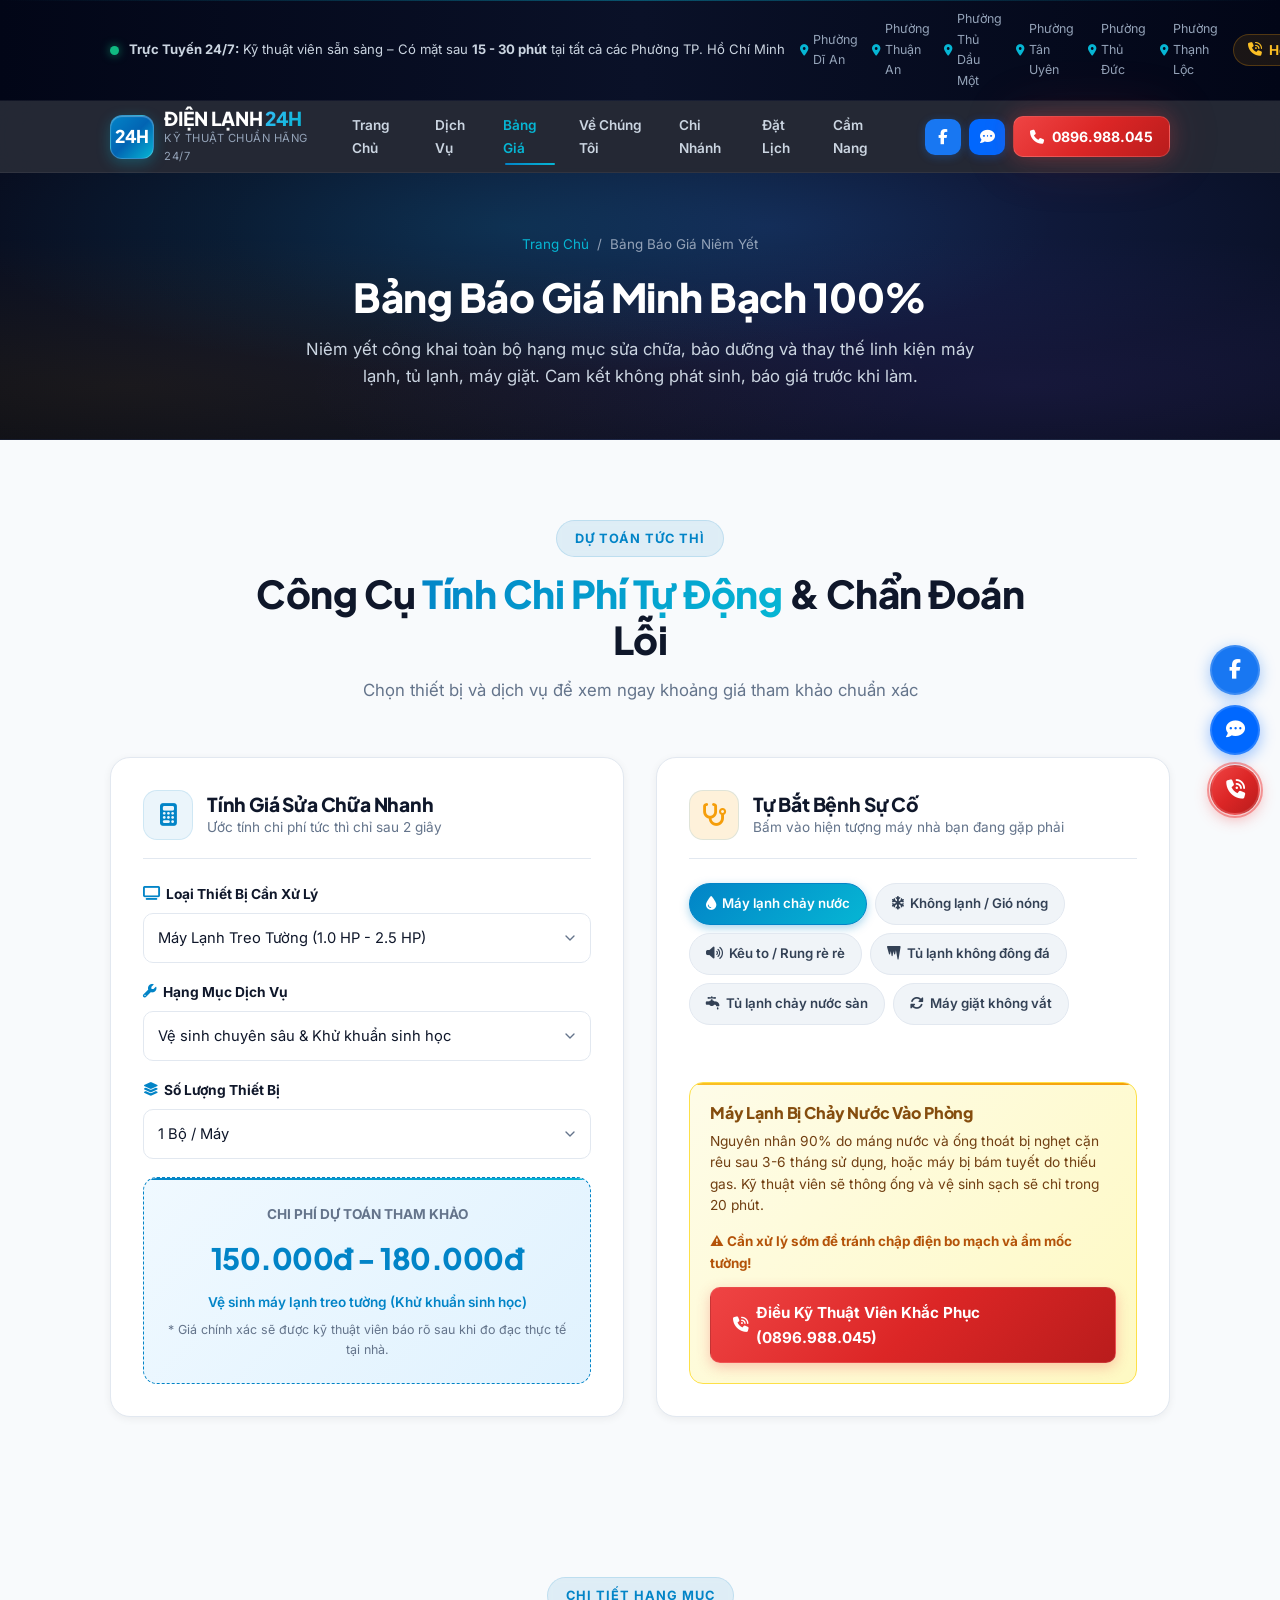
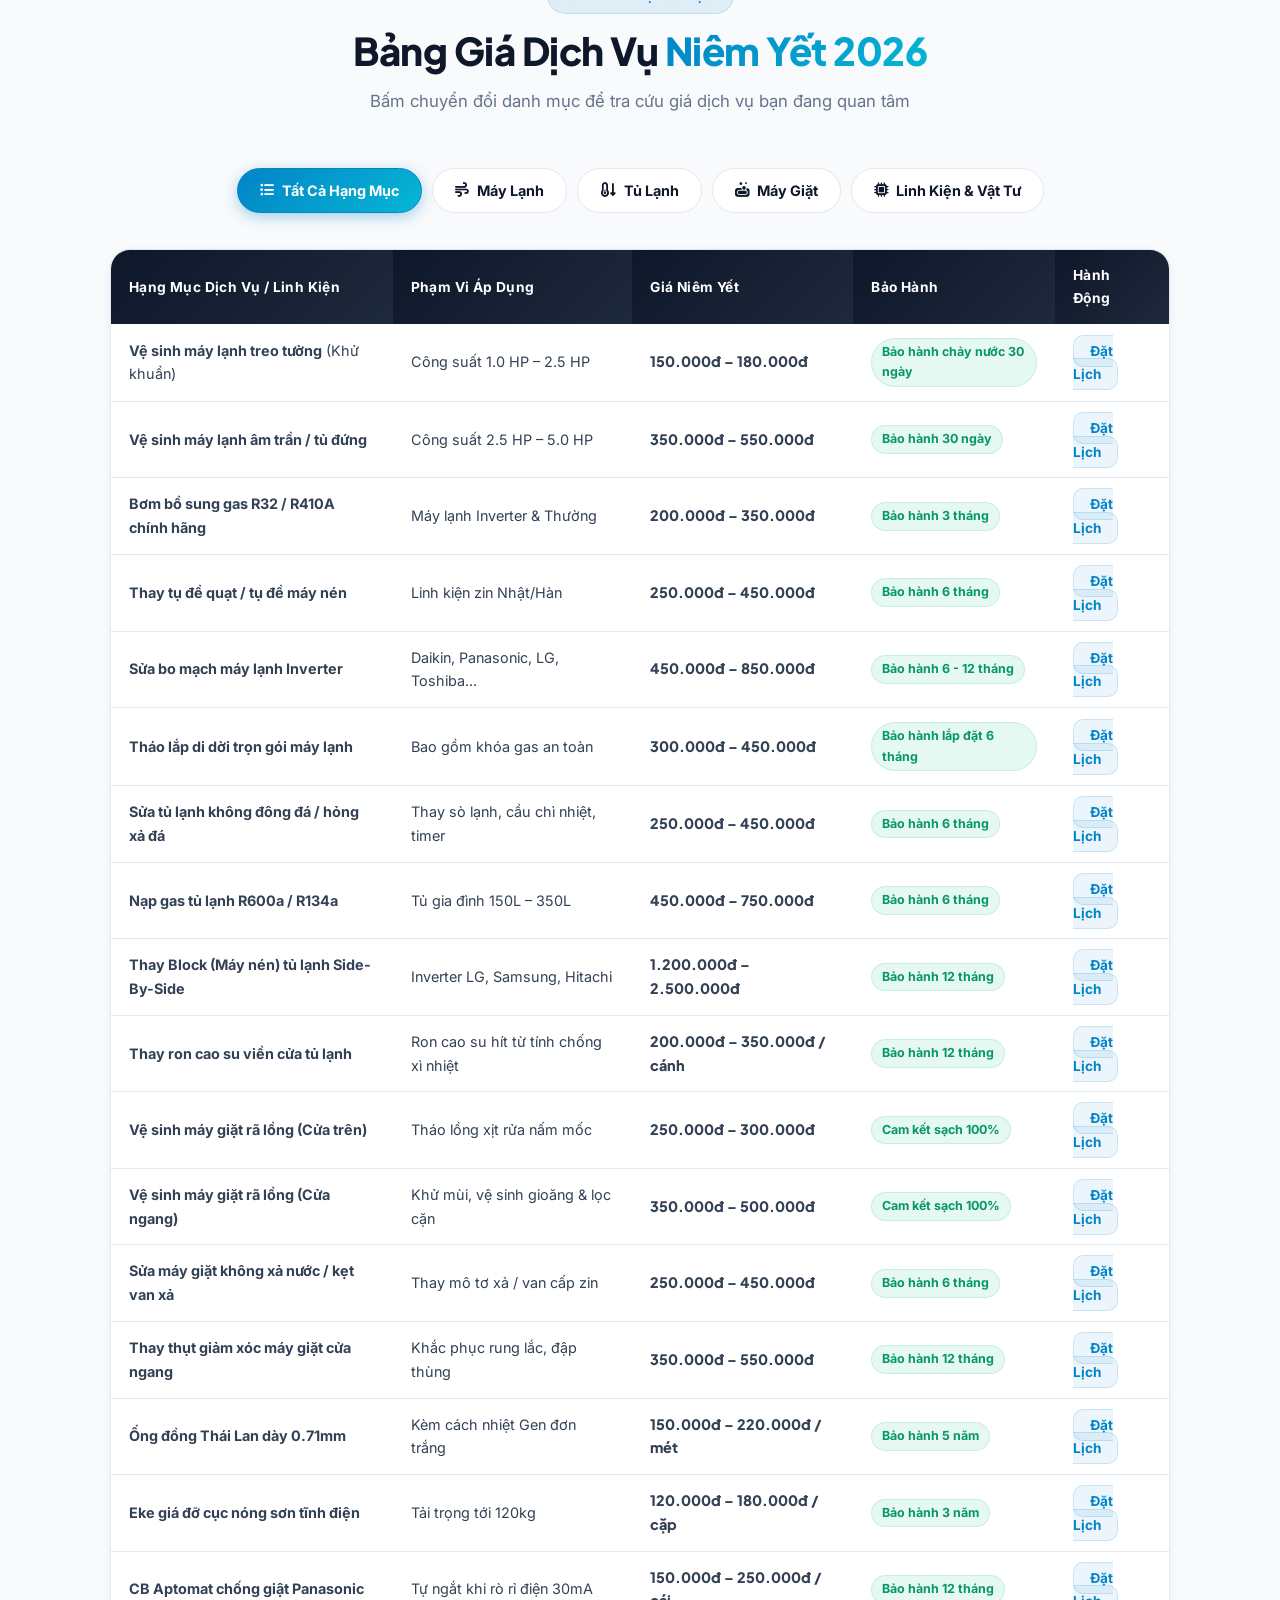
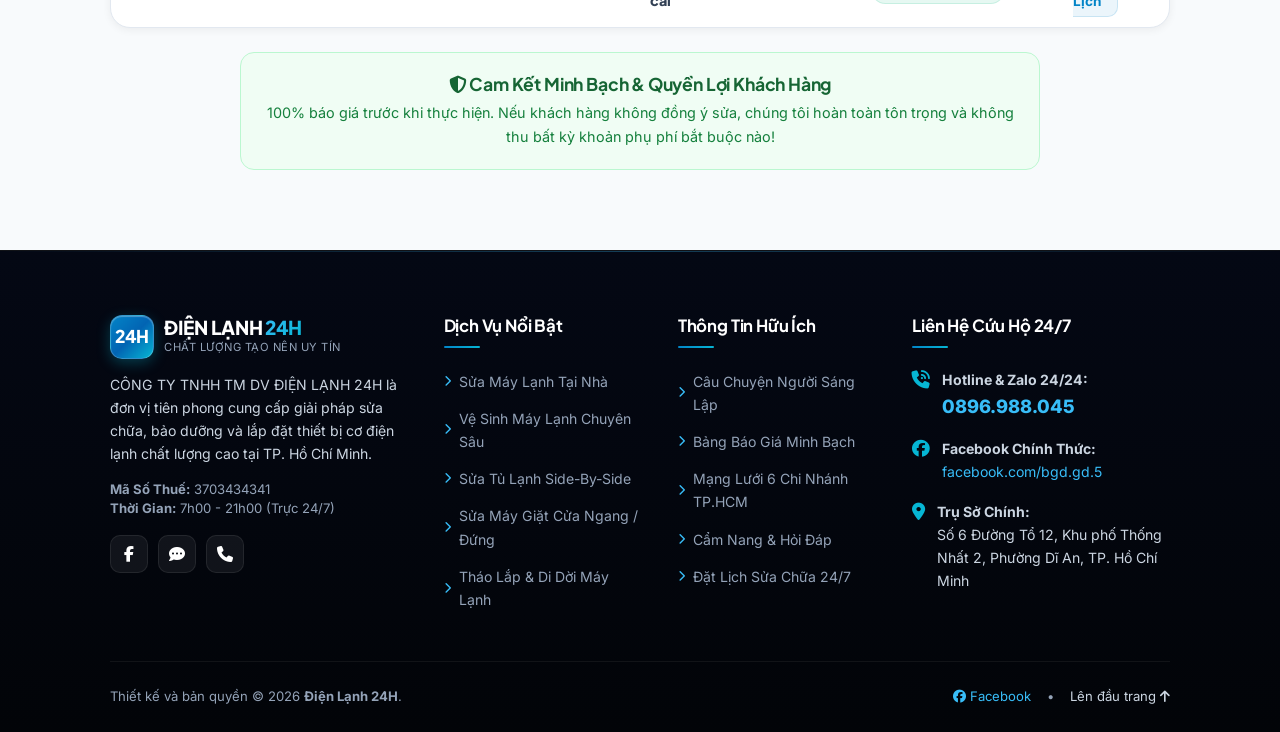
<file: bang-gia.html>
﻿<!DOCTYPE html>
<html lang="vi">
<head>
  <meta charset="UTF-8">
  <meta name="viewport" content="width=device-width, initial-scale=1.0">

  <!-- SEO Meta Tags -->
  <title>Bảng Báo Giá Dịch Vụ Điện Lạnh 2026 - Điện Lạnh 24H TP. Hồ Chí Minh</title>
  <meta name="description" content="Bảng báo giá sửa chữa máy lạnh, vệ sinh máy lạnh, sửa tủ lạnh, sửa máy giặt minh bạch 100% tại TP. Hồ Chí Minh. Tính giá tự động, bảo hành 6 - 12 tháng. Hotline: 0896.988.045">
  <meta name="keywords" content="bảng giá sửa máy lạnh, giá vệ sinh máy lạnh tphcm, giá sửa tủ lạnh, giá sửa máy giặt điện lạnh 24h">
  <meta name="author" content="Điện Lạnh 24H - KS. Nguyễn Việt Hà">
  <link rel="canonical" href="https://dienlanh24h.vn/bang-gia.html">

  <!-- Fonts & Icons -->
  <link rel="preconnect" href="https://fonts.googleapis.com">
  <link rel="preconnect" href="https://fonts.gstatic.com" crossorigin>
  <link href="https://fonts.googleapis.com/css2?family=Inter:wght@300;400;500;600;700&family=Plus+Jakarta+Sans:wght@500;600;700;800&display=swap" rel="stylesheet">
  <link rel="stylesheet" href="https://cdnjs.cloudflare.com/ajax/libs/font-awesome/6.7.2/css/all.min.css">
  <link rel="stylesheet" href="styles.css">
</head>
<body>

  <!-- Top Notification Bar -->
  <div class="top-notification-bar">
    <div class="container top-bar-flex">
      <div class="top-live-status">
        <span class="live-dot"></span>
        <span><strong>Trực Tuyến 24/7:</strong> Kỹ thuật viên sẵn sàng – Có mặt sau <strong>15 - 30 phút</strong> tại tất cả các Phường TP. Hồ Chí Minh</span>
      </div>
      <div class="top-branches-list">
        <span><i class="fa-solid fa-location-dot"></i> Phường Dĩ An</span>
        <span><i class="fa-solid fa-location-dot"></i> Phường Thuận An</span>
        <span><i class="fa-solid fa-location-dot"></i> Phường Thủ Dầu Một</span>
        <span><i class="fa-solid fa-location-dot"></i> Phường Tân Uyên</span>
        <span><i class="fa-solid fa-location-dot"></i> Phường Thủ Đức</span>
        <span><i class="fa-solid fa-location-dot"></i> Phường Thạnh Lộc</span>
      </div>
      <a href="tel:0896988045" class="top-hotline-badge">
        <i class="fa-solid fa-phone-volume"></i> Hotline: 0896.988.045
      </a>
    </div>
  </div>

  <!-- Header -->
  <header class="site-header">
    <div class="container header-inner">
      <a href="index.html" class="brand-logo">
        <div class="brand-badge-icon">24H</div>
        <div class="brand-text">
          <div class="logo-title">ĐIỆN LẠNH <span>24H</span></div>
          <p>Kỹ Thuật Chuẩn Hãng 24/7</p>
        </div>
      </a>

      <nav class="main-nav">
        <a href="index.html" class="nav-link">Trang Chủ</a>
        <a href="dich-vu.html" class="nav-link">Dịch Vụ</a>
        <a href="bang-gia.html" class="nav-link active">Bảng Giá</a>
        <a href="ve-chung-toi.html" class="nav-link">Về Chúng Tôi</a>
        <a href="chi-nhanh.html" class="nav-link">Chi Nhánh</a>
        <a href="dat-lich.html" class="nav-link">Đặt Lịch</a>
        <a href="cam-nang.html" class="nav-link">Cẩm Nang</a>
      </nav>

      <div class="header-actions">
        <a href="https://www.facebook.com/bgd.gd.5" target="_blank" rel="noopener" class="btn-header-social btn-social-fb" title="Facebook Điện Lạnh 24H"><i class="fa-brands fa-facebook-f"></i></a>
        <a href="https://zalo.me/0896988045" target="_blank" rel="noopener" class="btn-header-social btn-social-zalo" title="Chat Zalo Tư Vấn"><i class="fa-solid fa-comment-dots"></i></a>
        <a href="tel:0896988045" class="btn-header-call"><i class="fa-solid fa-phone"></i><span>0896.988.045</span></a>
        <button class="mobile-menu-toggle" id="mobileMenuBtn" aria-label="Mở Menu"><i class="fa-solid fa-bars"></i></button>
      </div>
    </div>
  </header>

    <!-- Mobile Navigation Overlay -->
  <div class="mobile-nav-overlay" id="mobileOverlay"></div>

  <!-- Mobile Drawer Menu -->
  <div class="mobile-nav-drawer" id="mobileDrawer">
    <div class="mobile-drawer-header">
      <div class="brand-logo">
        <div class="brand-badge-icon">24H</div>
        <div class="brand-text"><div class="logo-title">ĐIỆN LẠNH <span>24H</span></div></div>
      </div>
      <button id="closeDrawerBtn" class="drawer-close-btn" aria-label="Dong Menu"><i class="fa-solid fa-xmark"></i></button>
    </div>
    <div class="drawer-links">
      <a href="index.html" class="drawer-link"><i class="fa-solid fa-house"></i> Trang Chủ</a>
      <a href="dich-vu.html" class="drawer-link"><i class="fa-solid fa-screwdriver-wrench"></i> Dịch Vụ Điện Lạnh</a>
      <a href="bang-gia.html" class="drawer-link active"><i class="fa-solid fa-file-invoice-dollar"></i> Bảng Báo Giá</a>
      <a href="ve-chung-toi.html" class="drawer-link"><i class="fa-solid fa-award"></i> Về Chúng Tôi</a>
      <a href="chi-nhanh.html" class="drawer-link"><i class="fa-solid fa-map-location-dot"></i> Hệ Thống Chi Nhánh</a>
      <a href="dat-lich.html" class="drawer-link"><i class="fa-solid fa-calendar-check"></i> Đặt Lịch Sửa Chữa</a>
      <a href="cam-nang.html" class="drawer-link"><i class="fa-solid fa-book-open"></i> Cẩm Nang & Hỏi Đáp</a>
      
      <div style="display:flex; gap:10px; margin-top:15px;">
        <a href="https://www.facebook.com/bgd.gd.5" target="_blank" rel="noopener" class="btn-primary-glow" style="flex:1; padding:10px; font-size:0.9rem; background:#1877f2;"><i class="fa-brands fa-facebook"></i> Facebook</a>
        <a href="https://zalo.me/0896988045" target="_blank" rel="noopener" class="btn-primary-glow" style="flex:1; padding:10px; font-size:0.9rem; background:#0068ff;"><i class="fa-solid fa-comment-dots"></i> Zalo</a>
      </div>

      <a href="tel:0896988045" class="btn-header-call" style="margin-top:10px; text-align:center; justify-content:center;">
        <i class="fa-solid fa-phone"></i> Gọi Ngay 0896.988.045
      </a>
    </div>
  </div>

  <main>
    <!-- Subpage Hero Banner -->
    <section class="page-hero-banner">
      <div class="container">
        <div class="breadcrumb-nav">
          <a href="index.html">Trang Chủ</a>
          <span>/</span>
          <span>Bảng Báo Giá Niêm Yết</span>
        </div>
        <h1 class="page-hero-title">Bảng Báo Giá <span>Minh Bạch 100%</span></h1>
        <p class="page-hero-desc">Niêm yết công khai toàn bộ hạng mục sửa chữa, bảo dưỡng và thay thế linh kiện máy lạnh, tủ lạnh, máy giặt. Cam kết không phát sinh, báo giá trước khi làm.</p>
      </div>
    </section>

    <!-- Smart Cost Estimator & Diagnostic Section -->
    <section class="tools-section">
      <div class="container">
        <div class="section-header">
          <span class="section-tag">Dự Toán Tức Thì</span>
          <h2 class="section-title">Công Cụ <span>Tính Chi Phí Tự Động</span> & Chẩn Đoán Lỗi</h2>
          <p class="section-subtitle">Chọn thiết bị và dịch vụ để xem ngay khoảng giá tham khảo chuẩn xác</p>
        </div>

        <div class="tools-grid">
          <!-- Cost Calculator Card -->
          <div class="tool-card">
            <div class="tool-header">
              <div class="tool-icon"><i class="fa-solid fa-calculator"></i></div>
              <div>
                <h3 class="tool-title">Tính Giá Sửa Chữa Nhanh</h3>
                <p class="tool-desc">Ước tính chi phí tức thì chỉ sau 2 giây</p>
              </div>
            </div>

            <div class="form-group-custom">
              <label class="form-label" for="estimateDevice"><i class="fa-solid fa-tv"></i> Loại Thiết Bị Cần Xử Lý</label>
              <select id="estimateDevice" class="form-select-custom">
                <option value="ac_wall">Máy Lạnh Treo Tường (1.0 HP - 2.5 HP)</option>
                <option value="ac_cassette">Máy Lạnh Âm Trần / Tủ Đứng / Multi</option>
                <option value="fridge_home">Tủ Lạnh Gia Đình (1 - 2 Cánh)</option>
                <option value="fridge_sidebyside">Tủ Lạnh Side-By-Side Inverter (3 - 4 Cánh)</option>
                <option value="wm_top">Máy Giặt Lồng Đứng (Cửa Trên)</option>
                <option value="wm_front">Máy Giặt Lồng Ngang (Cửa Trước)</option>
              </select>
            </div>

            <div class="form-group-custom">
              <label class="form-label" for="estimateService"><i class="fa-solid fa-wrench"></i> Hạng Mục Dịch Vụ</label>
              <select id="estimateService" class="form-select-custom">
                <option value="vesinh">Vệ sinh chuyên sâu & Khử khuẩn sinh học</option>
                <option value="napgas">Kiểm tra & Nạp bổ sung gas chính hãng</option>
                <option value="suachua">Sửa chữa sự cố kỹ thuật / Thay linh kiện</option>
                <option value="thaolap">Tháo dỡ, di dời & Lắp đặt vị trí mới</option>
              </select>
            </div>

            <div class="form-group-custom">
              <label class="form-label" for="estimateQty"><i class="fa-solid fa-layer-group"></i> Số Lượng Thiết Bị</label>
              <select id="estimateQty" class="form-select-custom">
                <option value="1">1 Bộ / Máy</option>
                <option value="2">2 Bộ / Máy (Ưu đãi 10%)</option>
                <option value="3">3 Bộ / Máy (Ưu đãi 15%)</option>
                <option value="5">Từ 5 Bộ trở lên (Giá sỉ xí nghiệp)</option>
              </select>
            </div>

            <div class="estimate-result-box">
              <span class="estimate-result-title" style="font-size:0.85rem; color:#64748b; font-weight:700;">CHI PHÍ DỰ TOÁN THAM KHẢO</span>
              <div class="estimate-price-value" id="estimatePriceDisplay">150.000đ - 180.000đ</div>
              <p class="estimate-service-name" id="estimateServiceDetail" style="font-size:0.85rem; font-weight:600; color:#0284c7; margin-bottom:6px;">Vệ sinh máy lạnh treo tường</p>
              <p class="estimate-note">* Giá chính xác sẽ được kỹ thuật viên báo rõ sau khi đo đạc thực tế tại nhà.</p>
            </div>
          </div>

          <!-- Diagnostic Card -->
          <div class="tool-card">
            <div class="tool-header">
              <div class="tool-icon" style="background:rgba(245,158,11,0.15); color:var(--amber);"><i class="fa-solid fa-stethoscope"></i></div>
              <div>
                <h3 class="tool-title">Tự Bắt Bệnh Sự Cố</h3>
                <p class="tool-desc">Bấm vào hiện tượng máy nhà bạn đang gặp phải</p>
              </div>
            </div>

            <div class="diagnostic-chips">
              <button class="symptom-chip active" data-symptom="ac-chay-nuoc"><i class="fa-solid fa-droplet"></i> Máy lạnh chảy nước</button>
              <button class="symptom-chip" data-symptom="ac-khong-lanh"><i class="fa-solid fa-snowflake"></i> Không lạnh / Gió nóng</button>
              <button class="symptom-chip" data-symptom="ac-keu-to"><i class="fa-solid fa-volume-high"></i> Kêu to / Rung rè rè</button>
              <button class="symptom-chip" data-symptom="tu-khong-dong"><i class="fa-solid fa-icicles"></i> Tủ lạnh không đông đá</button>
              <button class="symptom-chip" data-symptom="tu-chay-nuoc"><i class="fa-solid fa-faucet-drip"></i> Tủ lạnh chảy nước sàn</button>
              <button class="symptom-chip" data-symptom="mg-khong-vat"><i class="fa-solid fa-rotate"></i> Máy giặt không vắt</button>
            </div>

            <div class="diagnostic-advice-box" id="diagnosticAdviceBox">
              <h4 class="advice-title" id="adviceTitle">Máy Lạnh Bị Chảy Nước Vào Phòng</h4>
              <p class="advice-desc" id="adviceDesc">Nguyên nhân 90% do máng nước và ống thoát bị nghẹt cặn rêu sau 3-6 tháng sử dụng, hoặc máy bị bám tuyết do thiếu gas.</p>
              <div style="font-size:0.84rem; font-weight:700; color:#b45309; margin-bottom:12px;" id="adviceUrgency">⚠️ Cần xử lý sớm để tránh chập điện bo mạch và ẩm mốc tường!</div>
              <div class="advice-actions">
                <a href="tel:0896988045" class="btn-sos-call"><i class="fa-solid fa-phone-volume"></i> Điều Kỹ Thuật Viên Khắc Phục (0896.988.045)</a>
              </div>
            </div>
          </div>
        </div>
      </div>
    </section>

    <!-- Pricing Tables Section -->
    <section class="pricing-section">
      <div class="container">
        <div class="section-header">
          <span class="section-tag">Chi Tiết Hạng Mục</span>
          <h2 class="section-title">Bảng Giá Dịch Vụ <span>Niêm Yết 2026</span></h2>
          <p class="section-subtitle">Bấm chuyển đổi danh mục để tra cứu giá dịch vụ bạn đang quan tâm</p>
        </div>

        <div class="pricing-filter-tabs">
          <button class="pricing-tab-btn active" data-category="all"><i class="fa-solid fa-list-ul"></i> Tất Cả Hạng Mục</button>
          <button class="pricing-tab-btn" data-category="maylanh"><i class="fa-solid fa-wind"></i> Máy Lạnh</button>
          <button class="pricing-tab-btn" data-category="tulanh"><i class="fa-solid fa-temperature-arrow-down"></i> Tủ Lạnh</button>
          <button class="pricing-tab-btn" data-category="maygiat"><i class="fa-solid fa-soap"></i> Máy Giặt</button>
          <button class="pricing-tab-btn" data-category="linhkien"><i class="fa-solid fa-microchip"></i> Linh Kiện & Vật Tư</button>
        </div>

        <div class="pricing-table-container">
          <table class="pricing-table">
            <thead>
              <tr>
                <th>Hạng Mục Dịch Vụ / Linh Kiện</th>
                <th>Phạm Vi Áp Dụng</th>
                <th>Giá Niêm Yết</th>
                <th>Bảo Hành</th>
                <th>Hành Động</th>
              </tr>
            </thead>
            <tbody>
              <!-- Máy Lạnh -->
              <tr data-category="maylanh">
                <td><strong>Vệ sinh máy lạnh treo tường</strong> (Khử khuẩn)</td>
                <td>Công suất 1.0 HP – 2.5 HP</td>
                <td class="price-highlight">150.000đ – 180.000đ</td>
                <td><span class="warranty-badge">Bảo hành chảy nước 30 ngày</span></td>
                <td><a href="dat-lich.html" class="btn-service-book">Đặt Lịch</a></td>
              </tr>
              <tr data-category="maylanh">
                <td><strong>Vệ sinh máy lạnh âm trần / tủ đứng</strong></td>
                <td>Công suất 2.5 HP – 5.0 HP</td>
                <td class="price-highlight">350.000đ – 550.000đ</td>
                <td><span class="warranty-badge">Bảo hành 30 ngày</span></td>
                <td><a href="dat-lich.html" class="btn-service-book">Đặt Lịch</a></td>
              </tr>
              <tr data-category="maylanh">
                <td><strong>Bơm bổ sung gas R32 / R410A chính hãng</strong></td>
                <td>Máy lạnh Inverter & Thường</td>
                <td class="price-highlight">200.000đ – 350.000đ</td>
                <td><span class="warranty-badge">Bảo hành 3 tháng</span></td>
                <td><a href="dat-lich.html" class="btn-service-book">Đặt Lịch</a></td>
              </tr>
              <tr data-category="maylanh">
                <td><strong>Thay tụ đề quạt / tụ đề máy nén</strong></td>
                <td>Linh kiện zin Nhật/Hàn</td>
                <td class="price-highlight">250.000đ – 450.000đ</td>
                <td><span class="warranty-badge">Bảo hành 6 tháng</span></td>
                <td><a href="dat-lich.html" class="btn-service-book">Đặt Lịch</a></td>
              </tr>
              <tr data-category="maylanh">
                <td><strong>Sửa bo mạch máy lạnh Inverter</strong></td>
                <td>Daikin, Panasonic, LG, Toshiba...</td>
                <td class="price-highlight">450.000đ – 850.000đ</td>
                <td><span class="warranty-badge">Bảo hành 6 - 12 tháng</span></td>
                <td><a href="dat-lich.html" class="btn-service-book">Đặt Lịch</a></td>
              </tr>
              <tr data-category="maylanh">
                <td><strong>Tháo lắp di dời trọn gói máy lạnh</strong></td>
                <td>Bao gồm khóa gas an toàn</td>
                <td class="price-highlight">300.000đ – 450.000đ</td>
                <td><span class="warranty-badge">Bảo hành lắp đặt 6 tháng</span></td>
                <td><a href="dat-lich.html" class="btn-service-book">Đặt Lịch</a></td>
              </tr>

              <!-- Tủ Lạnh -->
              <tr data-category="tulanh">
                <td><strong>Sửa tủ lạnh không đông đá / hỏng xả đá</strong></td>
                <td>Thay sò lạnh, cầu chì nhiệt, timer</td>
                <td class="price-highlight">250.000đ – 450.000đ</td>
                <td><span class="warranty-badge">Bảo hành 6 tháng</span></td>
                <td><a href="dat-lich.html" class="btn-service-book">Đặt Lịch</a></td>
              </tr>
              <tr data-category="tulanh">
                <td><strong>Nạp gas tủ lạnh R600a / R134a</strong></td>
                <td>Tủ gia đình 150L – 350L</td>
                <td class="price-highlight">450.000đ – 750.000đ</td>
                <td><span class="warranty-badge">Bảo hành 6 tháng</span></td>
                <td><a href="dat-lich.html" class="btn-service-book">Đặt Lịch</a></td>
              </tr>
              <tr data-category="tulanh">
                <td><strong>Thay Block (Máy nén) tủ lạnh Side-By-Side</strong></td>
                <td>Inverter LG, Samsung, Hitachi</td>
                <td class="price-highlight">1.200.000đ – 2.500.000đ</td>
                <td><span class="warranty-badge">Bảo hành 12 tháng</span></td>
                <td><a href="dat-lich.html" class="btn-service-book">Đặt Lịch</a></td>
              </tr>
              <tr data-category="tulanh">
                <td><strong>Thay ron cao su viền cửa tủ lạnh</strong></td>
                <td>Ron cao su hít từ tính chống xì nhiệt</td>
                <td class="price-highlight">200.000đ – 350.000đ / cánh</td>
                <td><span class="warranty-badge">Bảo hành 12 tháng</span></td>
                <td><a href="dat-lich.html" class="btn-service-book">Đặt Lịch</a></td>
              </tr>

              <!-- Máy Giặt -->
              <tr data-category="maygiat">
                <td><strong>Vệ sinh máy giặt rã lồng (Cửa trên)</strong></td>
                <td>Tháo lồng xịt rửa nấm mốc</td>
                <td class="price-highlight">250.000đ – 300.000đ</td>
                <td><span class="warranty-badge">Cam kết sạch 100%</span></td>
                <td><a href="dat-lich.html" class="btn-service-book">Đặt Lịch</a></td>
              </tr>
              <tr data-category="maygiat">
                <td><strong>Vệ sinh máy giặt rã lồng (Cửa ngang)</strong></td>
                <td>Khử mùi, vệ sinh gioăng & lọc cặn</td>
                <td class="price-highlight">350.000đ – 500.000đ</td>
                <td><span class="warranty-badge">Cam kết sạch 100%</span></td>
                <td><a href="dat-lich.html" class="btn-service-book">Đặt Lịch</a></td>
              </tr>
              <tr data-category="maygiat">
                <td><strong>Sửa máy giặt không xả nước / kẹt van xả</strong></td>
                <td>Thay mô tơ xả / van cấp zin</td>
                <td class="price-highlight">250.000đ – 450.000đ</td>
                <td><span class="warranty-badge">Bảo hành 6 tháng</span></td>
                <td><a href="dat-lich.html" class="btn-service-book">Đặt Lịch</a></td>
              </tr>
              <tr data-category="maygiat">
                <td><strong>Thay thụt giảm xóc máy giặt cửa ngang</strong></td>
                <td>Khắc phục rung lắc, đập thùng</td>
                <td class="price-highlight">350.000đ – 550.000đ</td>
                <td><span class="warranty-badge">Bảo hành 12 tháng</span></td>
                <td><a href="dat-lich.html" class="btn-service-book">Đặt Lịch</a></td>
              </tr>

              <!-- Linh Kiện & Vật Tư -->
              <tr data-category="linhkien">
                <td><strong>Ống đồng Thái Lan dày 0.71mm</strong></td>
                <td>Kèm cách nhiệt Gen đơn trắng</td>
                <td class="price-highlight">150.000đ – 220.000đ / mét</td>
                <td><span class="warranty-badge">Bảo hành 5 năm</span></td>
                <td><a href="dat-lich.html" class="btn-service-book">Đặt Lịch</a></td>
              </tr>
              <tr data-category="linhkien">
                <td><strong>Eke giá đỡ cục nóng sơn tĩnh điện</strong></td>
                <td>Tải trọng tới 120kg</td>
                <td class="price-highlight">120.000đ – 180.000đ / cặp</td>
                <td><span class="warranty-badge">Bảo hành 3 năm</span></td>
                <td><a href="dat-lich.html" class="btn-service-book">Đặt Lịch</a></td>
              </tr>
              <tr data-category="linhkien">
                <td><strong>CB Aptomat chống giật Panasonic</strong></td>
                <td>Tự ngắt khi rò rỉ điện 30mA</td>
                <td class="price-highlight">150.000đ – 250.000đ / cái</td>
                <td><span class="warranty-badge">Bảo hành 12 tháng</span></td>
                <td><a href="dat-lich.html" class="btn-service-book">Đặt Lịch</a></td>
              </tr>
            </tbody>
          </table>
        </div>

        <div style="background:#f0fdf4; border:1px solid #bbf7d0; border-radius:var(--radius-md); padding:20px; text-align:center; max-width:800px; margin:0 auto;">
          <h4 style="color:#166534; font-size:1.1rem; margin-bottom:6px;"><i class="fa-solid fa-shield-halved"></i> Cam Kết Minh Bạch & Quyền Lợi Khách Hàng</h4>
          <p style="color:#15803d; font-size:0.9rem;">100% báo giá trước khi thực hiện. Nếu khách hàng không đồng ý sửa, chúng tôi hoàn toàn tôn trọng và không thu bất kỳ khoản phụ phí bắt buộc nào!</p>
        </div>
      </div>
    </section>
  </main>

  <!-- Footer -->
  <footer class="site-footer">
    <div class="container">
      <div class="footer-grid">
        <div class="footer-col">
          <div class="brand-logo">
            <div class="brand-badge-icon">24H</div>
            <div class="brand-text">
              <div class="logo-title">ĐIỆN LẠNH <span>24H</span></div>
              <p>Chất Lượng Tạo Nên Uy Tín</p>
            </div>
          </div>
          <p class="footer-company-desc">
            CÔNG TY TNHH TM DV ĐIỆN LẠNH 24H là đơn vị tiên phong cung cấp giải pháp sửa chữa, bảo dưỡng và lắp đặt thiết bị cơ điện lạnh chất lượng cao tại TP. Hồ Chí Minh.
          </p>
          <div class="footer-tax-info">
            <strong>Mã Số Thuế:</strong> 3703434341<br>
            <strong>Thời Gian:</strong> 7h00 - 21h00 (Trực 24/7)
          </div>
          <div class="footer-social-links">
            <a href="https://www.facebook.com/bgd.gd.5" target="_blank" rel="noopener" class="footer-social-btn" title="Facebook Điện Lạnh 24H"><i class="fa-brands fa-facebook-f"></i></a>
            <a href="https://zalo.me/0896988045" target="_blank" rel="noopener" class="footer-social-btn" title="Zalo Điện Lạnh 24H"><i class="fa-solid fa-comment-dots"></i></a>
            <a href="tel:0896988045" class="footer-social-btn" title="Gọi Điện Thoại"><i class="fa-solid fa-phone"></i></a>
          </div>
        </div>

        <div class="footer-col">
          <h4>Dịch Vụ Nổi Bật</h4>
          <ul class="footer-links-list">
            <li><a href="dich-vu.html"><i class="fa-solid fa-chevron-right"></i> Sửa Máy Lạnh Tại Nhà</a></li>
            <li><a href="dich-vu.html"><i class="fa-solid fa-chevron-right"></i> Vệ Sinh Máy Lạnh Chuyên Sâu</a></li>
            <li><a href="dich-vu.html"><i class="fa-solid fa-chevron-right"></i> Sửa Tủ Lạnh Side-By-Side</a></li>
            <li><a href="dich-vu.html"><i class="fa-solid fa-chevron-right"></i> Sửa Máy Giặt Cửa Ngang / Đứng</a></li>
            <li><a href="dich-vu.html"><i class="fa-solid fa-chevron-right"></i> Tháo Lắp & Di Dời Máy Lạnh</a></li>
          </ul>
        </div>

        <div class="footer-col">
          <h4>Thông Tin Hữu Ích</h4>
          <ul class="footer-links-list">
            <li><a href="ve-chung-toi.html"><i class="fa-solid fa-chevron-right"></i> Câu Chuyện Người Sáng Lập</a></li>
            <li><a href="bang-gia.html"><i class="fa-solid fa-chevron-right"></i> Bảng Báo Giá Minh Bạch</a></li>
            <li><a href="chi-nhanh.html"><i class="fa-solid fa-chevron-right"></i> Mạng Lưới 6 Chi Nhánh TP.HCM</a></li>
            <li><a href="cam-nang.html"><i class="fa-solid fa-chevron-right"></i> Cẩm Nang & Hỏi Đáp</a></li>
            <li><a href="dat-lich.html"><i class="fa-solid fa-chevron-right"></i> Đặt Lịch Sửa Chữa 24/7</a></li>
          </ul>
        </div>

        <div class="footer-col">
          <h4>Liên Hệ Cứu Hộ 24/7</h4>
          <div class="footer-contact-item">
            <i class="fa-solid fa-phone-volume"></i>
            <div>
              <strong>Hotline & Zalo 24/24:</strong><br>
              <a href="tel:0896988045" style="color:#38bdf8; font-size:1.15rem; font-weight:800;">0896.988.045</a>
            </div>
          </div>
          <div class="footer-contact-item">
            <i class="fa-brands fa-facebook"></i>
            <div>
              <strong>Facebook Chính Thức:</strong><br>
              <a href="https://www.facebook.com/bgd.gd.5" target="_blank" rel="noopener" style="color:#38bdf8;">facebook.com/bgd.gd.5</a>
            </div>
          </div>
          <div class="footer-contact-item">
            <i class="fa-solid fa-location-dot"></i>
            <div>
              <strong>Trụ Sở Chính:</strong><br>
              Số 6 Đường Tổ 12, Khu phố Thống Nhất 2, Phường Dĩ An, TP. Hồ Chí Minh
            </div>
          </div>
        </div>
      </div>

      <div class="footer-bottom-bar">
        <div>Thiết kế và bản quyền © 2026 <strong>Điện Lạnh 24H</strong>.</div>
        <div style="display:flex; gap:16px; align-items:center;">
          <a href="https://www.facebook.com/bgd.gd.5" target="_blank" rel="noopener" style="color:#38bdf8;"><i class="fa-brands fa-facebook"></i> Facebook</a>
          <span>•</span>
          <a href="#home">Lên đầu trang <i class="fa-solid fa-arrow-up"></i></a>
        </div>
      </div>
    </div>
  </footer>

  <!-- Floating Contact Panel -->
  <div class="floating-contact-panel">
    <a href="https://www.facebook.com/bgd.gd.5" target="_blank" rel="noopener" class="float-btn float-fb" title="Facebook Điện Lạnh 24H"><i class="fa-brands fa-facebook-f"></i></a>
    <a href="https://zalo.me/0896988045" target="_blank" rel="noopener" class="float-btn float-zalo" title="Chat Zalo 0896.988.045"><i class="fa-solid fa-comment-dots"></i></a>
    <a href="tel:0896988045" class="float-btn float-phone" title="Gọi Cứu Hộ 0896.988.045"><i class="fa-solid fa-phone-volume"></i></a>
    <button class="float-btn float-top" id="scrollToTopBtn" aria-label="Lên đầu trang"><i class="fa-solid fa-chevron-up"></i></button>
  </div>

  <!-- Mobile Sticky Bottom Bar -->
  <div class="mobile-bottom-bar">
    <a href="index.html" class="bottom-bar-item"><i class="fa-solid fa-house"></i><span>Trang Chủ</span></a>
    <a href="dich-vu.html" class="bottom-bar-item"><i class="fa-solid fa-screwdriver-wrench"></i><span>Dịch Vụ</span></a>
    <a href="bang-gia.html" class="bottom-bar-item active"><i class="fa-solid fa-file-invoice-dollar"></i><span>Bảng Giá</span></a>
    <a href="chi-nhanh.html" class="bottom-bar-item"><i class="fa-solid fa-map-location-dot"></i><span>Chi Nhánh</span></a>
    <a href="tel:0896988045" class="bottom-bar-item item-call-emergency"><i class="fa-solid fa-phone-volume"></i><span>Gọi Ngay</span></a>
  </div>

  <!-- Live Social Proof Toast -->
  <div class="social-proof-toast" id="socialProofToast">
    <div class="toast-avatar">T</div>
    <div class="toast-text">
      <strong>Anh Tuấn</strong> (KDC Thống Nhất, Phường Dĩ An, TP.HCM)<br>
      <span style="color:#38bdf8;">vừa đặt lịch Vệ sinh 2 máy lạnh Inverter</span> • <small style="color:#94a3b8;">2 phút trước</small>
    </div>
  </div>

  <script src="app.js"></script>
</body>
</html>
</file>
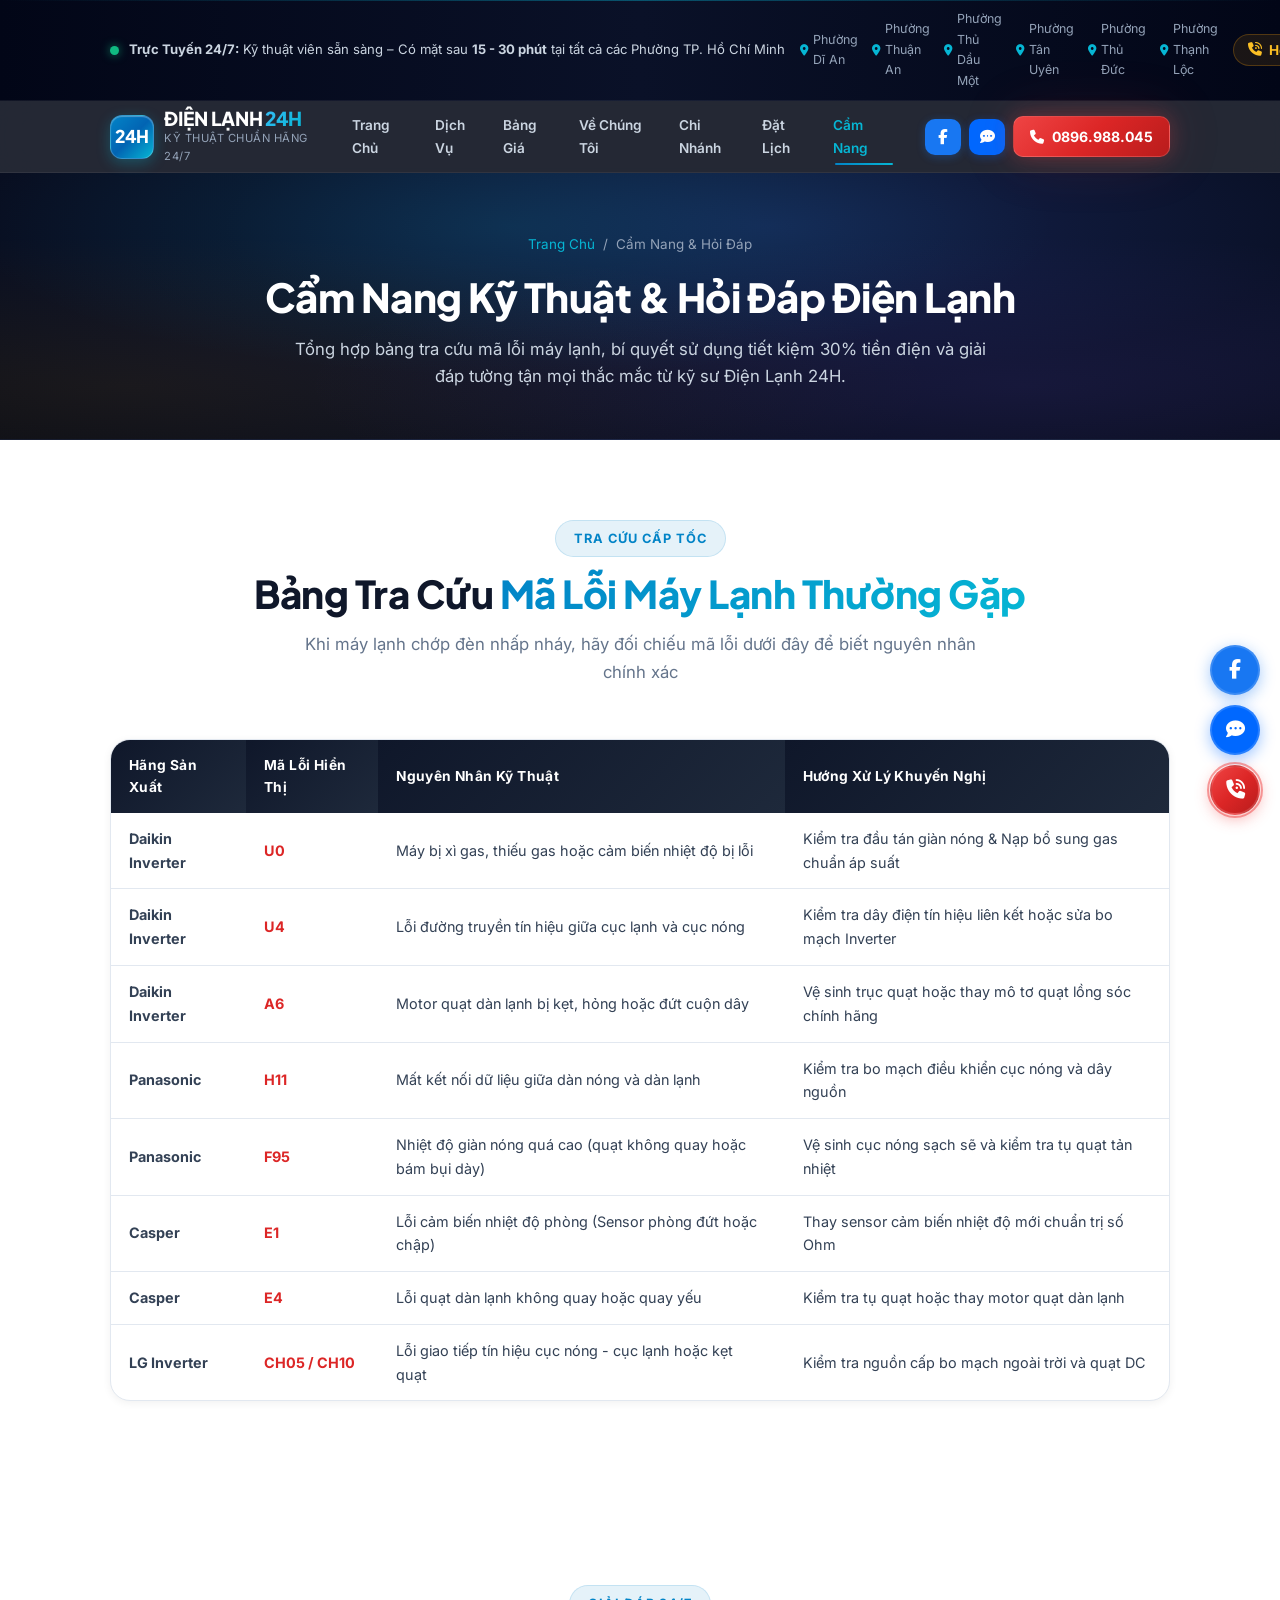
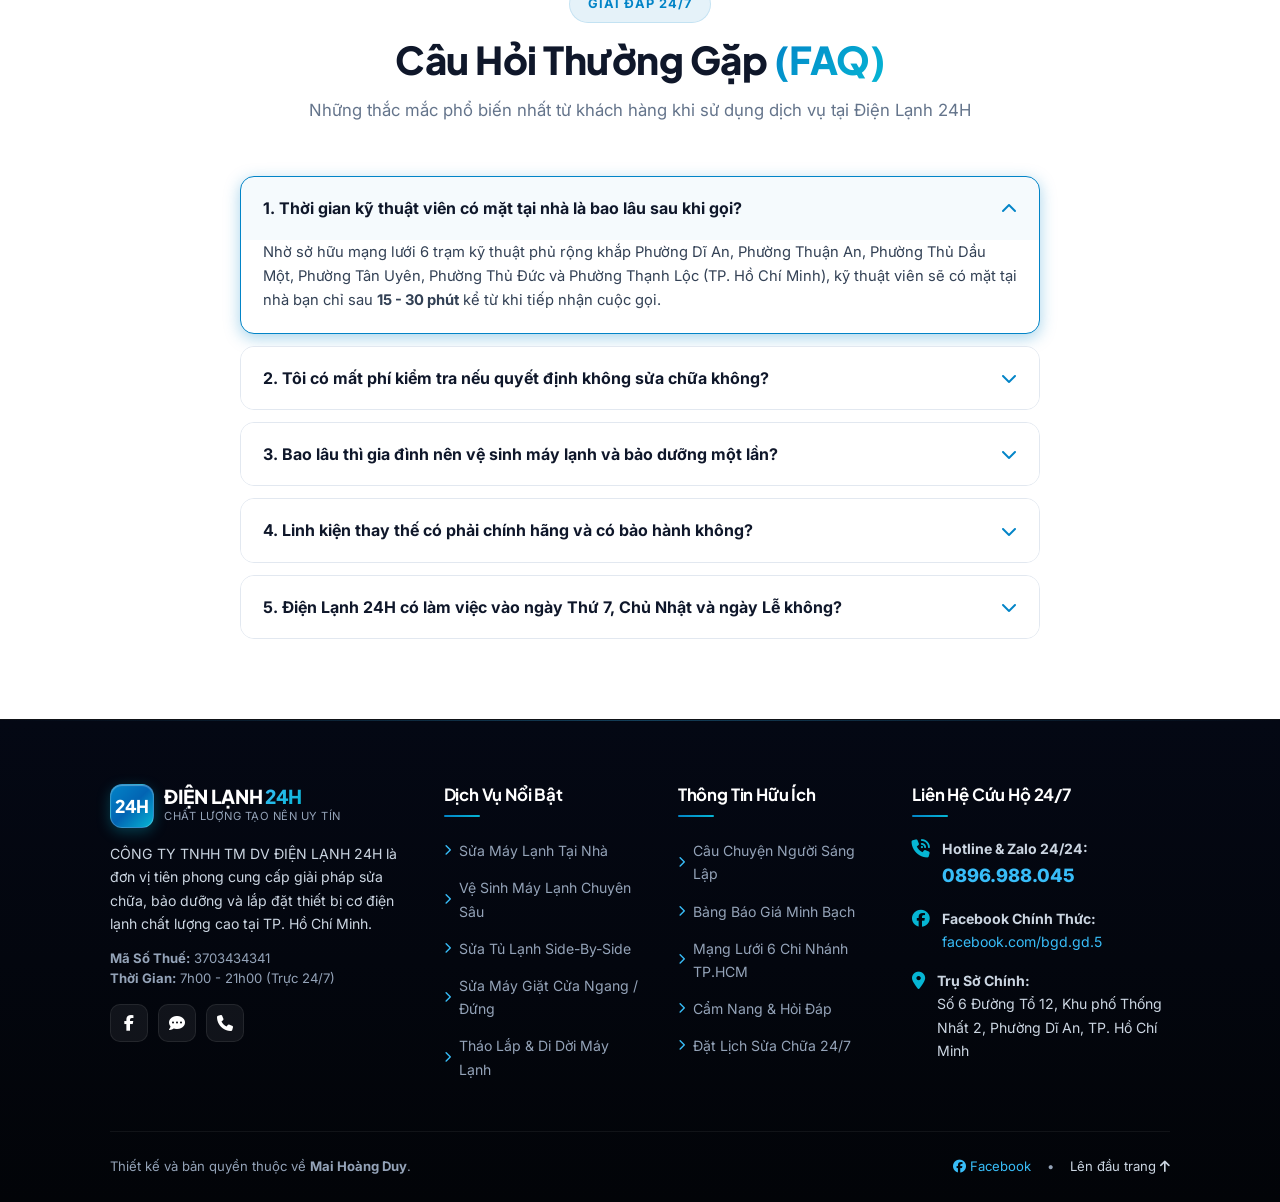
<file: cam-nang.html>
﻿<!DOCTYPE html>
<html lang="vi">
<head>
  <meta charset="UTF-8">
  <meta name="viewport" content="width=device-width, initial-scale=1.0">

  <!-- SEO Meta Tags -->
  <title>Cẩm Nang Điện Lạnh & Hỏi Đáp Thường Gặp - Điện Lạnh 24H TP.HCM</title>
  <meta name="description" content="Tra cứu bảng mã lỗi máy lạnh Daikin, Panasonic, LG, Casper. Cẩm nang sử dụng tiết kiệm điện và giải đáp thắc mắc điện lạnh thường gặp. Hotline: 0896.988.045">
  <meta name="keywords" content="bảng mã lỗi máy lạnh daikin, mã lỗi máy lạnh panasonic, mẹo tiết kiệm điện máy lạnh, hỏi đáp điện lạnh 24h">
  <meta name="author" content="Điện Lạnh 24H - KS. Nguyễn Việt Hà">
  <link rel="canonical" href="https://dienlanh24h.vn/cam-nang.html">

  <!-- Fonts & Icons -->
  <link rel="preconnect" href="https://fonts.googleapis.com">
  <link rel="preconnect" href="https://fonts.gstatic.com" crossorigin>
  <link href="https://fonts.googleapis.com/css2?family=Inter:wght@300;400;500;600;700&family=Plus+Jakarta+Sans:wght@500;600;700;800&display=swap" rel="stylesheet">
  <link rel="stylesheet" href="https://cdnjs.cloudflare.com/ajax/libs/font-awesome/6.7.2/css/all.min.css">
  <link rel="stylesheet" href="styles.css">
</head>
<body>

  <!-- Top Notification Bar -->
  <div class="top-notification-bar">
    <div class="container top-bar-flex">
      <div class="top-live-status">
        <span class="live-dot"></span>
        <span><strong>Trực Tuyến 24/7:</strong> Kỹ thuật viên sẵn sàng – Có mặt sau <strong>15 - 30 phút</strong> tại tất cả các Phường TP. Hồ Chí Minh</span>
      </div>
      <div class="top-branches-list">
        <span><i class="fa-solid fa-location-dot"></i> Phường Dĩ An</span>
        <span><i class="fa-solid fa-location-dot"></i> Phường Thuận An</span>
        <span><i class="fa-solid fa-location-dot"></i> Phường Thủ Dầu Một</span>
        <span><i class="fa-solid fa-location-dot"></i> Phường Tân Uyên</span>
        <span><i class="fa-solid fa-location-dot"></i> Phường Thủ Đức</span>
        <span><i class="fa-solid fa-location-dot"></i> Phường Thạnh Lộc</span>
      </div>
      <a href="tel:0896988045" class="top-hotline-badge">
        <i class="fa-solid fa-phone-volume"></i> Hotline: 0896.988.045
      </a>
    </div>
  </div>

  <!-- Header -->
  <header class="site-header">
    <div class="container header-inner">
      <a href="index.html" class="brand-logo">
        <div class="brand-badge-icon">24H</div>
        <div class="brand-text">
          <div class="logo-title">ĐIỆN LẠNH <span>24H</span></div>
          <p>Kỹ Thuật Chuẩn Hãng 24/7</p>
        </div>
      </a>

      <nav class="main-nav">
        <a href="index.html" class="nav-link">Trang Chủ</a>
        <a href="dich-vu.html" class="nav-link">Dịch Vụ</a>
        <a href="bang-gia.html" class="nav-link">Bảng Giá</a>
        <a href="ve-chung-toi.html" class="nav-link">Về Chúng Tôi</a>
        <a href="chi-nhanh.html" class="nav-link">Chi Nhánh</a>
        <a href="dat-lich.html" class="nav-link">Đặt Lịch</a>
        <a href="cam-nang.html" class="nav-link active">Cẩm Nang</a>
      </nav>

      <div class="header-actions">
        <a href="https://www.facebook.com/bgd.gd.5" target="_blank" rel="noopener" class="btn-header-social btn-social-fb" title="Facebook Điện Lạnh 24H"><i class="fa-brands fa-facebook-f"></i></a>
        <a href="https://zalo.me/0896988045" target="_blank" rel="noopener" class="btn-header-social btn-social-zalo" title="Chat Zalo Tư Vấn"><i class="fa-solid fa-comment-dots"></i></a>
        <a href="tel:0896988045" class="btn-header-call"><i class="fa-solid fa-phone"></i><span>0896.988.045</span></a>
        <button class="mobile-menu-toggle" id="mobileMenuBtn" aria-label="Mở Menu"><i class="fa-solid fa-bars"></i></button>
      </div>
    </div>
  </header>

    <!-- Mobile Navigation Overlay -->
  <div class="mobile-nav-overlay" id="mobileOverlay"></div>

  <!-- Mobile Drawer Menu -->
  <div class="mobile-nav-drawer" id="mobileDrawer">
    <div class="mobile-drawer-header">
      <div class="brand-logo">
        <div class="brand-badge-icon">24H</div>
        <div class="brand-text"><div class="logo-title">ĐIỆN LẠNH <span>24H</span></div></div>
      </div>
      <button id="closeDrawerBtn" class="drawer-close-btn" aria-label="Dong Menu"><i class="fa-solid fa-xmark"></i></button>
    </div>
    <div class="drawer-links">
      <a href="index.html" class="drawer-link"><i class="fa-solid fa-house"></i> Trang Chủ</a>
      <a href="dich-vu.html" class="drawer-link"><i class="fa-solid fa-screwdriver-wrench"></i> Dịch Vụ Điện Lạnh</a>
      <a href="bang-gia.html" class="drawer-link"><i class="fa-solid fa-file-invoice-dollar"></i> Bảng Báo Giá</a>
      <a href="ve-chung-toi.html" class="drawer-link"><i class="fa-solid fa-award"></i> Về Chúng Tôi</a>
      <a href="chi-nhanh.html" class="drawer-link"><i class="fa-solid fa-map-location-dot"></i> Hệ Thống Chi Nhánh</a>
      <a href="dat-lich.html" class="drawer-link"><i class="fa-solid fa-calendar-check"></i> Đặt Lịch Sửa Chữa</a>
      <a href="cam-nang.html" class="drawer-link active"><i class="fa-solid fa-book-open"></i> Cẩm Nang & Hỏi Đáp</a>
      
      <div style="display:flex; gap:10px; margin-top:15px;">
        <a href="https://www.facebook.com/bgd.gd.5" target="_blank" rel="noopener" class="btn-primary-glow" style="flex:1; padding:10px; font-size:0.9rem; background:#1877f2;"><i class="fa-brands fa-facebook"></i> Facebook</a>
        <a href="https://zalo.me/0896988045" target="_blank" rel="noopener" class="btn-primary-glow" style="flex:1; padding:10px; font-size:0.9rem; background:#0068ff;"><i class="fa-solid fa-comment-dots"></i> Zalo</a>
      </div>

      <a href="tel:0896988045" class="btn-header-call" style="margin-top:10px; text-align:center; justify-content:center;">
        <i class="fa-solid fa-phone"></i> Gọi Ngay 0896.988.045
      </a>
    </div>
  </div>

  <main>
    <!-- Subpage Hero Banner -->
    <section class="page-hero-banner">
      <div class="container">
        <div class="breadcrumb-nav">
          <a href="index.html">Trang Chủ</a>
          <span>/</span>
          <span>Cẩm Nang & Hỏi Đáp</span>
        </div>
        <h1 class="page-hero-title">Cẩm Nang Kỹ Thuật & <span>Hỏi Đáp Điện Lạnh</span></h1>
        <p class="page-hero-desc">Tổng hợp bảng tra cứu mã lỗi máy lạnh, bí quyết sử dụng tiết kiệm 30% tiền điện và giải đáp tường tận mọi thắc mắc từ kỹ sư Điện Lạnh 24H.</p>
      </div>
    </section>

    <!-- Error Code Lookup Section -->
    <section class="services-section">
      <div class="container">
        <div class="section-header">
          <span class="section-tag">Tra Cứu Cấp Tốc</span>
          <h2 class="section-title">Bảng Tra Cứu <span>Mã Lỗi Máy Lạnh Thường Gặp</span></h2>
          <p class="section-subtitle">Khi máy lạnh chớp đèn nhấp nháy, hãy đối chiếu mã lỗi dưới đây để biết nguyên nhân chính xác</p>
        </div>

        <div class="pricing-table-container">
          <table class="pricing-table">
            <thead>
              <tr>
                <th>Hãng Sản Xuất</th>
                <th>Mã Lỗi Hiển Thị</th>
                <th>Nguyên Nhân Kỹ Thuật</th>
                <th>Hướng Xử Lý Khuyến Nghị</th>
              </tr>
            </thead>
            <tbody>
              <tr>
                <td><strong>Daikin Inverter</strong></td>
                <td><strong style="color:#dc2626;">U0</strong></td>
                <td>Máy bị xì gas, thiếu gas hoặc cảm biến nhiệt độ bị lỗi</td>
                <td>Kiểm tra đầu tán giàn nóng & Nạp bổ sung gas chuẩn áp suất</td>
              </tr>
              <tr>
                <td><strong>Daikin Inverter</strong></td>
                <td><strong style="color:#dc2626;">U4</strong></td>
                <td>Lỗi đường truyền tín hiệu giữa cục lạnh và cục nóng</td>
                <td>Kiểm tra dây điện tín hiệu liên kết hoặc sửa bo mạch Inverter</td>
              </tr>
              <tr>
                <td><strong>Daikin Inverter</strong></td>
                <td><strong style="color:#dc2626;">A6</strong></td>
                <td>Motor quạt dàn lạnh bị kẹt, hỏng hoặc đứt cuộn dây</td>
                <td>Vệ sinh trục quạt hoặc thay mô tơ quạt lồng sóc chính hãng</td>
              </tr>
              <tr>
                <td><strong>Panasonic</strong></td>
                <td><strong style="color:#dc2626;">H11</strong></td>
                <td>Mất kết nối dữ liệu giữa dàn nóng và dàn lạnh</td>
                <td>Kiểm tra bo mạch điều khiển cục nóng và dây nguồn</td>
              </tr>
              <tr>
                <td><strong>Panasonic</strong></td>
                <td><strong style="color:#dc2626;">F95</strong></td>
                <td>Nhiệt độ giàn nóng quá cao (quạt không quay hoặc bám bụi dày)</td>
                <td>Vệ sinh cục nóng sạch sẽ và kiểm tra tụ quạt tản nhiệt</td>
              </tr>
              <tr>
                <td><strong>Casper</strong></td>
                <td><strong style="color:#dc2626;">E1</strong></td>
                <td>Lỗi cảm biến nhiệt độ phòng (Sensor phòng đứt hoặc chập)</td>
                <td>Thay sensor cảm biến nhiệt độ mới chuẩn trị số Ohm</td>
              </tr>
              <tr>
                <td><strong>Casper</strong></td>
                <td><strong style="color:#dc2626;">E4</strong></td>
                <td>Lỗi quạt dàn lạnh không quay hoặc quay yếu</td>
                <td>Kiểm tra tụ quạt hoặc thay motor quạt dàn lạnh</td>
              </tr>
              <tr>
                <td><strong>LG Inverter</strong></td>
                <td><strong style="color:#dc2626;">CH05 / CH10</strong></td>
                <td>Lỗi giao tiếp tín hiệu cục nóng - cục lạnh hoặc kẹt quạt</td>
                <td>Kiểm tra nguồn cấp bo mạch ngoài trời và quạt DC</td>
              </tr>
            </tbody>
          </table>
        </div>
      </div>
    </section>

    <!-- FAQ Accordion Section -->
    <section class="faq-section">
      <div class="container">
        <div class="section-header">
          <span class="section-tag">Giải Đáp 24/7</span>
          <h2 class="section-title">Câu Hỏi Thường Gặp <span>(FAQ)</span></h2>
          <p class="section-subtitle">Những thắc mắc phổ biến nhất từ khách hàng khi sử dụng dịch vụ tại Điện Lạnh 24H</p>
        </div>

        <div class="faq-accordion">
          <!-- FAQ 1 -->
          <div class="faq-item active">
            <button class="faq-question">
              <span>1. Thời gian kỹ thuật viên có mặt tại nhà là bao lâu sau khi gọi?</span>
              <i class="fa-solid fa-chevron-down"></i>
            </button>
            <div class="faq-answer">
              Nhờ sở hữu mạng lưới 6 trạm kỹ thuật phủ rộng khắp Phường Dĩ An, Phường Thuận An, Phường Thủ Dầu Một, Phường Tân Uyên, Phường Thủ Đức và Phường Thạnh Lộc (TP. Hồ Chí Minh), kỹ thuật viên sẽ có mặt tại nhà bạn chỉ sau <strong>15 - 30 phút</strong> kể từ khi tiếp nhận cuộc gọi.
            </div>
          </div>

          <!-- FAQ 2 -->
          <div class="faq-item">
            <button class="faq-question">
              <span>2. Tôi có mất phí kiểm tra nếu quyết định không sửa chữa không?</span>
              <i class="fa-solid fa-chevron-down"></i>
            </button>
            <div class="faq-answer">
              Điện Lạnh 24H áp dụng chính sách <strong>kiểm tra và tư vấn đúng bệnh tận nơi</strong>. Kỹ thuật viên sẽ báo giá chi tiết theo bảng giá niêm yết trước. Nếu bạn chưa muốn sửa, chúng tôi tôn trọng quyết định và chỉ thu phí hỗ trợ xăng xe kỹ thuật tượng trưng (hoặc miễn phí theo chương trình).
            </div>
          </div>

          <!-- FAQ 3 -->
          <div class="faq-item">
            <button class="faq-question">
              <span>3. Bao lâu thì gia đình nên vệ sinh máy lạnh và bảo dưỡng một lần?</span>
              <i class="fa-solid fa-chevron-down"></i>
            </button>
            <div class="faq-answer">
              - <strong>Hộ gia đình:</strong> 3 – 4 tháng/lần nếu sử dụng thường xuyên (trên 8 tiếng/ngày); 6 tháng/lần nếu sử dụng ít hơn.<br>
              - <strong>Văn phòng, nhà hàng, quán cafe:</strong> 2 – 3 tháng/lần.<br>
              - <strong>Xí nghiệp, xưởng sản xuất:</strong> 1 tháng/lần do mật độ bụi cao.
            </div>
          </div>

          <!-- FAQ 4 -->
          <div class="faq-item">
            <button class="faq-question">
              <span>4. Linh kiện thay thế có phải chính hãng và có bảo hành không?</span>
              <i class="fa-solid fa-chevron-down"></i>
            </button>
            <div class="faq-answer">
              100% linh kiện thay thế tại Điện Lạnh 24H (block máy nén, motor quạt, tụ điện, ron gioăng, bo mạch...) đều là hàng chính hãng có tem mác rõ ràng và được bảo hành bằng phiếu hoặc kích hoạt bảo hành điện tử từ <strong>6 đến 12 tháng</strong>.
            </div>
          </div>

          <!-- FAQ 5 -->
          <div class="faq-item">
            <button class="faq-question">
              <span>5. Điện Lạnh 24H có làm việc vào ngày Thứ 7, Chủ Nhật và ngày Lễ không?</span>
              <i class="fa-solid fa-chevron-down"></i>
            </button>
            <div class="faq-answer">
              Có. Chúng tôi phục vụ liên tục từ <strong>7h00 đến 21h00</strong> tất cả các ngày trong tuần, kể cả Thứ Bảy, Chủ Nhật và ngày Lễ, Tết. Đường dây nóng <strong>0896.988.045</strong> trực cứu hộ khẩn cấp 24/24.
            </div>
          </div>
        </div>
      </div>
    </section>
  </main>

  <!-- Footer -->
  <footer class="site-footer">
    <div class="container">
      <div class="footer-grid">
        <div class="footer-col">
          <div class="brand-logo">
            <div class="brand-badge-icon">24H</div>
            <div class="brand-text">
              <div class="logo-title">ĐIỆN LẠNH <span>24H</span></div>
              <p>Chất Lượng Tạo Nên Uy Tín</p>
            </div>
          </div>
          <p class="footer-company-desc">
            CÔNG TY TNHH TM DV ĐIỆN LẠNH 24H là đơn vị tiên phong cung cấp giải pháp sửa chữa, bảo dưỡng và lắp đặt thiết bị cơ điện lạnh chất lượng cao tại TP. Hồ Chí Minh.
          </p>
          <div class="footer-tax-info">
            <strong>Mã Số Thuế:</strong> 3703434341<br>
            <strong>Thời Gian:</strong> 7h00 - 21h00 (Trực 24/7)
          </div>
          <div class="footer-social-links">
            <a href="https://www.facebook.com/bgd.gd.5" target="_blank" rel="noopener" class="footer-social-btn" title="Facebook"><i class="fa-brands fa-facebook-f"></i></a>
            <a href="https://zalo.me/0896988045" target="_blank" rel="noopener" class="footer-social-btn" title="Zalo"><i class="fa-solid fa-comment-dots"></i></a>
            <a href="tel:0896988045" class="footer-social-btn" title="Gọi Điện Thoại"><i class="fa-solid fa-phone"></i></a>
          </div>
        </div>

        <div class="footer-col">
          <h4>Dịch Vụ Nổi Bật</h4>
          <ul class="footer-links-list">
            <li><a href="dich-vu.html"><i class="fa-solid fa-chevron-right"></i> Sửa Máy Lạnh Tại Nhà</a></li>
            <li><a href="dich-vu.html"><i class="fa-solid fa-chevron-right"></i> Vệ Sinh Máy Lạnh Chuyên Sâu</a></li>
            <li><a href="dich-vu.html"><i class="fa-solid fa-chevron-right"></i> Sửa Tủ Lạnh Side-By-Side</a></li>
            <li><a href="dich-vu.html"><i class="fa-solid fa-chevron-right"></i> Sửa Máy Giặt Cửa Ngang / Đứng</a></li>
            <li><a href="dich-vu.html"><i class="fa-solid fa-chevron-right"></i> Tháo Lắp & Di Dời Máy Lạnh</a></li>
          </ul>
        </div>

        <div class="footer-col">
          <h4>Thông Tin Hữu Ích</h4>
          <ul class="footer-links-list">
            <li><a href="ve-chung-toi.html"><i class="fa-solid fa-chevron-right"></i> Câu Chuyện Người Sáng Lập</a></li>
            <li><a href="bang-gia.html"><i class="fa-solid fa-chevron-right"></i> Bảng Báo Giá Minh Bạch</a></li>
            <li><a href="chi-nhanh.html"><i class="fa-solid fa-chevron-right"></i> Mạng Lưới 6 Chi Nhánh TP.HCM</a></li>
            <li><a href="cam-nang.html"><i class="fa-solid fa-chevron-right"></i> Cẩm Nang & Hỏi Đáp</a></li>
            <li><a href="dat-lich.html"><i class="fa-solid fa-chevron-right"></i> Đặt Lịch Sửa Chữa 24/7</a></li>
          </ul>
        </div>

        <div class="footer-col">
          <h4>Liên Hệ Cứu Hộ 24/7</h4>
          <div class="footer-contact-item">
            <i class="fa-solid fa-phone-volume"></i>
            <div>
              <strong>Hotline & Zalo 24/24:</strong><br>
              <a href="tel:0896988045" style="color:#38bdf8; font-size:1.15rem; font-weight:800;">0896.988.045</a>
            </div>
          </div>
          <div class="footer-contact-item">
            <i class="fa-brands fa-facebook"></i>
            <div>
              <strong>Facebook Chính Thức:</strong><br>
              <a href="https://www.facebook.com/bgd.gd.5" target="_blank" rel="noopener" style="color:#38bdf8;">facebook.com/bgd.gd.5</a>
            </div>
          </div>
          <div class="footer-contact-item">
            <i class="fa-solid fa-location-dot"></i>
            <div>
              <strong>Trụ Sở Chính:</strong><br>
              Số 6 Đường Tổ 12, Khu phố Thống Nhất 2, Phường Dĩ An, TP. Hồ Chí Minh
            </div>
          </div>
        </div>
      </div>

      <div class="footer-bottom-bar">
        <div>Thiết kế và bản quyền thuộc về <strong>Mai Hoàng Duy</strong>.</div>
        <div style="display:flex; gap:16px; align-items:center;">
          <a href="https://www.facebook.com/bgd.gd.5" target="_blank" rel="noopener" style="color:#38bdf8;"><i class="fa-brands fa-facebook"></i> Facebook</a>
          <span>•</span>
          <a href="#home">Lên đầu trang <i class="fa-solid fa-arrow-up"></i></a>
        </div>
      </div>
    </div>
  </footer>

  <!-- Floating Contact Panel -->
  <div class="floating-contact-panel">
    <a href="https://www.facebook.com/bgd.gd.5" target="_blank" rel="noopener" class="float-btn float-fb" title="Facebook"><i class="fa-brands fa-facebook-f"></i></a>
    <a href="https://zalo.me/0896988045" target="_blank" rel="noopener" class="float-btn float-zalo" title="Chat Zalo"><i class="fa-solid fa-comment-dots"></i></a>
    <a href="tel:0896988045" class="float-btn float-phone" title="Gọi Ngay"><i class="fa-solid fa-phone-volume"></i></a>
    <button class="float-btn float-top" id="scrollToTopBtn" aria-label="Lên đầu trang"><i class="fa-solid fa-chevron-up"></i></button>
  </div>

  <!-- Mobile Sticky Bottom Bar -->
  <div class="mobile-bottom-bar">
    <a href="index.html" class="bottom-bar-item"><i class="fa-solid fa-house"></i><span>Trang Chủ</span></a>
    <a href="dich-vu.html" class="bottom-bar-item"><i class="fa-solid fa-screwdriver-wrench"></i><span>Dịch Vụ</span></a>
    <a href="bang-gia.html" class="bottom-bar-item"><i class="fa-solid fa-file-invoice-dollar"></i><span>Bảng Giá</span></a>
    <a href="chi-nhanh.html" class="bottom-bar-item"><i class="fa-solid fa-map-location-dot"></i><span>Chi Nhánh</span></a>
    <a href="tel:0896988045" class="bottom-bar-item item-call-emergency"><i class="fa-solid fa-phone-volume"></i><span>Gọi Ngay</span></a>
  </div>

  <!-- Live Social Proof Toast -->
  <div class="social-proof-toast" id="socialProofToast">
    <div class="toast-avatar">T</div>
    <div class="toast-text">
      <strong>Anh Tuấn</strong> (KDC Thống Nhất, Phường Dĩ An, TP.HCM)<br>
      <span style="color:#38bdf8;">vừa đặt lịch Vệ sinh 2 máy lạnh Inverter</span> • <small style="color:#94a3b8;">2 phút trước</small>
    </div>
  </div>

  <script src="app.js"></script>
</body>
</html>
</file>
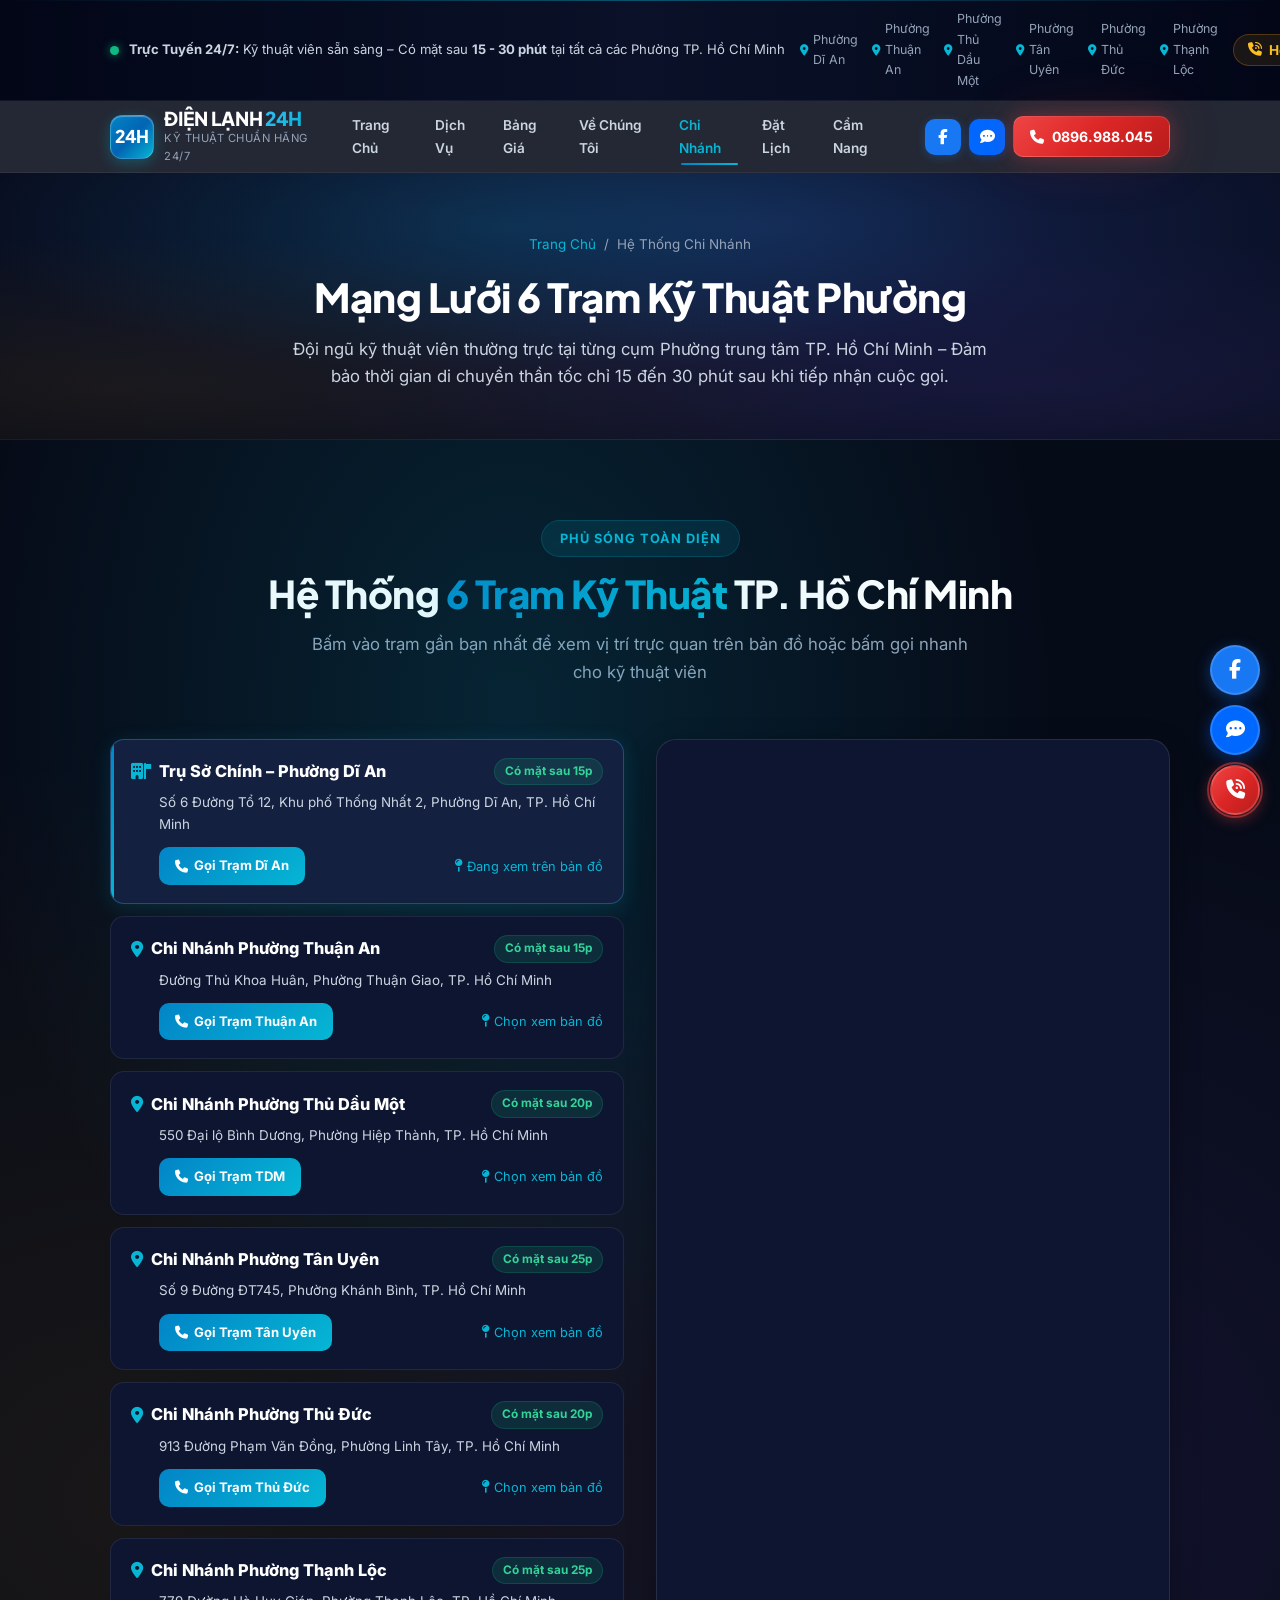
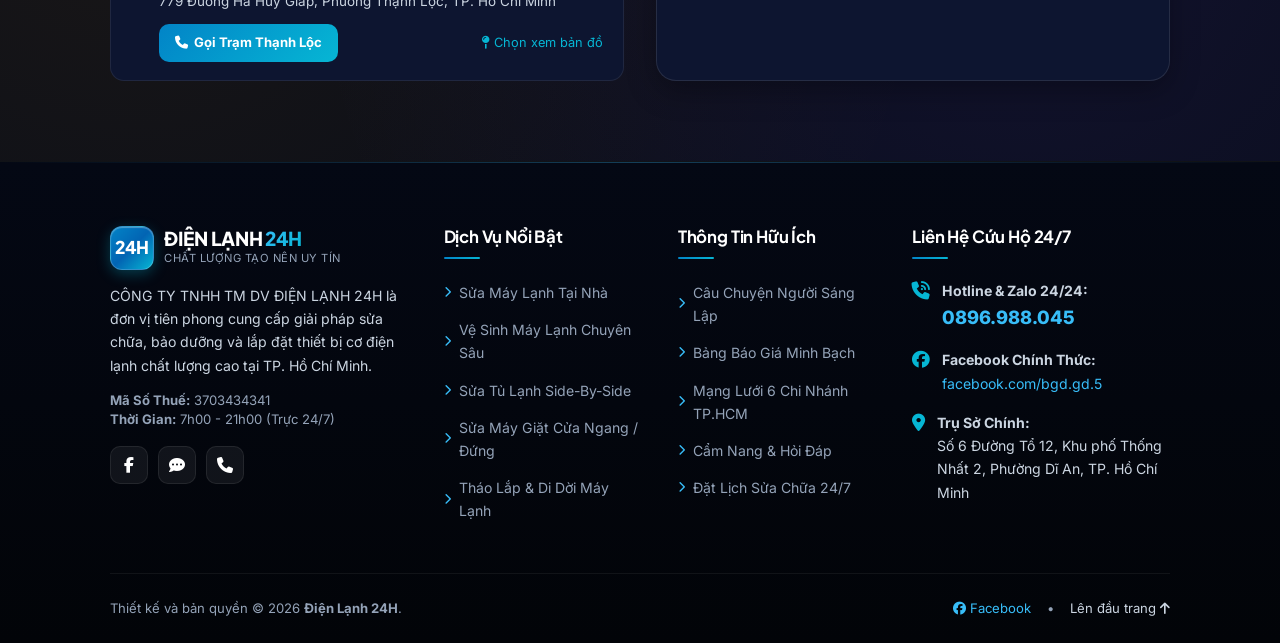
<file: chi-nhanh.html>
﻿<!DOCTYPE html>
<html lang="vi">
<head>
  <meta charset="UTF-8">
  <meta name="viewport" content="width=device-width, initial-scale=1.0">

  <!-- SEO Meta Tags -->
  <title>Hệ Thống 6 Trạm Kỹ Thuật TP. Hồ Chí Minh - Điện Lạnh 24H</title>
  <meta name="description" content="Danh sách 6 trạm kỹ thuật Điện Lạnh 24H tại Phường Dĩ An, Thuận An, Thủ Dầu Một, Tân Uyên, Thủ Đức, Thạnh Lộc (TP.HCM). Có mặt sau 15-30 phút. Hotline: 0896.988.045">
  <meta name="keywords" content="điện lạnh dĩ an, điện lạnh thuận an, điện lạnh thủ dầu một, điện lạnh tân uyên, điện lạnh thủ đức, điện lạnh thạnh lộc">
  <meta name="author" content="Điện Lạnh 24H - KS. Nguyễn Việt Hà">
  <link rel="canonical" href="https://dienlanh24h.vn/chi-nhanh.html">

  <!-- Fonts & Icons -->
  <link rel="preconnect" href="https://fonts.googleapis.com">
  <link rel="preconnect" href="https://fonts.gstatic.com" crossorigin>
  <link href="https://fonts.googleapis.com/css2?family=Inter:wght@300;400;500;600;700&family=Plus+Jakarta+Sans:wght@500;600;700;800&display=swap" rel="stylesheet">
  <link rel="stylesheet" href="https://cdnjs.cloudflare.com/ajax/libs/font-awesome/6.7.2/css/all.min.css">
  <link rel="stylesheet" href="styles.css">
</head>
<body>

  <!-- Top Notification Bar -->
  <div class="top-notification-bar">
    <div class="container top-bar-flex">
      <div class="top-live-status">
        <span class="live-dot"></span>
        <span><strong>Trực Tuyến 24/7:</strong> Kỹ thuật viên sẵn sàng – Có mặt sau <strong>15 - 30 phút</strong> tại tất cả các Phường TP. Hồ Chí Minh</span>
      </div>
      <div class="top-branches-list">
        <span><i class="fa-solid fa-location-dot"></i> Phường Dĩ An</span>
        <span><i class="fa-solid fa-location-dot"></i> Phường Thuận An</span>
        <span><i class="fa-solid fa-location-dot"></i> Phường Thủ Dầu Một</span>
        <span><i class="fa-solid fa-location-dot"></i> Phường Tân Uyên</span>
        <span><i class="fa-solid fa-location-dot"></i> Phường Thủ Đức</span>
        <span><i class="fa-solid fa-location-dot"></i> Phường Thạnh Lộc</span>
      </div>
      <a href="tel:0896988045" class="top-hotline-badge">
        <i class="fa-solid fa-phone-volume"></i> Hotline: 0896.988.045
      </a>
    </div>
  </div>

  <!-- Header -->
  <header class="site-header">
    <div class="container header-inner">
      <a href="index.html" class="brand-logo">
        <div class="brand-badge-icon">24H</div>
        <div class="brand-text">
          <div class="logo-title">ĐIỆN LẠNH <span>24H</span></div>
          <p>Kỹ Thuật Chuẩn Hãng 24/7</p>
        </div>
      </a>

      <nav class="main-nav">
        <a href="index.html" class="nav-link">Trang Chủ</a>
        <a href="dich-vu.html" class="nav-link">Dịch Vụ</a>
        <a href="bang-gia.html" class="nav-link">Bảng Giá</a>
        <a href="ve-chung-toi.html" class="nav-link">Về Chúng Tôi</a>
        <a href="chi-nhanh.html" class="nav-link active">Chi Nhánh</a>
        <a href="dat-lich.html" class="nav-link">Đặt Lịch</a>
        <a href="cam-nang.html" class="nav-link">Cẩm Nang</a>
      </nav>

      <div class="header-actions">
        <a href="https://www.facebook.com/bgd.gd.5" target="_blank" rel="noopener" class="btn-header-social btn-social-fb" title="Facebook Điện Lạnh 24H"><i class="fa-brands fa-facebook-f"></i></a>
        <a href="https://zalo.me/0896988045" target="_blank" rel="noopener" class="btn-header-social btn-social-zalo" title="Chat Zalo Tư Vấn"><i class="fa-solid fa-comment-dots"></i></a>
        <a href="tel:0896988045" class="btn-header-call"><i class="fa-solid fa-phone"></i><span>0896.988.045</span></a>
        <button class="mobile-menu-toggle" id="mobileMenuBtn" aria-label="Mở Menu"><i class="fa-solid fa-bars"></i></button>
      </div>
    </div>
  </header>

    <!-- Mobile Navigation Overlay -->
  <div class="mobile-nav-overlay" id="mobileOverlay"></div>

  <!-- Mobile Drawer Menu -->
  <div class="mobile-nav-drawer" id="mobileDrawer">
    <div class="mobile-drawer-header">
      <div class="brand-logo">
        <div class="brand-badge-icon">24H</div>
        <div class="brand-text"><div class="logo-title">ĐIỆN LẠNH <span>24H</span></div></div>
      </div>
      <button id="closeDrawerBtn" class="drawer-close-btn" aria-label="Dong Menu"><i class="fa-solid fa-xmark"></i></button>
    </div>
    <div class="drawer-links">
      <a href="index.html" class="drawer-link"><i class="fa-solid fa-house"></i> Trang Chủ</a>
      <a href="dich-vu.html" class="drawer-link"><i class="fa-solid fa-screwdriver-wrench"></i> Dịch Vụ Điện Lạnh</a>
      <a href="bang-gia.html" class="drawer-link"><i class="fa-solid fa-file-invoice-dollar"></i> Bảng Báo Giá</a>
      <a href="ve-chung-toi.html" class="drawer-link"><i class="fa-solid fa-award"></i> Về Chúng Tôi</a>
      <a href="chi-nhanh.html" class="drawer-link active"><i class="fa-solid fa-map-location-dot"></i> Hệ Thống Chi Nhánh</a>
      <a href="dat-lich.html" class="drawer-link"><i class="fa-solid fa-calendar-check"></i> Đặt Lịch Sửa Chữa</a>
      <a href="cam-nang.html" class="drawer-link"><i class="fa-solid fa-book-open"></i> Cẩm Nang & Hỏi Đáp</a>
      
      <div style="display:flex; gap:10px; margin-top:15px;">
        <a href="https://www.facebook.com/bgd.gd.5" target="_blank" rel="noopener" class="btn-primary-glow" style="flex:1; padding:10px; font-size:0.9rem; background:#1877f2;"><i class="fa-brands fa-facebook"></i> Facebook</a>
        <a href="https://zalo.me/0896988045" target="_blank" rel="noopener" class="btn-primary-glow" style="flex:1; padding:10px; font-size:0.9rem; background:#0068ff;"><i class="fa-solid fa-comment-dots"></i> Zalo</a>
      </div>

      <a href="tel:0896988045" class="btn-header-call" style="margin-top:10px; text-align:center; justify-content:center;">
        <i class="fa-solid fa-phone"></i> Gọi Ngay 0896.988.045
      </a>
    </div>
  </div>

  <main>
    <!-- Subpage Hero Banner -->
    <section class="page-hero-banner">
      <div class="container">
        <div class="breadcrumb-nav">
          <a href="index.html">Trang Chủ</a>
          <span>/</span>
          <span>Hệ Thống Chi Nhánh</span>
        </div>
        <h1 class="page-hero-title">Mạng Lưới <span>6 Trạm Kỹ Thuật Phường</span></h1>
        <p class="page-hero-desc">Đội ngũ kỹ thuật viên thường trực tại từng cụm Phường trung tâm TP. Hồ Chí Minh – Đảm bảo thời gian di chuyển thần tốc chỉ 15 đến 30 phút sau khi tiếp nhận cuộc gọi.</p>
      </div>
    </section>

    <!-- Branch Network Section -->
    <section class="branch-section">
      <div class="container">
        <div class="section-header">
          <span class="section-tag tag-cyan">Phủ Sóng Toàn Diện</span>
          <h2 class="section-title" style="color:#ffffff;">Hệ Thống <span>6 Trạm Kỹ Thuật</span> TP. Hồ Chí Minh</h2>
          <p class="section-subtitle" style="color:var(--text-white-dim);">Bấm vào trạm gần bạn nhất để xem vị trí trực quan trên bản đồ hoặc bấm gọi nhanh cho kỹ thuật viên</p>
        </div>

        <div class="branch-grid-wrapper">
          <div class="branch-cards-list">
            <!-- Branch 1: Dĩ An -->
            <div class="branch-card active" data-branch="dian">
              <div class="branch-header-row">
                <div class="branch-name"><i class="fa-solid fa-building-flag"></i> Trụ Sở Chính – Phường Dĩ An</div>
                <span class="branch-eta-badge">Có mặt sau 15p</span>
              </div>
              <p class="branch-address">Số 6 Đường Tổ 12, Khu phố Thống Nhất 2, Phường Dĩ An, TP. Hồ Chí Minh</p>
              <div class="branch-action-row">
                <a href="tel:0896988045" class="btn-branch-call"><i class="fa-solid fa-phone"></i> Gọi Trạm Dĩ An</a>
                <span class="btn-branch-map"><i class="fa-solid fa-map-pin"></i> Đang xem trên bản đồ</span>
              </div>
            </div>

            <!-- Branch 2: Thuận An -->
            <div class="branch-card" data-branch="thuanan">
              <div class="branch-header-row">
                <div class="branch-name"><i class="fa-solid fa-location-dot"></i> Chi Nhánh Phường Thuận An</div>
                <span class="branch-eta-badge">Có mặt sau 15p</span>
              </div>
              <p class="branch-address">Đường Thủ Khoa Huân, Phường Thuận Giao, TP. Hồ Chí Minh</p>
              <div class="branch-action-row">
                <a href="tel:0896988045" class="btn-branch-call"><i class="fa-solid fa-phone"></i> Gọi Trạm Thuận An</a>
                <span class="btn-branch-map"><i class="fa-solid fa-map-pin"></i> Chọn xem bản đồ</span>
              </div>
            </div>

            <!-- Branch 3: Thủ Dầu Một -->
            <div class="branch-card" data-branch="thudaumot">
              <div class="branch-header-row">
                <div class="branch-name"><i class="fa-solid fa-location-dot"></i> Chi Nhánh Phường Thủ Dầu Một</div>
                <span class="branch-eta-badge">Có mặt sau 20p</span>
              </div>
              <p class="branch-address">550 Đại lộ Bình Dương, Phường Hiệp Thành, TP. Hồ Chí Minh</p>
              <div class="branch-action-row">
                <a href="tel:0896988045" class="btn-branch-call"><i class="fa-solid fa-phone"></i> Gọi Trạm TDM</a>
                <span class="btn-branch-map"><i class="fa-solid fa-map-pin"></i> Chọn xem bản đồ</span>
              </div>
            </div>

            <!-- Branch 4: Tân Uyên -->
            <div class="branch-card" data-branch="tanuyen">
              <div class="branch-header-row">
                <div class="branch-name"><i class="fa-solid fa-location-dot"></i> Chi Nhánh Phường Tân Uyên</div>
                <span class="branch-eta-badge">Có mặt sau 25p</span>
              </div>
              <p class="branch-address">Số 9 Đường ĐT745, Phường Khánh Bình, TP. Hồ Chí Minh</p>
              <div class="branch-action-row">
                <a href="tel:0896988045" class="btn-branch-call"><i class="fa-solid fa-phone"></i> Gọi Trạm Tân Uyên</a>
                <span class="btn-branch-map"><i class="fa-solid fa-map-pin"></i> Chọn xem bản đồ</span>
              </div>
            </div>

            <!-- Branch 5: Phường Thủ Đức -->
            <div class="branch-card" data-branch="thuduc">
              <div class="branch-header-row">
                <div class="branch-name"><i class="fa-solid fa-location-dot"></i> Chi Nhánh Phường Thủ Đức</div>
                <span class="branch-eta-badge">Có mặt sau 20p</span>
              </div>
              <p class="branch-address">913 Đường Phạm Văn Đồng, Phường Linh Tây, TP. Hồ Chí Minh</p>
              <div class="branch-action-row">
                <a href="tel:0896988045" class="btn-branch-call"><i class="fa-solid fa-phone"></i> Gọi Trạm Thủ Đức</a>
                <span class="btn-branch-map"><i class="fa-solid fa-map-pin"></i> Chọn xem bản đồ</span>
              </div>
            </div>

            <!-- Branch 6: Phường Thạnh Lộc -->
            <div class="branch-card" data-branch="quan12">
              <div class="branch-header-row">
                <div class="branch-name"><i class="fa-solid fa-location-dot"></i> Chi Nhánh Phường Thạnh Lộc</div>
                <span class="branch-eta-badge">Có mặt sau 25p</span>
              </div>
              <p class="branch-address">779 Đường Hà Huy Giáp, Phường Thạnh Lộc, TP. Hồ Chí Minh</p>
              <div class="branch-action-row">
                <a href="tel:0896988045" class="btn-branch-call"><i class="fa-solid fa-phone"></i> Gọi Trạm Thạnh Lộc</a>
                <span class="btn-branch-map"><i class="fa-solid fa-map-pin"></i> Chọn xem bản đồ</span>
              </div>
            </div>
          </div>

          <div class="branch-map-box">
            <iframe id="branchMapIframe" src="https://www.google.com/maps/embed?pb=!1m14!1m8!1m3!1d62683.87609966289!2d106.7044368!3d10.9071823!3m2!1i1024!2i768!4f13.1!3m3!1m2!1s0x3174d96dad9ae675%3A0xd8a3f27858be8f33!2zxJBp4buHbiBM4bqhbmggNjE!5e0!3m2!1svi!2s!4v1742981064955!5m2!1svi!2s" width="600" height="450" allowfullscreen="" loading="lazy" referrerpolicy="no-referrer-when-downgrade"></iframe>
          </div>
        </div>
      </div>
    </section>
  </main>

  <!-- Footer -->
  <footer class="site-footer">
    <div class="container">
      <div class="footer-grid">
        <div class="footer-col">
          <div class="brand-logo">
            <div class="brand-badge-icon">24H</div>
            <div class="brand-text">
              <div class="logo-title">ĐIỆN LẠNH <span>24H</span></div>
              <p>Chất Lượng Tạo Nên Uy Tín</p>
            </div>
          </div>
          <p class="footer-company-desc">
            CÔNG TY TNHH TM DV ĐIỆN LẠNH 24H là đơn vị tiên phong cung cấp giải pháp sửa chữa, bảo dưỡng và lắp đặt thiết bị cơ điện lạnh chất lượng cao tại TP. Hồ Chí Minh.
          </p>
          <div class="footer-tax-info">
            <strong>Mã Số Thuế:</strong> 3703434341<br>
            <strong>Thời Gian:</strong> 7h00 - 21h00 (Trực 24/7)
          </div>
          <div class="footer-social-links">
            <a href="https://www.facebook.com/bgd.gd.5" target="_blank" rel="noopener" class="footer-social-btn" title="Facebook Điện Lạnh 24H"><i class="fa-brands fa-facebook-f"></i></a>
            <a href="https://zalo.me/0896988045" target="_blank" rel="noopener" class="footer-social-btn" title="Zalo Điện Lạnh 24H"><i class="fa-solid fa-comment-dots"></i></a>
            <a href="tel:0896988045" class="footer-social-btn" title="Gọi Điện Thoại"><i class="fa-solid fa-phone"></i></a>
          </div>
        </div>

        <div class="footer-col">
          <h4>Dịch Vụ Nổi Bật</h4>
          <ul class="footer-links-list">
            <li><a href="dich-vu.html"><i class="fa-solid fa-chevron-right"></i> Sửa Máy Lạnh Tại Nhà</a></li>
            <li><a href="dich-vu.html"><i class="fa-solid fa-chevron-right"></i> Vệ Sinh Máy Lạnh Chuyên Sâu</a></li>
            <li><a href="dich-vu.html"><i class="fa-solid fa-chevron-right"></i> Sửa Tủ Lạnh Side-By-Side</a></li>
            <li><a href="dich-vu.html"><i class="fa-solid fa-chevron-right"></i> Sửa Máy Giặt Cửa Ngang / Đứng</a></li>
            <li><a href="dich-vu.html"><i class="fa-solid fa-chevron-right"></i> Tháo Lắp & Di Dời Máy Lạnh</a></li>
          </ul>
        </div>

        <div class="footer-col">
          <h4>Thông Tin Hữu Ích</h4>
          <ul class="footer-links-list">
            <li><a href="ve-chung-toi.html"><i class="fa-solid fa-chevron-right"></i> Câu Chuyện Người Sáng Lập</a></li>
            <li><a href="bang-gia.html"><i class="fa-solid fa-chevron-right"></i> Bảng Báo Giá Minh Bạch</a></li>
            <li><a href="chi-nhanh.html"><i class="fa-solid fa-chevron-right"></i> Mạng Lưới 6 Chi Nhánh TP.HCM</a></li>
            <li><a href="cam-nang.html"><i class="fa-solid fa-chevron-right"></i> Cẩm Nang & Hỏi Đáp</a></li>
            <li><a href="dat-lich.html"><i class="fa-solid fa-chevron-right"></i> Đặt Lịch Sửa Chữa 24/7</a></li>
          </ul>
        </div>

        <div class="footer-col">
          <h4>Liên Hệ Cứu Hộ 24/7</h4>
          <div class="footer-contact-item">
            <i class="fa-solid fa-phone-volume"></i>
            <div>
              <strong>Hotline & Zalo 24/24:</strong><br>
              <a href="tel:0896988045" style="color:#38bdf8; font-size:1.15rem; font-weight:800;">0896.988.045</a>
            </div>
          </div>
          <div class="footer-contact-item">
            <i class="fa-brands fa-facebook"></i>
            <div>
              <strong>Facebook Chính Thức:</strong><br>
              <a href="https://www.facebook.com/bgd.gd.5" target="_blank" rel="noopener" style="color:#38bdf8;">facebook.com/bgd.gd.5</a>
            </div>
          </div>
          <div class="footer-contact-item">
            <i class="fa-solid fa-location-dot"></i>
            <div>
              <strong>Trụ Sở Chính:</strong><br>
              Số 6 Đường Tổ 12, Khu phố Thống Nhất 2, Phường Dĩ An, TP. Hồ Chí Minh
            </div>
          </div>
        </div>
      </div>

      <div class="footer-bottom-bar">
        <div>Thiết kế và bản quyền © 2026 <strong>Điện Lạnh 24H</strong>.</div>
        <div style="display:flex; gap:16px; align-items:center;">
          <a href="https://www.facebook.com/bgd.gd.5" target="_blank" rel="noopener" style="color:#38bdf8;"><i class="fa-brands fa-facebook"></i> Facebook</a>
          <span>•</span>
          <a href="#home">Lên đầu trang <i class="fa-solid fa-arrow-up"></i></a>
        </div>
      </div>
    </div>
  </footer>

  <!-- Floating Contact Panel -->
  <div class="floating-contact-panel">
    <a href="https://www.facebook.com/bgd.gd.5" target="_blank" rel="noopener" class="float-btn float-fb" title="Facebook Điện Lạnh 24H"><i class="fa-brands fa-facebook-f"></i></a>
    <a href="https://zalo.me/0896988045" target="_blank" rel="noopener" class="float-btn float-zalo" title="Chat Zalo 0896.988.045"><i class="fa-solid fa-comment-dots"></i></a>
    <a href="tel:0896988045" class="float-btn float-phone" title="Gọi Cứu Hộ 0896.988.045"><i class="fa-solid fa-phone-volume"></i></a>
    <button class="float-btn float-top" id="scrollToTopBtn" aria-label="Lên đầu trang"><i class="fa-solid fa-chevron-up"></i></button>
  </div>

  <!-- Mobile Sticky Bottom Bar -->
  <div class="mobile-bottom-bar">
    <a href="index.html" class="bottom-bar-item"><i class="fa-solid fa-house"></i><span>Trang Chủ</span></a>
    <a href="dich-vu.html" class="bottom-bar-item"><i class="fa-solid fa-screwdriver-wrench"></i><span>Dịch Vụ</span></a>
    <a href="bang-gia.html" class="bottom-bar-item"><i class="fa-solid fa-file-invoice-dollar"></i><span>Bảng Giá</span></a>
    <a href="chi-nhanh.html" class="bottom-bar-item active"><i class="fa-solid fa-map-location-dot"></i><span>Chi Nhánh</span></a>
    <a href="tel:0896988045" class="bottom-bar-item item-call-emergency"><i class="fa-solid fa-phone-volume"></i><span>Gọi Ngay</span></a>
  </div>

  <!-- Live Social Proof Toast -->
  <div class="social-proof-toast" id="socialProofToast">
    <div class="toast-avatar">T</div>
    <div class="toast-text">
      <strong>Anh Tuấn</strong> (KDC Thống Nhất, Phường Dĩ An, TP.HCM)<br>
      <span style="color:#38bdf8;">vừa đặt lịch Vệ sinh 2 máy lạnh Inverter</span> • <small style="color:#94a3b8;">2 phút trước</small>
    </div>
  </div>

  <script src="app.js"></script>
</body>
</html>
</file>
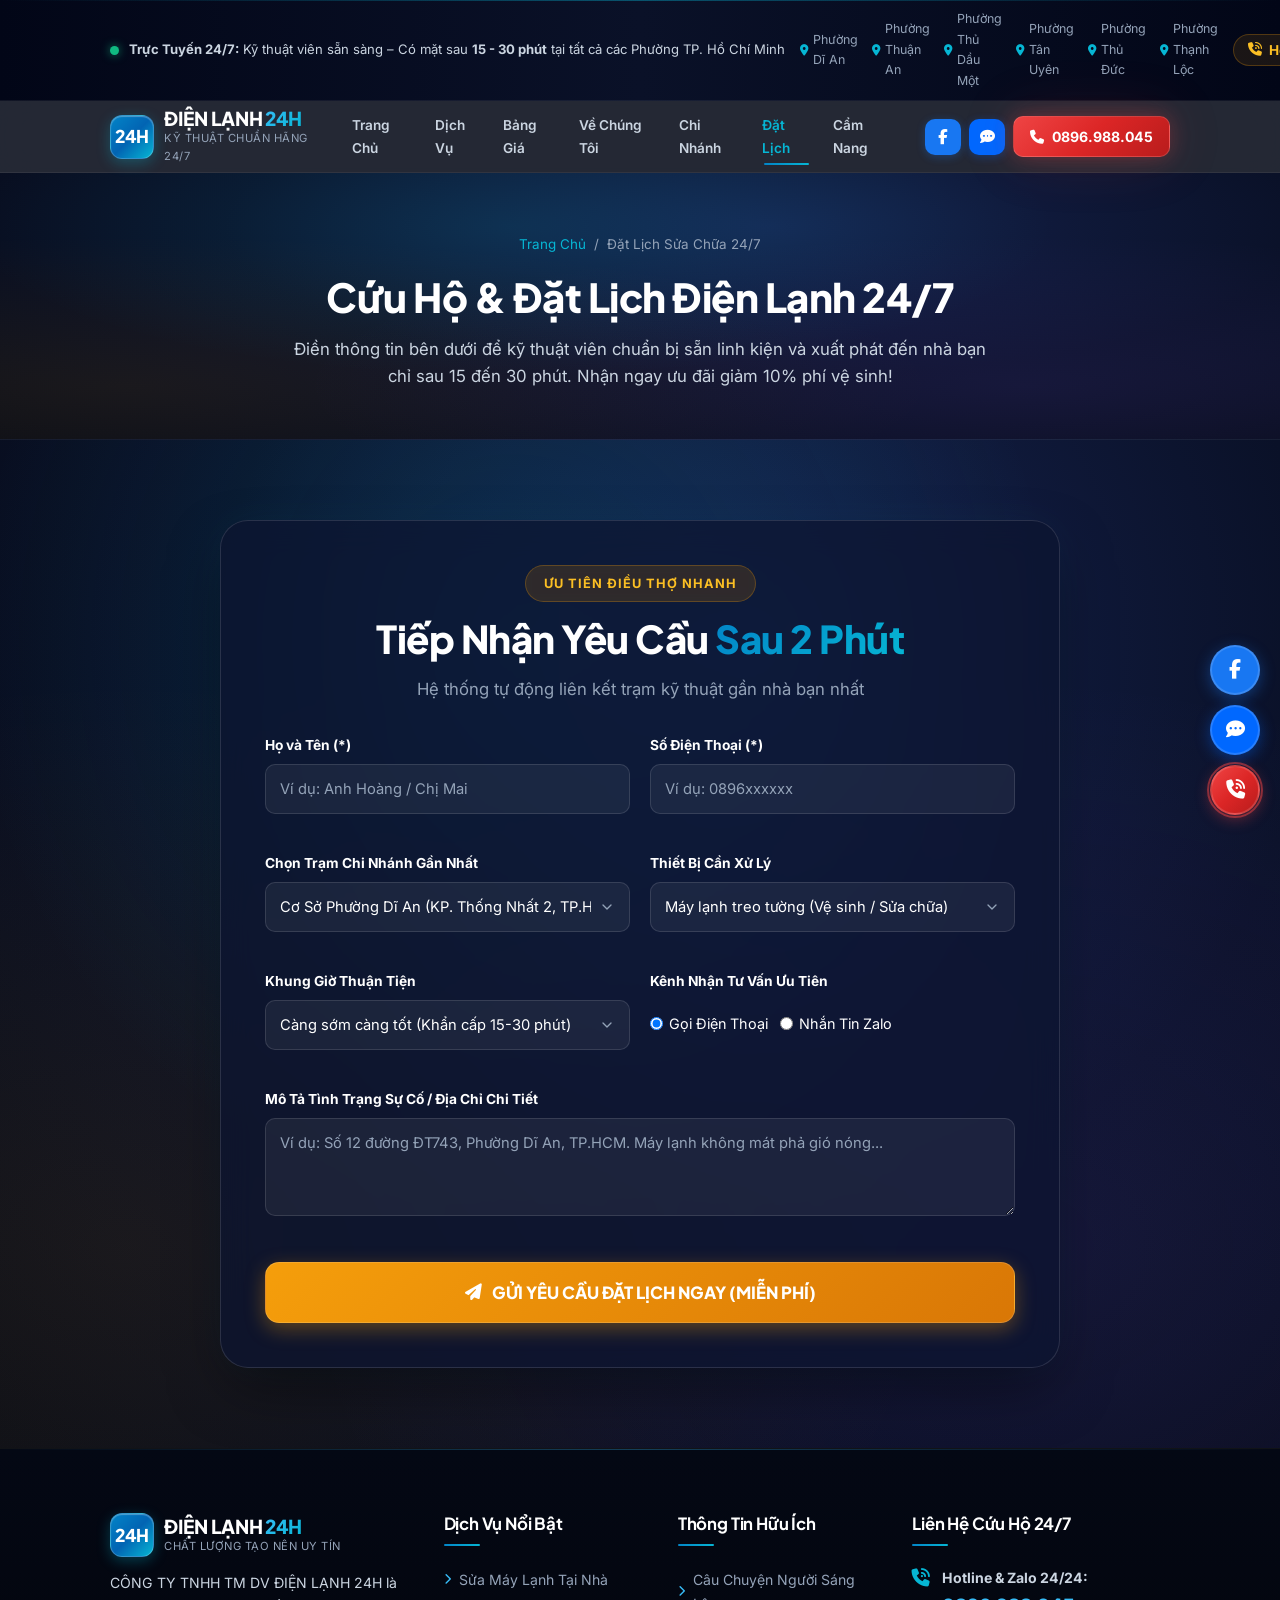
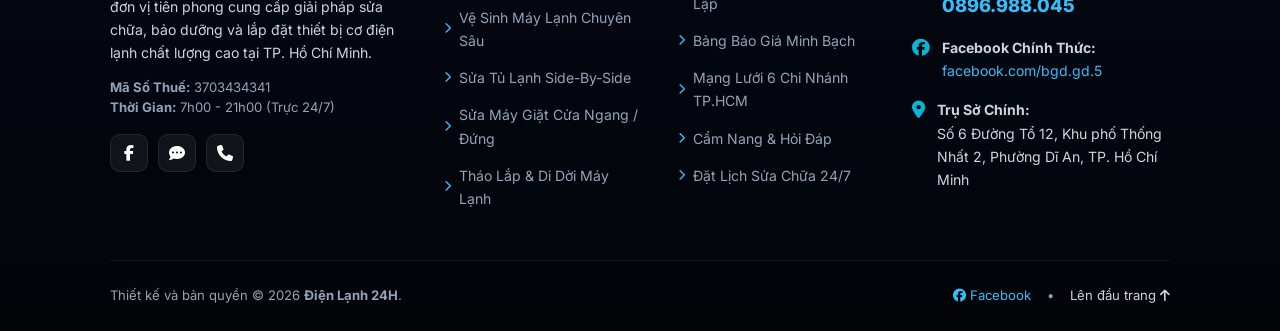
<file: dat-lich.html>
﻿<!DOCTYPE html>
<html lang="vi">
<head>
  <meta charset="UTF-8">
  <meta name="viewport" content="width=device-width, initial-scale=1.0">

  <!-- SEO Meta Tags -->
  <title>Đặt Lịch Sửa Chữa & Cứu Hộ Điện Lạnh 24/7 - Điện Lạnh 24H TP.HCM</title>
  <meta name="description" content="Đặt lịch sửa máy lạnh, tủ lạnh, máy giặt trực tuyến có mặt sau 15-30 phút khắp các Phường TP. Hồ Chí Minh. Nhận ưu đãi giảm 10% phí dịch vụ. Hotline: 0896.988.045">
  <meta name="keywords" content="đặt lịch sửa máy lạnh, cứu hộ điện lạnh 24/7, sửa máy giặt tại nhà, sửa tủ lạnh tphcm">
  <meta name="author" content="Điện Lạnh 24H - KS. Nguyễn Việt Hà">
  <link rel="canonical" href="https://dienlanh24h.vn/dat-lich.html">

  <!-- Fonts & Icons -->
  <link rel="preconnect" href="https://fonts.googleapis.com">
  <link rel="preconnect" href="https://fonts.gstatic.com" crossorigin>
  <link href="https://fonts.googleapis.com/css2?family=Inter:wght@300;400;500;600;700&family=Plus+Jakarta+Sans:wght@500;600;700;800&display=swap" rel="stylesheet">
  <link rel="stylesheet" href="https://cdnjs.cloudflare.com/ajax/libs/font-awesome/6.7.2/css/all.min.css">
  <link rel="stylesheet" href="styles.css">
</head>
<body>

  <!-- Top Notification Bar -->
  <div class="top-notification-bar">
    <div class="container top-bar-flex">
      <div class="top-live-status">
        <span class="live-dot"></span>
        <span><strong>Trực Tuyến 24/7:</strong> Kỹ thuật viên sẵn sàng – Có mặt sau <strong>15 - 30 phút</strong> tại tất cả các Phường TP. Hồ Chí Minh</span>
      </div>
      <div class="top-branches-list">
        <span><i class="fa-solid fa-location-dot"></i> Phường Dĩ An</span>
        <span><i class="fa-solid fa-location-dot"></i> Phường Thuận An</span>
        <span><i class="fa-solid fa-location-dot"></i> Phường Thủ Dầu Một</span>
        <span><i class="fa-solid fa-location-dot"></i> Phường Tân Uyên</span>
        <span><i class="fa-solid fa-location-dot"></i> Phường Thủ Đức</span>
        <span><i class="fa-solid fa-location-dot"></i> Phường Thạnh Lộc</span>
      </div>
      <a href="tel:0896988045" class="top-hotline-badge">
        <i class="fa-solid fa-phone-volume"></i> Hotline: 0896.988.045
      </a>
    </div>
  </div>

  <!-- Header -->
  <header class="site-header">
    <div class="container header-inner">
      <a href="index.html" class="brand-logo">
        <div class="brand-badge-icon">24H</div>
        <div class="brand-text">
          <div class="logo-title">ĐIỆN LẠNH <span>24H</span></div>
          <p>Kỹ Thuật Chuẩn Hãng 24/7</p>
        </div>
      </a>

      <nav class="main-nav">
        <a href="index.html" class="nav-link">Trang Chủ</a>
        <a href="dich-vu.html" class="nav-link">Dịch Vụ</a>
        <a href="bang-gia.html" class="nav-link">Bảng Giá</a>
        <a href="ve-chung-toi.html" class="nav-link">Về Chúng Tôi</a>
        <a href="chi-nhanh.html" class="nav-link">Chi Nhánh</a>
        <a href="dat-lich.html" class="nav-link active">Đặt Lịch</a>
        <a href="cam-nang.html" class="nav-link">Cẩm Nang</a>
      </nav>

      <div class="header-actions">
        <a href="https://www.facebook.com/bgd.gd.5" target="_blank" rel="noopener" class="btn-header-social btn-social-fb" title="Facebook Điện Lạnh 24H"><i class="fa-brands fa-facebook-f"></i></a>
        <a href="https://zalo.me/0896988045" target="_blank" rel="noopener" class="btn-header-social btn-social-zalo" title="Chat Zalo Tư Vấn"><i class="fa-solid fa-comment-dots"></i></a>
        <a href="tel:0896988045" class="btn-header-call"><i class="fa-solid fa-phone"></i><span>0896.988.045</span></a>
        <button class="mobile-menu-toggle" id="mobileMenuBtn" aria-label="Mở Menu"><i class="fa-solid fa-bars"></i></button>
      </div>
    </div>
  </header>

    <!-- Mobile Navigation Overlay -->
  <div class="mobile-nav-overlay" id="mobileOverlay"></div>

  <!-- Mobile Drawer Menu -->
  <div class="mobile-nav-drawer" id="mobileDrawer">
    <div class="mobile-drawer-header">
      <div class="brand-logo">
        <div class="brand-badge-icon">24H</div>
        <div class="brand-text"><div class="logo-title">ĐIỆN LẠNH <span>24H</span></div></div>
      </div>
      <button id="closeDrawerBtn" class="drawer-close-btn" aria-label="Dong Menu"><i class="fa-solid fa-xmark"></i></button>
    </div>
    <div class="drawer-links">
      <a href="index.html" class="drawer-link"><i class="fa-solid fa-house"></i> Trang Chủ</a>
      <a href="dich-vu.html" class="drawer-link"><i class="fa-solid fa-screwdriver-wrench"></i> Dịch Vụ Điện Lạnh</a>
      <a href="bang-gia.html" class="drawer-link"><i class="fa-solid fa-file-invoice-dollar"></i> Bảng Báo Giá</a>
      <a href="ve-chung-toi.html" class="drawer-link"><i class="fa-solid fa-award"></i> Về Chúng Tôi</a>
      <a href="chi-nhanh.html" class="drawer-link"><i class="fa-solid fa-map-location-dot"></i> Hệ Thống Chi Nhánh</a>
      <a href="dat-lich.html" class="drawer-link active"><i class="fa-solid fa-calendar-check"></i> Đặt Lịch Sửa Chữa</a>
      <a href="cam-nang.html" class="drawer-link"><i class="fa-solid fa-book-open"></i> Cẩm Nang & Hỏi Đáp</a>
      
      <div style="display:flex; gap:10px; margin-top:15px;">
        <a href="https://www.facebook.com/bgd.gd.5" target="_blank" rel="noopener" class="btn-primary-glow" style="flex:1; padding:10px; font-size:0.9rem; background:#1877f2;"><i class="fa-brands fa-facebook"></i> Facebook</a>
        <a href="https://zalo.me/0896988045" target="_blank" rel="noopener" class="btn-primary-glow" style="flex:1; padding:10px; font-size:0.9rem; background:#0068ff;"><i class="fa-solid fa-comment-dots"></i> Zalo</a>
      </div>

      <a href="tel:0896988045" class="btn-header-call" style="margin-top:10px; text-align:center; justify-content:center;">
        <i class="fa-solid fa-phone"></i> Gọi Ngay 0896.988.045
      </a>
    </div>
  </div>

  <main>
    <!-- Subpage Hero Banner -->
    <section class="page-hero-banner">
      <div class="container">
        <div class="breadcrumb-nav">
          <a href="index.html">Trang Chủ</a>
          <span>/</span>
          <span>Đặt Lịch Sửa Chữa 24/7</span>
        </div>
        <h1 class="page-hero-title">Cứu Hộ & <span>Đặt Lịch Điện Lạnh 24/7</span></h1>
        <p class="page-hero-desc">Điền thông tin bên dưới để kỹ thuật viên chuẩn bị sẵn linh kiện và xuất phát đến nhà bạn chỉ sau 15 đến 30 phút. Nhận ngay ưu đãi giảm 10% phí vệ sinh!</p>
      </div>
    </section>

    <!-- Booking Form Section -->
    <section class="booking-section">
      <div class="container">
        <div class="booking-wrapper">
          <div class="section-header" style="margin-bottom: 30px;">
            <span class="section-tag tag-amber">Ưu Tiên Điều Thợ Nhanh</span>
            <h2 class="section-title" style="color:#ffffff;">Tiếp Nhận Yêu Cầu <span>Sau 2 Phút</span></h2>
            <p class="section-subtitle" style="color:var(--text-white-dim);">Hệ thống tự động liên kết trạm kỹ thuật gần nhà bạn nhất</p>
          </div>

          <form id="serviceBookingForm">
            <div class="booking-form-grid">
              <div class="form-group-custom">
                <label class="form-label" style="color:#fff;" for="bookingName">Họ và Tên (*)</label>
                <input type="text" id="bookingName" class="booking-input" placeholder="Ví dụ: Anh Hoàng / Chị Mai" required>
              </div>

              <div class="form-group-custom">
                <label class="form-label" style="color:#fff;" for="bookingPhone">Số Điện Thoại (*)</label>
                <input type="tel" id="bookingPhone" class="booking-input" placeholder="Ví dụ: 0896xxxxxx" required>
              </div>

              <div class="form-group-custom">
                <label class="form-label" style="color:#fff;" for="bookingBranch">Chọn Trạm Chi Nhánh Gần Nhất</label>
                <select id="bookingBranch" class="booking-select">
                  <option value="Phường Dĩ An (Trụ sở chính)">Cơ Sở Phường Dĩ An (KP. Thống Nhất 2, TP.HCM)</option>
                  <option value="Phường Thuận An">Cơ Sở Phường Thuận An (Thủ Khoa Huân, TP.HCM)</option>
                  <option value="Phường Thủ Dầu Một">Cơ Sở Phường Thủ Dầu Một (Đại lộ Bình Dương, TP.HCM)</option>
                  <option value="Phường Tân Uyên">Cơ Sở Phường Tân Uyên (ĐT745, TP.HCM)</option>
                  <option value="Phường Thủ Đức">Cơ Sở Phường Thủ Đức (Phạm Văn Đồng, TP.HCM)</option>
                  <option value="Phường Thạnh Lộc">Cơ Sở Phường Thạnh Lộc (Hà Huy Giáp, TP.HCM)</option>
                </select>
              </div>

              <div class="form-group-custom">
                <label class="form-label" style="color:#fff;" for="bookingDevice">Thiết Bị Cần Xử Lý</label>
                <select id="bookingDevice" class="booking-select">
                  <option value="Máy lạnh treo tường">Máy lạnh treo tường (Vệ sinh / Sửa chữa)</option>
                  <option value="Máy lạnh âm trần / Tủ đứng">Máy lạnh âm trần / Tủ đứng</option>
                  <option value="Tủ lạnh gia đình">Tủ lạnh gia đình (Không đông đá / Chảy nước)</option>
                  <option value="Tủ lạnh Side-by-Side">Tủ lạnh Side-By-Side Inverter</option>
                  <option value="Máy giặt lồng đứng">Máy giặt lồng đứng (Cửa trên)</option>
                  <option value="Máy giặt lồng ngang">Máy giặt lồng ngang (Cửa trước)</option>
                  <option value="Tháo lắp di dời máy lạnh">Tháo lắp & Di dời máy lạnh</option>
                </select>
              </div>

              <div class="form-group-custom">
                <label class="form-label" style="color:#fff;" for="bookingTimeSlot">Khung Giờ Thuận Tiện</label>
                <select id="bookingTimeSlot" class="booking-select">
                  <option value="Càng sớm càng tốt (Cấp tốc 15-30p)">Càng sớm càng tốt (Khẩn cấp 15-30 phút)</option>
                  <option value="Buổi Sáng (07:30 - 11:30)">Buổi Sáng (07:30 - 11:30)</option>
                  <option value="Buổi Trưa (11:30 - 14:00)">Buổi Trưa (11:30 - 14:00)</option>
                  <option value="Buổi Chiều (14:00 - 17:30)">Buổi Chiều (14:00 - 17:30)</option>
                  <option value="Buổi Tối (17:30 - 21:00)">Buổi Tối (17:30 - 21:00)</option>
                </select>
              </div>

              <div class="form-group-custom">
                <label class="form-label" style="color:#fff;">Kênh Nhận Tư Vấn Ưu Tiên</label>
                <div style="display:flex; gap:12px; align-items:center; height:48px;">
                  <label style="color:#fff; font-size:0.9rem; cursor:pointer; display:flex; align-items:center; gap:6px;">
                    <input type="radio" name="contactChannel" value="Phone" checked> Gọi Điện Thoại
                  </label>
                  <label style="color:#fff; font-size:0.9rem; cursor:pointer; display:flex; align-items:center; gap:6px;">
                    <input type="radio" name="contactChannel" value="Zalo"> Nhắn Tin Zalo
                  </label>
                </div>
              </div>

              <div class="form-group-custom full-width">
                <label class="form-label" style="color:#fff;" for="bookingNote">Mô Tả Tình Trạng Sự Cố / Địa Chỉ Chi Tiết</label>
                <textarea id="bookingNote" rows="3" class="booking-textarea" placeholder="Ví dụ: Số 12 đường ĐT743, Phường Dĩ An, TP.HCM. Máy lạnh không mát phả gió nóng..."></textarea>
              </div>

              <div class="full-width">
                <button type="submit" class="btn-submit-booking">
                  <i class="fa-solid fa-paper-plane"></i>
                  <span>GỬI YÊU CẦU ĐẶT LỊCH NGAY (MIỄN PHÍ)</span>
                </button>
              </div>
            </div>
          </form>
        </div>
      </div>
    </section>
  </main>

  <!-- Booking Success Modal -->
  <div class="booking-success-modal" id="bookingSuccessModal">
    <div class="modal-card-inner">
      <div class="modal-success-icon"><i class="fa-solid fa-circle-check"></i></div>
      <h3 style="font-size:1.4rem; color:#0f172a; margin-bottom:8px;">ĐẶT LỊCH THÀNH CÔNG!</h3>
      <p style="font-size:0.95rem; color:#475569; margin-bottom:16px;">
        Mã yêu cầu của bạn: <strong id="bookingCodeDisplay" style="color:#0284c7; font-size:1.1rem;">DL24H-889922</strong>
      </p>
      <p style="font-size:0.88rem; color:#64748b; margin-bottom:24px;">
        Kỹ thuật viên Điện Lạnh 24H tại trạm gần nhất đang chuẩn bị đồ nghề và sẽ gọi xác nhận với bạn trong <strong>2 - 5 phút</strong> tới qua số <strong style="color:#0284c7;">0896.988.045</strong>!
      </p>
      <div style="display:flex; flex-direction:column; gap:10px;">
        <a id="modalZaloBtn" href="#" target="_blank" rel="noopener" class="btn-primary-glow" style="padding:12px; font-size:0.95rem;">
          <i class="fa-solid fa-comment-dots"></i> Nhắn Tin Xác Nhận Qua Zalo (0896.988.045)
        </a>
        <a href="https://www.facebook.com/bgd.gd.5" target="_blank" rel="noopener" class="btn-secondary-glass" style="color:#1877f2; border-color:#1877f2; padding:10px; font-size:0.9rem;">
          <i class="fa-brands fa-facebook"></i> Nhắn Tin Qua Facebook
        </a>
        <button id="closeModalBtn" class="btn-secondary-glass" style="color:#0f172a; border-color:#cbd5e1; padding:10px; font-size:0.9rem;">
          Đóng cửa sổ
        </button>
      </div>
    </div>
  </div>

  <!-- Footer -->
  <footer class="site-footer">
    <div class="container">
      <div class="footer-grid">
        <div class="footer-col">
          <div class="brand-logo">
            <div class="brand-badge-icon">24H</div>
            <div class="brand-text">
              <div class="logo-title">ĐIỆN LẠNH <span>24H</span></div>
              <p>Chất Lượng Tạo Nên Uy Tín</p>
            </div>
          </div>
          <p class="footer-company-desc">
            CÔNG TY TNHH TM DV ĐIỆN LẠNH 24H là đơn vị tiên phong cung cấp giải pháp sửa chữa, bảo dưỡng và lắp đặt thiết bị cơ điện lạnh chất lượng cao tại TP. Hồ Chí Minh.
          </p>
          <div class="footer-tax-info">
            <strong>Mã Số Thuế:</strong> 3703434341<br>
            <strong>Thời Gian:</strong> 7h00 - 21h00 (Trực 24/7)
          </div>
          <div class="footer-social-links">
            <a href="https://www.facebook.com/bgd.gd.5" target="_blank" rel="noopener" class="footer-social-btn" title="Facebook Điện Lạnh 24H"><i class="fa-brands fa-facebook-f"></i></a>
            <a href="https://zalo.me/0896988045" target="_blank" rel="noopener" class="footer-social-btn" title="Zalo Điện Lạnh 24H"><i class="fa-solid fa-comment-dots"></i></a>
            <a href="tel:0896988045" class="footer-social-btn" title="Gọi Điện Thoại"><i class="fa-solid fa-phone"></i></a>
          </div>
        </div>

        <div class="footer-col">
          <h4>Dịch Vụ Nổi Bật</h4>
          <ul class="footer-links-list">
            <li><a href="dich-vu.html"><i class="fa-solid fa-chevron-right"></i> Sửa Máy Lạnh Tại Nhà</a></li>
            <li><a href="dich-vu.html"><i class="fa-solid fa-chevron-right"></i> Vệ Sinh Máy Lạnh Chuyên Sâu</a></li>
            <li><a href="dich-vu.html"><i class="fa-solid fa-chevron-right"></i> Sửa Tủ Lạnh Side-By-Side</a></li>
            <li><a href="dich-vu.html"><i class="fa-solid fa-chevron-right"></i> Sửa Máy Giặt Cửa Ngang / Đứng</a></li>
            <li><a href="dich-vu.html"><i class="fa-solid fa-chevron-right"></i> Tháo Lắp & Di Dời Máy Lạnh</a></li>
          </ul>
        </div>

        <div class="footer-col">
          <h4>Thông Tin Hữu Ích</h4>
          <ul class="footer-links-list">
            <li><a href="ve-chung-toi.html"><i class="fa-solid fa-chevron-right"></i> Câu Chuyện Người Sáng Lập</a></li>
            <li><a href="bang-gia.html"><i class="fa-solid fa-chevron-right"></i> Bảng Báo Giá Minh Bạch</a></li>
            <li><a href="chi-nhanh.html"><i class="fa-solid fa-chevron-right"></i> Mạng Lưới 6 Chi Nhánh TP.HCM</a></li>
            <li><a href="cam-nang.html"><i class="fa-solid fa-chevron-right"></i> Cẩm Nang & Hỏi Đáp</a></li>
            <li><a href="dat-lich.html"><i class="fa-solid fa-chevron-right"></i> Đặt Lịch Sửa Chữa 24/7</a></li>
          </ul>
        </div>

        <div class="footer-col">
          <h4>Liên Hệ Cứu Hộ 24/7</h4>
          <div class="footer-contact-item">
            <i class="fa-solid fa-phone-volume"></i>
            <div>
              <strong>Hotline & Zalo 24/24:</strong><br>
              <a href="tel:0896988045" style="color:#38bdf8; font-size:1.15rem; font-weight:800;">0896.988.045</a>
            </div>
          </div>
          <div class="footer-contact-item">
            <i class="fa-brands fa-facebook"></i>
            <div>
              <strong>Facebook Chính Thức:</strong><br>
              <a href="https://www.facebook.com/bgd.gd.5" target="_blank" rel="noopener" style="color:#38bdf8;">facebook.com/bgd.gd.5</a>
            </div>
          </div>
          <div class="footer-contact-item">
            <i class="fa-solid fa-location-dot"></i>
            <div>
              <strong>Trụ Sở Chính:</strong><br>
              Số 6 Đường Tổ 12, Khu phố Thống Nhất 2, Phường Dĩ An, TP. Hồ Chí Minh
            </div>
          </div>
        </div>
      </div>

      <div class="footer-bottom-bar">
        <div>Thiết kế và bản quyền © 2026 <strong>Điện Lạnh 24H</strong>.</div>
        <div style="display:flex; gap:16px; align-items:center;">
          <a href="https://www.facebook.com/bgd.gd.5" target="_blank" rel="noopener" style="color:#38bdf8;"><i class="fa-brands fa-facebook"></i> Facebook</a>
          <span>•</span>
          <a href="#home">Lên đầu trang <i class="fa-solid fa-arrow-up"></i></a>
        </div>
      </div>
    </div>
  </footer>

  <!-- Floating Contact Panel -->
  <div class="floating-contact-panel">
    <a href="https://www.facebook.com/bgd.gd.5" target="_blank" rel="noopener" class="float-btn float-fb" title="Facebook Điện Lạnh 24H"><i class="fa-brands fa-facebook-f"></i></a>
    <a href="https://zalo.me/0896988045" target="_blank" rel="noopener" class="float-btn float-zalo" title="Chat Zalo 0896.988.045"><i class="fa-solid fa-comment-dots"></i></a>
    <a href="tel:0896988045" class="float-btn float-phone" title="Gọi Cứu Hộ 0896.988.045"><i class="fa-solid fa-phone-volume"></i></a>
    <button class="float-btn float-top" id="scrollToTopBtn" aria-label="Lên đầu trang"><i class="fa-solid fa-chevron-up"></i></button>
  </div>

  <!-- Mobile Sticky Bottom Bar -->
  <div class="mobile-bottom-bar">
    <a href="index.html" class="bottom-bar-item"><i class="fa-solid fa-house"></i><span>Trang Chủ</span></a>
    <a href="dich-vu.html" class="bottom-bar-item"><i class="fa-solid fa-screwdriver-wrench"></i><span>Dịch Vụ</span></a>
    <a href="bang-gia.html" class="bottom-bar-item"><i class="fa-solid fa-file-invoice-dollar"></i><span>Bảng Giá</span></a>
    <a href="chi-nhanh.html" class="bottom-bar-item"><i class="fa-solid fa-map-location-dot"></i><span>Chi Nhánh</span></a>
    <a href="tel:0896988045" class="bottom-bar-item item-call-emergency"><i class="fa-solid fa-phone-volume"></i><span>Gọi Ngay</span></a>
  </div>

  <!-- Live Social Proof Toast -->
  <div class="social-proof-toast" id="socialProofToast">
    <div class="toast-avatar">T</div>
    <div class="toast-text">
      <strong>Anh Tuấn</strong> (KDC Thống Nhất, Phường Dĩ An, TP.HCM)<br>
      <span style="color:#38bdf8;">vừa đặt lịch Vệ sinh 2 máy lạnh Inverter</span> • <small style="color:#94a3b8;">2 phút trước</small>
    </div>
  </div>

  <script src="app.js"></script>
</body>
</html>
</file>
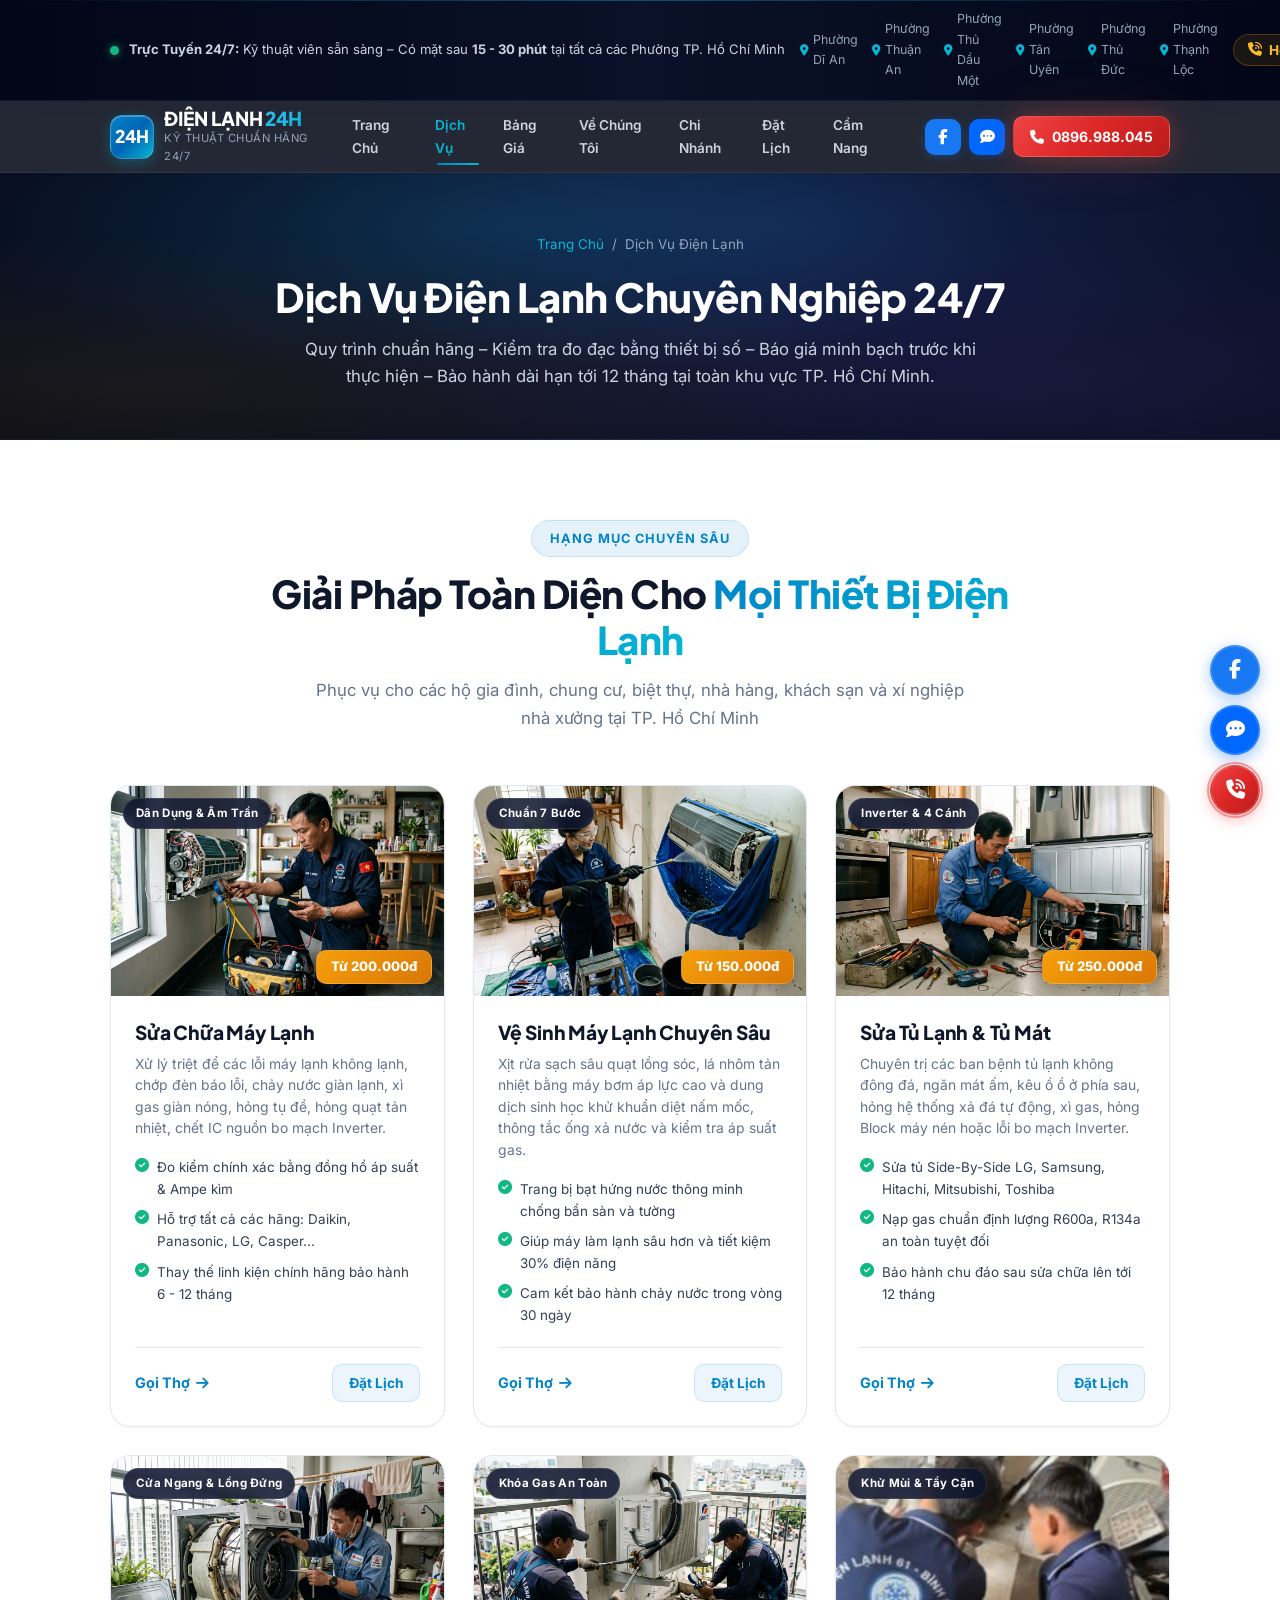
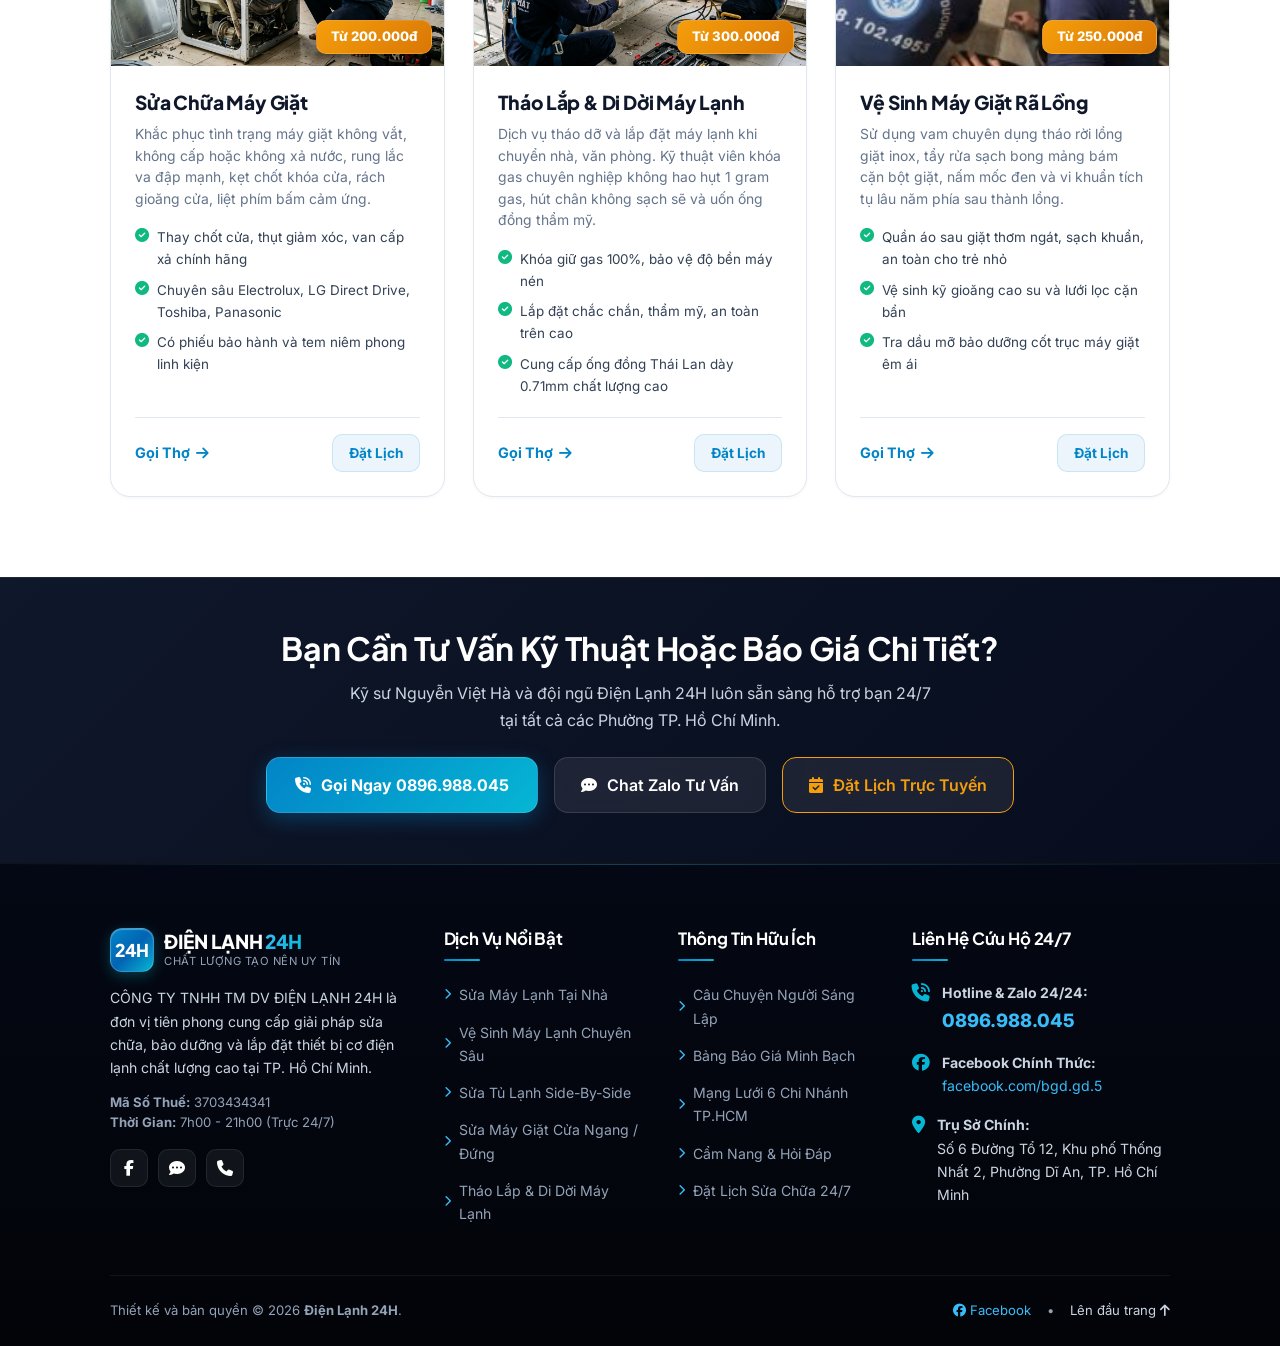
<file: dich-vu.html>
<!DOCTYPE html>
<html lang="vi">
<head>
  <meta charset="UTF-8">
  <meta name="viewport" content="width=device-width, initial-scale=1.0">

  <!-- SEO Meta Tags -->
  <title>Dịch Vụ Điện Lạnh Chuyên Nghiệp - Điện Lạnh 24H TP. Hồ Chí Minh</title>
  <meta name="description" content="Dịch vụ sửa chữa, vệ sinh, tháo lắp máy lạnh, sửa tủ lạnh side by side, sửa máy giặt tại nhà chuẩn hãng tại Phường Dĩ An, Thuận An, Thủ Dầu Một, Tân Uyên, Thủ Đức, Thạnh Lộc (TP.HCM). Có mặt sau 15-30 phút. Hotline: 0896.988.045">
  <meta name="keywords" content="sửa máy lạnh tphcm, vệ sinh máy lạnh dĩ an, sửa tủ lạnh thuận an, sửa máy giặt thủ dầu một, tháo lắp máy lạnh thủ đức">
  <meta name="author" content="Điện Lạnh 24H - KS. Nguyễn Việt Hà">
  <link rel="canonical" href="https://dienlanh24h.vn/dich-vu.html">

  <!-- Open Graph -->
  <meta property="og:type" content="article">
  <meta property="og:url" content="https://dienlanh24h.vn/dich-vu.html">
  <meta property="og:title" content="Dịch Vụ Điện Lạnh Chuẩn Hãng 24/7 - Điện Lạnh 24H">
  <meta property="og:description" content="Chuyên sửa chữa và bảo dưỡng máy lạnh, tủ lạnh, máy giặt tận nhà khắp TP. Hồ Chí Minh. Bảo hành 6 - 12 tháng.">
  <meta property="og:image" content="assets/images/hero-banner.jpg">

  <!-- Fonts & Icons -->
  <link rel="preconnect" href="https://fonts.googleapis.com">
  <link rel="preconnect" href="https://fonts.gstatic.com" crossorigin>
  <link href="https://fonts.googleapis.com/css2?family=Inter:wght@300;400;500;600;700&family=Plus+Jakarta+Sans:wght@500;600;700;800&display=swap" rel="stylesheet">
  <link rel="stylesheet" href="https://cdnjs.cloudflare.com/ajax/libs/font-awesome/6.7.2/css/all.min.css">
  <link rel="stylesheet" href="styles.css">
</head>
<body>

  <!-- Top Notification Bar -->
  <div class="top-notification-bar">
    <div class="container top-bar-flex">
      <div class="top-live-status">
        <span class="live-dot"></span>
        <span><strong>Trực Tuyến 24/7:</strong> Kỹ thuật viên sẵn sàng – Có mặt sau <strong>15 - 30 phút</strong> tại tất cả các Phường TP. Hồ Chí Minh</span>
      </div>
      <div class="top-branches-list">
        <span><i class="fa-solid fa-location-dot"></i> Phường Dĩ An</span>
        <span><i class="fa-solid fa-location-dot"></i> Phường Thuận An</span>
        <span><i class="fa-solid fa-location-dot"></i> Phường Thủ Dầu Một</span>
        <span><i class="fa-solid fa-location-dot"></i> Phường Tân Uyên</span>
        <span><i class="fa-solid fa-location-dot"></i> Phường Thủ Đức</span>
        <span><i class="fa-solid fa-location-dot"></i> Phường Thạnh Lộc</span>
      </div>
      <a href="tel:0896988045" class="top-hotline-badge">
        <i class="fa-solid fa-phone-volume"></i> Hotline: 0896.988.045
      </a>
    </div>
  </div>

  <!-- Header -->
  <header class="site-header">
    <div class="container header-inner">
      <a href="index.html" class="brand-logo">
        <div class="brand-badge-icon">24H</div>
        <div class="brand-text">
          <div class="logo-title">ĐIỆN LẠNH <span>24H</span></div>
          <p>Kỹ Thuật Chuẩn Hãng 24/7</p>
        </div>
      </a>

      <nav class="main-nav">
        <a href="index.html" class="nav-link">Trang Chủ</a>
        <a href="dich-vu.html" class="nav-link active">Dịch Vụ</a>
        <a href="bang-gia.html" class="nav-link">Bảng Giá</a>
        <a href="ve-chung-toi.html" class="nav-link">Về Chúng Tôi</a>
        <a href="chi-nhanh.html" class="nav-link">Chi Nhánh</a>
        <a href="dat-lich.html" class="nav-link">Đặt Lịch</a>
        <a href="cam-nang.html" class="nav-link">Cẩm Nang</a>
      </nav>

      <div class="header-actions">
        <a href="https://www.facebook.com/bgd.gd.5" target="_blank" rel="noopener" class="btn-header-social btn-social-fb" title="Facebook Điện Lạnh 24H">
          <i class="fa-brands fa-facebook-f"></i>
        </a>
        <a href="https://zalo.me/0896988045" target="_blank" rel="noopener" class="btn-header-social btn-social-zalo" title="Chat Zalo Tư Vấn">
          <i class="fa-solid fa-comment-dots"></i>
        </a>
        <a href="tel:0896988045" class="btn-header-call">
          <i class="fa-solid fa-phone"></i>
          <span>0896.988.045</span>
        </a>
        <button class="mobile-menu-toggle" id="mobileMenuBtn" aria-label="Mở Menu">
          <i class="fa-solid fa-bars"></i>
        </button>
      </div>
    </div>
  </header>

  <!-- Mobile Navigation Overlay -->
  <div class="mobile-nav-overlay" id="mobileOverlay"></div>

  <!-- Mobile Drawer Menu -->
  <div class="mobile-nav-drawer" id="mobileDrawer">
    <div class="mobile-drawer-header">
      <div class="brand-logo">
        <div class="brand-badge-icon">24H</div>
        <div class="brand-text"><div class="logo-title">ĐIỆN LẠNH <span>24H</span></div></div>
      </div>
      <button id="closeDrawerBtn" class="drawer-close-btn" aria-label="Đóng Menu"><i class="fa-solid fa-xmark"></i></button>
    </div>
    <div class="drawer-links">
      <a href="index.html" class="drawer-link"><i class="fa-solid fa-house"></i> Trang Chủ</a>
      <a href="dich-vu.html" class="drawer-link active"><i class="fa-solid fa-screwdriver-wrench"></i> Dịch Vụ Điện Lạnh</a>
      <a href="bang-gia.html" class="drawer-link"><i class="fa-solid fa-file-invoice-dollar"></i> Bảng Báo Giá</a>
      <a href="ve-chung-toi.html" class="drawer-link"><i class="fa-solid fa-award"></i> Về Chúng Tôi</a>
      <a href="chi-nhanh.html" class="drawer-link"><i class="fa-solid fa-map-location-dot"></i> Hệ Thống Chi Nhánh</a>
      <a href="dat-lich.html" class="drawer-link"><i class="fa-solid fa-calendar-check"></i> Đặt Lịch Sửa Chữa</a>
      <a href="cam-nang.html" class="drawer-link"><i class="fa-solid fa-book-open"></i> Cẩm Nang & Hỏi Đáp</a>
      
      <div style="display:flex; gap:10px; margin-top:15px;">
        <a href="https://www.facebook.com/bgd.gd.5" target="_blank" rel="noopener" class="btn-primary-glow" style="flex:1; padding:10px; font-size:0.9rem; background:#1877f2;">
          <i class="fa-brands fa-facebook"></i> Facebook
        </a>
        <a href="https://zalo.me/0896988045" target="_blank" rel="noopener" class="btn-primary-glow" style="flex:1; padding:10px; font-size:0.9rem; background:#0068ff;">
          <i class="fa-solid fa-comment-dots"></i> Zalo
        </a>
      </div>

      <a href="tel:0896988045" class="btn-header-call" style="margin-top:10px; text-align:center; justify-content:center;">
        <i class="fa-solid fa-phone"></i> Gọi Ngay 0896.988.045
      </a>
    </div>
  </div>

  <main>
    <!-- Subpage Hero Banner -->
    <section class="page-hero-banner">
      <div class="container">
        <div class="breadcrumb-nav">
          <a href="index.html">Trang Chủ</a>
          <span>/</span>
          <span>Dịch Vụ Điện Lạnh</span>
        </div>
        <h1 class="page-hero-title">Dịch Vụ Điện Lạnh <span>Chuyên Nghiệp 24/7</span></h1>
        <p class="page-hero-desc">Quy trình chuẩn hãng – Kiểm tra đo đạc bằng thiết bị số – Báo giá minh bạch trước khi thực hiện – Bảo hành dài hạn tới 12 tháng tại toàn khu vực TP. Hồ Chí Minh.</p>
      </div>
    </section>

    <!-- Detailed Services Section -->
    <section class="services-section">
      <div class="container">
        <div class="section-header">
          <span class="section-tag">Hạng Mục Chuyên Sâu</span>
          <h2 class="section-title">Giải Pháp Toàn Diện Cho <span>Mọi Thiết Bị Điện Lạnh</span></h2>
          <p class="section-subtitle">Phục vụ cho các hộ gia đình, chung cư, biệt thự, nhà hàng, khách sạn và xí nghiệp nhà xưởng tại TP. Hồ Chí Minh</p>
        </div>

        <div class="services-grid">
          <!-- 1. Sửa Máy Lạnh -->
          <div class="service-card">
            <div class="service-thumb-wrap">
              <img src="assets/images/real-works/sua-may-lanh-real.jpg" alt="Sửa máy lạnh tại nhà TP. Hồ Chí Minh" width="400" height="220" loading="lazy">
              <span class="service-category-tag">Dân Dụng & Âm Trần</span>
              <span class="service-price-badge">Từ 200.000đ</span>
            </div>
            <div class="service-card-body">
              <h3 class="service-title">Sửa Chữa Máy Lạnh</h3>
              <p class="service-summary">
                Xử lý triệt để các lỗi máy lạnh không lạnh, chớp đèn báo lỗi, chảy nước giàn lạnh, xì gas giàn nóng, hỏng tụ đề, hỏng quạt tản nhiệt, chết IC nguồn bo mạch Inverter.
              </p>
              <ul class="service-features-list">
                <li><i class="fa-solid fa-circle-check"></i> Đo kiểm chính xác bằng đồng hồ áp suất & Ampe kìm</li>
                <li><i class="fa-solid fa-circle-check"></i> Hỗ trợ tất cả các hãng: Daikin, Panasonic, LG, Casper...</li>
                <li><i class="fa-solid fa-circle-check"></i> Thay thế linh kiện chính hãng bảo hành 6 - 12 tháng</li>
              </ul>
              <div class="service-card-footer">
                <a href="tel:0896988045" class="btn-service-action">Gọi Thợ <i class="fa-solid fa-arrow-right"></i></a>
                <a href="dat-lich.html" class="btn-service-book">Đặt Lịch</a>
              </div>
            </div>
          </div>

          <!-- 2. Vệ Sinh Máy Lạnh -->
          <div class="service-card">
            <div class="service-thumb-wrap">
              <img src="assets/images/real-works/ve-sinh-may-lanh-real.jpg" alt="Vệ sinh máy lạnh chuyên nghiệp TP. Hồ Chí Minh" width="400" height="220" loading="lazy">
              <span class="service-category-tag">Chuẩn 7 Bước</span>
              <span class="service-price-badge">Từ 150.000đ</span>
            </div>
            <div class="service-card-body">
              <h3 class="service-title">Vệ Sinh Máy Lạnh Chuyên Sâu</h3>
              <p class="service-summary">
                Xịt rửa sạch sâu quạt lồng sóc, lá nhôm tản nhiệt bằng máy bơm áp lực cao và dung dịch sinh học khử khuẩn diệt nấm mốc, thông tắc ống xả nước và kiểm tra áp suất gas.
              </p>
              <ul class="service-features-list">
                <li><i class="fa-solid fa-circle-check"></i> Trang bị bạt hứng nước thông minh chống bẩn sàn và tường</li>
                <li><i class="fa-solid fa-circle-check"></i> Giúp máy làm lạnh sâu hơn và tiết kiệm 30% điện năng</li>
                <li><i class="fa-solid fa-circle-check"></i> Cam kết bảo hành chảy nước trong vòng 30 ngày</li>
              </ul>
              <div class="service-card-footer">
                <a href="tel:0896988045" class="btn-service-action">Gọi Thợ <i class="fa-solid fa-arrow-right"></i></a>
                <a href="dat-lich.html" class="btn-service-book">Đặt Lịch</a>
              </div>
            </div>
          </div>

          <!-- 3. Sửa Tủ Lạnh Side-By-Side -->
          <div class="service-card">
            <div class="service-thumb-wrap">
              <img src="assets/images/real-works/sua-tu-lanh-real.jpg" alt="Sửa tủ lạnh Side by side TP. Hồ Chí Minh" width="400" height="220" loading="lazy">
              <span class="service-category-tag">Inverter & 4 Cánh</span>
              <span class="service-price-badge">Từ 250.000đ</span>
            </div>
            <div class="service-card-body">
              <h3 class="service-title">Sửa Tủ Lạnh & Tủ Mát</h3>
              <p class="service-summary">
                Chuyên trị các ban bệnh tủ lạnh không đông đá, ngăn mát ấm, kêu ồ ồ ở phía sau, hỏng hệ thống xả đá tự động, xì gas, hỏng Block máy nén hoặc lỗi bo mạch Inverter.
              </p>
              <ul class="service-features-list">
                <li><i class="fa-solid fa-circle-check"></i> Sửa tủ Side-By-Side LG, Samsung, Hitachi, Mitsubishi, Toshiba</li>
                <li><i class="fa-solid fa-circle-check"></i> Nạp gas chuẩn định lượng R600a, R134a an toàn tuyệt đối</li>
                <li><i class="fa-solid fa-circle-check"></i> Bảo hành chu đáo sau sửa chữa lên tới 12 tháng</li>
              </ul>
              <div class="service-card-footer">
                <a href="tel:0896988045" class="btn-service-action">Gọi Thợ <i class="fa-solid fa-arrow-right"></i></a>
                <a href="dat-lich.html" class="btn-service-book">Đặt Lịch</a>
              </div>
            </div>
          </div>

          <!-- 4. Sửa Máy Giặt -->
          <div class="service-card">
            <div class="service-thumb-wrap">
              <img src="assets/images/real-works/sua-may-giat-real.jpg" alt="Sửa máy giặt cửa ngang tại nhà TP.HCM" width="400" height="220" loading="lazy">
              <span class="service-category-tag">Cửa Ngang & Lồng Đứng</span>
              <span class="service-price-badge">Từ 200.000đ</span>
            </div>
            <div class="service-card-body">
              <h3 class="service-title">Sửa Chữa Máy Giặt</h3>
              <p class="service-summary">
                Khắc phục tình trạng máy giặt không vắt, không cấp hoặc không xả nước, rung lắc va đập mạnh, kẹt chốt khóa cửa, rách gioăng cửa, liệt phím bấm cảm ứng.
              </p>
              <ul class="service-features-list">
                <li><i class="fa-solid fa-circle-check"></i> Thay chốt cửa, thụt giảm xóc, van cấp xả chính hãng</li>
                <li><i class="fa-solid fa-circle-check"></i> Chuyên sâu Electrolux, LG Direct Drive, Toshiba, Panasonic</li>
                <li><i class="fa-solid fa-circle-check"></i> Có phiếu bảo hành và tem niêm phong linh kiện</li>
              </ul>
              <div class="service-card-footer">
                <a href="tel:0896988045" class="btn-service-action">Gọi Thợ <i class="fa-solid fa-arrow-right"></i></a>
                <a href="dat-lich.html" class="btn-service-book">Đặt Lịch</a>
              </div>
            </div>
          </div>

          <!-- 5. Tháo Lắp & Di Dời Máy Lạnh -->
          <div class="service-card">
            <div class="service-thumb-wrap">
              <img src="assets/images/real-works/thao-lap-may-lanh-real.jpg" alt="Tháo lắp di dời máy lạnh chuyên nghiệp TP.HCM" width="400" height="220" loading="lazy">
              <span class="service-category-tag">Khóa Gas An Toàn</span>
              <span class="service-price-badge">Từ 300.000đ</span>
            </div>
            <div class="service-card-body">
              <h3 class="service-title">Tháo Lắp & Di Dời Máy Lạnh</h3>
              <p class="service-summary">
                Dịch vụ tháo dỡ và lắp đặt máy lạnh khi chuyển nhà, văn phòng. Kỹ thuật viên khóa gas chuyên nghiệp không hao hụt 1 gram gas, hút chân không sạch sẽ và uốn ống đồng thẩm mỹ.
              </p>
              <ul class="service-features-list">
                <li><i class="fa-solid fa-circle-check"></i> Khóa giữ gas 100%, bảo vệ độ bền máy nén</li>
                <li><i class="fa-solid fa-circle-check"></i> Lắp đặt chắc chắn, thẩm mỹ, an toàn trên cao</li>
                <li><i class="fa-solid fa-circle-check"></i> Cung cấp ống đồng Thái Lan dày 0.71mm chất lượng cao</li>
              </ul>
              <div class="service-card-footer">
                <a href="tel:0896988045" class="btn-service-action">Gọi Thợ <i class="fa-solid fa-arrow-right"></i></a>
                <a href="dat-lich.html" class="btn-service-book">Đặt Lịch</a>
              </div>
            </div>
          </div>

          <!-- 6. Vệ Sinh Máy Giặt Tháo Lồng -->
          <div class="service-card">
            <div class="service-thumb-wrap">
              <img src="assets/images/real-works/thay-ron-may-giat.jpg" alt="Vệ sinh máy giặt tháo lồng TP. Hồ Chí Minh" width="400" height="220" loading="lazy">
              <span class="service-category-tag">Khử Mùi & Tẩy Cặn</span>
              <span class="service-price-badge">Từ 250.000đ</span>
            </div>
            <div class="service-card-body">
              <h3 class="service-title">Vệ Sinh Máy Giặt Rã Lồng</h3>
              <p class="service-summary">
                Sử dụng vam chuyên dụng tháo rời lồng giặt inox, tẩy rửa sạch bong mảng bám cặn bột giặt, nấm mốc đen và vi khuẩn tích tụ lâu năm phía sau thành lồng.
              </p>
              <ul class="service-features-list">
                <li><i class="fa-solid fa-circle-check"></i> Quần áo sau giặt thơm ngát, sạch khuẩn, an toàn cho trẻ nhỏ</li>
                <li><i class="fa-solid fa-circle-check"></i> Vệ sinh kỹ gioăng cao su và lưới lọc cặn bẩn</li>
                <li><i class="fa-solid fa-circle-check"></i> Tra dầu mỡ bảo dưỡng cốt trục máy giặt êm ái</li>
              </ul>
              <div class="service-card-footer">
                <a href="tel:0896988045" class="btn-service-action">Gọi Thợ <i class="fa-solid fa-arrow-right"></i></a>
                <a href="dat-lich.html" class="btn-service-book">Đặt Lịch</a>
              </div>
            </div>
          </div>
        </div>
      </div>
    </section>

    <!-- Quick CTA Banner -->
    <section style="background:linear-gradient(135deg, #0f172a, #070d1e); padding:50px 0; border-top:1px solid rgba(255,255,255,0.08); text-align:center;">
      <div class="container">
        <h2 style="color:#fff; font-size:2rem; margin-bottom:12px;">Bạn Cần Tư Vấn Kỹ Thuật Hoặc Báo Giá Chi Tiết?</h2>
        <p style="color:var(--text-white-sub); max-width:600px; margin:0 auto 24px auto;">Kỹ sư Nguyễn Việt Hà và đội ngũ Điện Lạnh 24H luôn sẵn sàng hỗ trợ bạn 24/7 tại tất cả các Phường TP. Hồ Chí Minh.</p>
        <div style="display:flex; justify-content:center; gap:16px; flex-wrap:wrap;">
          <a href="tel:0896988045" class="btn-primary-glow"><i class="fa-solid fa-phone-volume"></i> Gọi Ngay 0896.988.045</a>
          <a href="https://zalo.me/0896988045" target="_blank" rel="noopener" class="btn-secondary-glass"><i class="fa-solid fa-comment-dots"></i> Chat Zalo Tư Vấn</a>
          <a href="dat-lich.html" class="btn-secondary-glass" style="border-color:var(--amber); color:var(--amber);"><i class="fa-solid fa-calendar-check"></i> Đặt Lịch Trực Tuyến</a>
        </div>
      </div>
    </section>
  </main>

  <!-- Footer -->
  <footer class="site-footer">
    <div class="container">
      <div class="footer-grid">
        <div class="footer-col">
          <div class="brand-logo">
            <div class="brand-badge-icon">24H</div>
            <div class="brand-text">
              <div class="logo-title">ĐIỆN LẠNH <span>24H</span></div>
              <p>Chất Lượng Tạo Nên Uy Tín</p>
            </div>
          </div>
          <p class="footer-company-desc">
            CÔNG TY TNHH TM DV ĐIỆN LẠNH 24H là đơn vị tiên phong cung cấp giải pháp sửa chữa, bảo dưỡng và lắp đặt thiết bị cơ điện lạnh chất lượng cao tại TP. Hồ Chí Minh.
          </p>
          <div class="footer-tax-info">
            <strong>Mã Số Thuế:</strong> 3703434341<br>
            <strong>Thời Gian:</strong> 7h00 - 21h00 (Trực 24/7)
          </div>
          <div class="footer-social-links">
            <a href="https://www.facebook.com/bgd.gd.5" target="_blank" rel="noopener" class="footer-social-btn" title="Facebook Điện Lạnh 24H"><i class="fa-brands fa-facebook-f"></i></a>
            <a href="https://zalo.me/0896988045" target="_blank" rel="noopener" class="footer-social-btn" title="Zalo Điện Lạnh 24H"><i class="fa-solid fa-comment-dots"></i></a>
            <a href="tel:0896988045" class="footer-social-btn" title="Gọi Điện Thoại"><i class="fa-solid fa-phone"></i></a>
          </div>
        </div>

        <div class="footer-col">
          <h4>Dịch Vụ Nổi Bật</h4>
          <ul class="footer-links-list">
            <li><a href="dich-vu.html"><i class="fa-solid fa-chevron-right"></i> Sửa Máy Lạnh Tại Nhà</a></li>
            <li><a href="dich-vu.html"><i class="fa-solid fa-chevron-right"></i> Vệ Sinh Máy Lạnh Chuyên Sâu</a></li>
            <li><a href="dich-vu.html"><i class="fa-solid fa-chevron-right"></i> Sửa Tủ Lạnh Side-By-Side</a></li>
            <li><a href="dich-vu.html"><i class="fa-solid fa-chevron-right"></i> Sửa Máy Giặt Cửa Ngang / Đứng</a></li>
            <li><a href="dich-vu.html"><i class="fa-solid fa-chevron-right"></i> Tháo Lắp & Di Dời Máy Lạnh</a></li>
          </ul>
        </div>

        <div class="footer-col">
          <h4>Thông Tin Hữu Ích</h4>
          <ul class="footer-links-list">
            <li><a href="ve-chung-toi.html"><i class="fa-solid fa-chevron-right"></i> Câu Chuyện Người Sáng Lập</a></li>
            <li><a href="bang-gia.html"><i class="fa-solid fa-chevron-right"></i> Bảng Báo Giá Minh Bạch</a></li>
            <li><a href="chi-nhanh.html"><i class="fa-solid fa-chevron-right"></i> Mạng Lưới 6 Chi Nhánh TP.HCM</a></li>
            <li><a href="cam-nang.html"><i class="fa-solid fa-chevron-right"></i> Cẩm Nang & Hỏi Đáp</a></li>
            <li><a href="dat-lich.html"><i class="fa-solid fa-chevron-right"></i> Đặt Lịch Sửa Chữa 24/7</a></li>
          </ul>
        </div>

        <div class="footer-col">
          <h4>Liên Hệ Cứu Hộ 24/7</h4>
          <div class="footer-contact-item">
            <i class="fa-solid fa-phone-volume"></i>
            <div>
              <strong>Hotline & Zalo 24/24:</strong><br>
              <a href="tel:0896988045" style="color:#38bdf8; font-size:1.15rem; font-weight:800;">0896.988.045</a>
            </div>
          </div>
          <div class="footer-contact-item">
            <i class="fa-brands fa-facebook"></i>
            <div>
              <strong>Facebook Chính Thức:</strong><br>
              <a href="https://www.facebook.com/bgd.gd.5" target="_blank" rel="noopener" style="color:#38bdf8;">facebook.com/bgd.gd.5</a>
            </div>
          </div>
          <div class="footer-contact-item">
            <i class="fa-solid fa-location-dot"></i>
            <div>
              <strong>Trụ Sở Chính:</strong><br>
              Số 6 Đường Tổ 12, Khu phố Thống Nhất 2, Phường Dĩ An, TP. Hồ Chí Minh
            </div>
          </div>
        </div>
      </div>

      <div class="footer-bottom-bar">
        <div>Thiết kế và bản quyền © 2026 <strong>Điện Lạnh 24H</strong>.</div>
        <div style="display:flex; gap:16px; align-items:center;">
          <a href="https://www.facebook.com/bgd.gd.5" target="_blank" rel="noopener" style="color:#38bdf8;"><i class="fa-brands fa-facebook"></i> Facebook</a>
          <span>•</span>
          <a href="#home">Lên đầu trang <i class="fa-solid fa-arrow-up"></i></a>
        </div>
      </div>
    </div>
  </footer>

  <!-- Floating Contact Panel -->
  <div class="floating-contact-panel">
    <a href="https://www.facebook.com/bgd.gd.5" target="_blank" rel="noopener" class="float-btn float-fb" title="Facebook Điện Lạnh 24H"><i class="fa-brands fa-facebook-f"></i></a>
    <a href="https://zalo.me/0896988045" target="_blank" rel="noopener" class="float-btn float-zalo" title="Chat Zalo 0896.988.045"><i class="fa-solid fa-comment-dots"></i></a>
    <a href="tel:0896988045" class="float-btn float-phone" title="Gọi Cứu Hộ 0896.988.045"><i class="fa-solid fa-phone-volume"></i></a>
    <button class="float-btn float-top" id="scrollToTopBtn" aria-label="Lên đầu trang"><i class="fa-solid fa-chevron-up"></i></button>
  </div>

  <!-- Mobile Sticky Bottom Bar -->
  <div class="mobile-bottom-bar">
    <a href="index.html" class="bottom-bar-item"><i class="fa-solid fa-house"></i><span>Trang Chủ</span></a>
    <a href="dich-vu.html" class="bottom-bar-item active"><i class="fa-solid fa-screwdriver-wrench"></i><span>Dịch Vụ</span></a>
    <a href="bang-gia.html" class="bottom-bar-item"><i class="fa-solid fa-file-invoice-dollar"></i><span>Bảng Giá</span></a>
    <a href="chi-nhanh.html" class="bottom-bar-item"><i class="fa-solid fa-map-location-dot"></i><span>Chi Nhánh</span></a>
    <a href="tel:0896988045" class="bottom-bar-item item-call-emergency"><i class="fa-solid fa-phone-volume"></i><span>Gọi Ngay</span></a>
  </div>

  <!-- Live Social Proof Toast -->
  <div class="social-proof-toast" id="socialProofToast">
    <div class="toast-avatar">T</div>
    <div class="toast-text">
      <strong>Anh Tuấn</strong> (KDC Thống Nhất, Phường Dĩ An, TP.HCM)<br>
      <span style="color:#38bdf8;">vừa đặt lịch Vệ sinh 2 máy lạnh Inverter</span> • <small style="color:#94a3b8;">2 phút trước</small>
    </div>
  </div>

  <script src="app.js"></script>
</body>
</html>
</file>
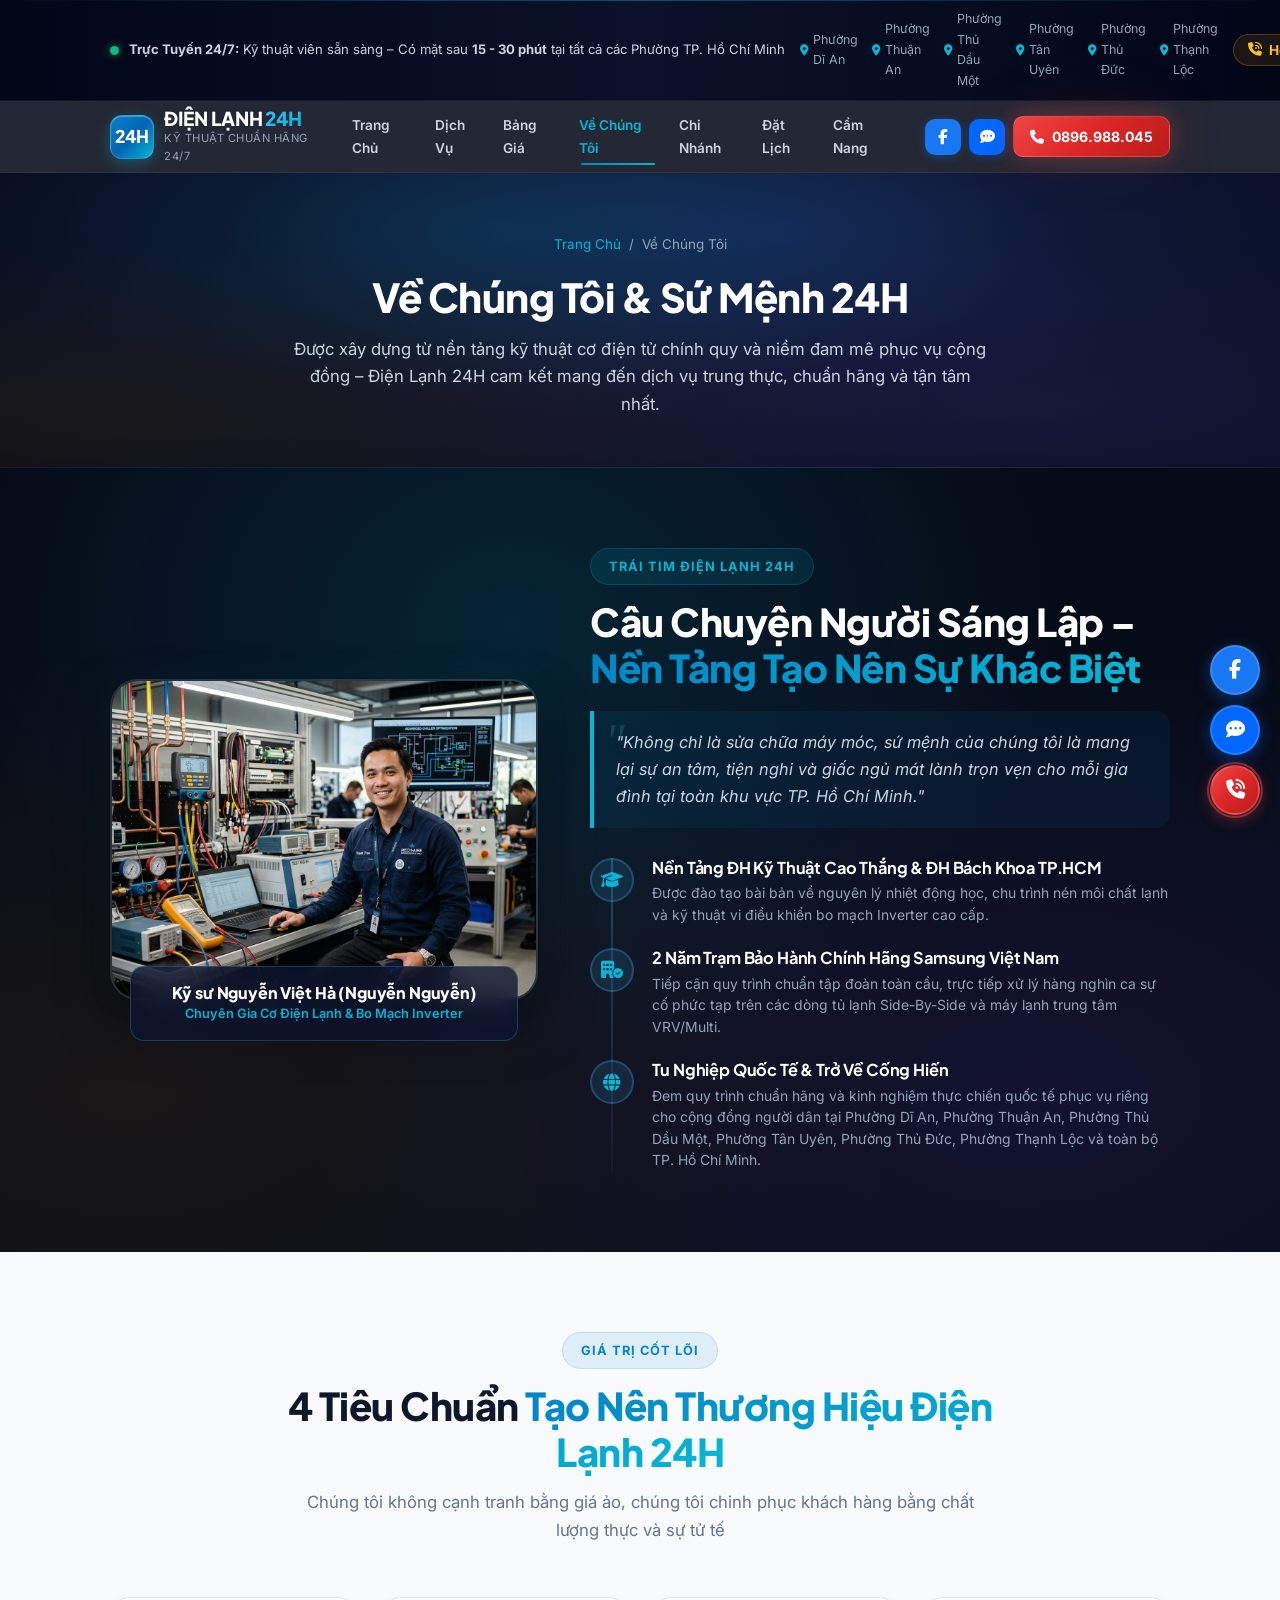
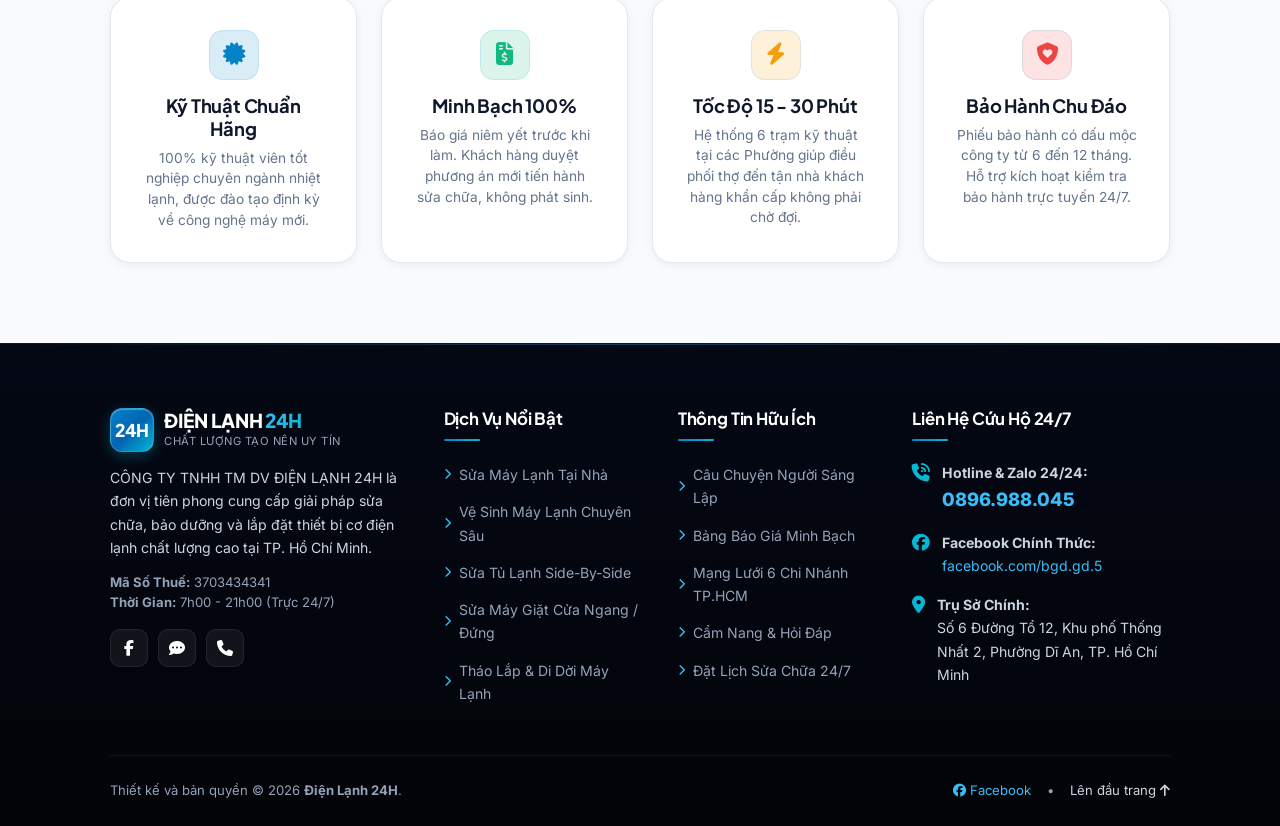
<file: ve-chung-toi.html>
<!DOCTYPE html>
<html lang="vi">
<head>
  <meta charset="UTF-8">
  <meta name="viewport" content="width=device-width, initial-scale=1.0">

  <!-- SEO Meta Tags -->
  <title>Về Chúng Tôi & Câu Chuyện Sáng Lập - Điện Lạnh 24H TP. Hồ Chí Minh</title>
  <meta name="description" content="Khám phá câu chuyện sáng lập của KS. Nguyễn Việt Hà - Người đặt nền móng chuẩn mực kỹ thuật và đạo đức nghề điện lạnh tại TP. Hồ Chí Minh. Hotline: 0896.988.045">
  <meta name="keywords" content="kỹ sư nguyễn việt hà, điện lạnh 24h giới thiệu, sửa điện lạnh uy tín tphcm, điện lạnh bách khoa">
  <meta name="author" content="Điện Lạnh 24H - KS. Nguyễn Việt Hà">
  <link rel="canonical" href="https://dienlanh24h.vn/ve-chung-toi.html">

  <!-- Fonts & Icons -->
  <link rel="preconnect" href="https://fonts.googleapis.com">
  <link rel="preconnect" href="https://fonts.gstatic.com" crossorigin>
  <link href="https://fonts.googleapis.com/css2?family=Inter:wght@300;400;500;600;700&family=Plus+Jakarta+Sans:wght@500;600;700;800&display=swap" rel="stylesheet">
  <link rel="stylesheet" href="https://cdnjs.cloudflare.com/ajax/libs/font-awesome/6.7.2/css/all.min.css">
  <link rel="stylesheet" href="styles.css">
</head>
<body>

  <!-- Top Notification Bar -->
  <div class="top-notification-bar">
    <div class="container top-bar-flex">
      <div class="top-live-status">
        <span class="live-dot"></span>
        <span><strong>Trực Tuyến 24/7:</strong> Kỹ thuật viên sẵn sàng – Có mặt sau <strong>15 - 30 phút</strong> tại tất cả các Phường TP. Hồ Chí Minh</span>
      </div>
      <div class="top-branches-list">
        <span><i class="fa-solid fa-location-dot"></i> Phường Dĩ An</span>
        <span><i class="fa-solid fa-location-dot"></i> Phường Thuận An</span>
        <span><i class="fa-solid fa-location-dot"></i> Phường Thủ Dầu Một</span>
        <span><i class="fa-solid fa-location-dot"></i> Phường Tân Uyên</span>
        <span><i class="fa-solid fa-location-dot"></i> Phường Thủ Đức</span>
        <span><i class="fa-solid fa-location-dot"></i> Phường Thạnh Lộc</span>
      </div>
      <a href="tel:0896988045" class="top-hotline-badge">
        <i class="fa-solid fa-phone-volume"></i> Hotline: 0896.988.045
      </a>
    </div>
  </div>

  <!-- Header -->
  <header class="site-header">
    <div class="container header-inner">
      <a href="index.html" class="brand-logo">
        <div class="brand-badge-icon">24H</div>
        <div class="brand-text">
          <div class="logo-title">ĐIỆN LẠNH <span>24H</span></div>
          <p>Kỹ Thuật Chuẩn Hãng 24/7</p>
        </div>
      </a>

      <nav class="main-nav">
        <a href="index.html" class="nav-link">Trang Chủ</a>
        <a href="dich-vu.html" class="nav-link">Dịch Vụ</a>
        <a href="bang-gia.html" class="nav-link">Bảng Giá</a>
        <a href="ve-chung-toi.html" class="nav-link active">Về Chúng Tôi</a>
        <a href="chi-nhanh.html" class="nav-link">Chi Nhánh</a>
        <a href="dat-lich.html" class="nav-link">Đặt Lịch</a>
        <a href="cam-nang.html" class="nav-link">Cẩm Nang</a>
      </nav>

      <div class="header-actions">
        <a href="https://www.facebook.com/bgd.gd.5" target="_blank" rel="noopener" class="btn-header-social btn-social-fb" title="Facebook Điện Lạnh 24H"><i class="fa-brands fa-facebook-f"></i></a>
        <a href="https://zalo.me/0896988045" target="_blank" rel="noopener" class="btn-header-social btn-social-zalo" title="Chat Zalo Tư Vấn"><i class="fa-solid fa-comment-dots"></i></a>
        <a href="tel:0896988045" class="btn-header-call"><i class="fa-solid fa-phone"></i><span>0896.988.045</span></a>
        <button class="mobile-menu-toggle" id="mobileMenuBtn" aria-label="Mở Menu"><i class="fa-solid fa-bars"></i></button>
      </div>
    </div>
  </header>

    <!-- Mobile Navigation Overlay -->
  <div class="mobile-nav-overlay" id="mobileOverlay"></div>

  <!-- Mobile Drawer Menu -->
  <div class="mobile-nav-drawer" id="mobileDrawer">
    <div class="mobile-drawer-header">
      <div class="brand-logo">
        <div class="brand-badge-icon">24H</div>
        <div class="brand-text"><div class="logo-title">ĐIỆN LẠNH <span>24H</span></div></div>
      </div>
      <button id="closeDrawerBtn" class="drawer-close-btn" aria-label="Dong Menu"><i class="fa-solid fa-xmark"></i></button>
    </div>
    <div class="drawer-links">
      <a href="index.html" class="drawer-link"><i class="fa-solid fa-house"></i> Trang Chủ</a>
      <a href="dich-vu.html" class="drawer-link"><i class="fa-solid fa-screwdriver-wrench"></i> Dịch Vụ Điện Lạnh</a>
      <a href="bang-gia.html" class="drawer-link"><i class="fa-solid fa-file-invoice-dollar"></i> Bảng Báo Giá</a>
      <a href="ve-chung-toi.html" class="drawer-link active"><i class="fa-solid fa-award"></i> Về Chúng Tôi</a>
      <a href="chi-nhanh.html" class="drawer-link"><i class="fa-solid fa-map-location-dot"></i> Hệ Thống Chi Nhánh</a>
      <a href="dat-lich.html" class="drawer-link"><i class="fa-solid fa-calendar-check"></i> Đặt Lịch Sửa Chữa</a>
      <a href="cam-nang.html" class="drawer-link"><i class="fa-solid fa-book-open"></i> Cẩm Nang & Hỏi Đáp</a>
      
      <div style="display:flex; gap:10px; margin-top:15px;">
        <a href="https://www.facebook.com/bgd.gd.5" target="_blank" rel="noopener" class="btn-primary-glow" style="flex:1; padding:10px; font-size:0.9rem; background:#1877f2;"><i class="fa-brands fa-facebook"></i> Facebook</a>
        <a href="https://zalo.me/0896988045" target="_blank" rel="noopener" class="btn-primary-glow" style="flex:1; padding:10px; font-size:0.9rem; background:#0068ff;"><i class="fa-solid fa-comment-dots"></i> Zalo</a>
      </div>

      <a href="tel:0896988045" class="btn-header-call" style="margin-top:10px; text-align:center; justify-content:center;">
        <i class="fa-solid fa-phone"></i> Gọi Ngay 0896.988.045
      </a>
    </div>
  </div>

  <main>
    <!-- Subpage Hero Banner -->
    <section class="page-hero-banner">
      <div class="container">
        <div class="breadcrumb-nav">
          <a href="index.html">Trang Chủ</a>
          <span>/</span>
          <span>Về Chúng Tôi</span>
        </div>
        <h1 class="page-hero-title">Về Chúng Tôi & <span>Sứ Mệnh 24H</span></h1>
        <p class="page-hero-desc">Được xây dựng từ nền tảng kỹ thuật cơ điện tử chính quy và niềm đam mê phục vụ cộng đồng – Điện Lạnh 24H cam kết mang đến dịch vụ trung thực, chuẩn hãng và tận tâm nhất.</p>
      </div>
    </section>

    <!-- Founder Section -->
    <section class="founder-section">
      <div class="container">
        <div class="founder-grid">
          <div class="founder-photo-card">
            <div class="founder-img-wrapper">
              <img src="assets/images/founder-engineer.jpg" alt="Kỹ sư Nguyễn Việt Hà - Người sáng lập Điện Lạnh 24H" width="500" height="520" loading="lazy">
            </div>
            <div class="founder-badge-credentials">
              <h4>Kỹ sư Nguyễn Việt Hà (Nguyễn Nguyễn)</h4>
              <p>Chuyên Gia Cơ Điện Lạnh & Bo Mạch Inverter</p>
            </div>
          </div>

          <div class="founder-story-info">
            <span class="section-tag tag-cyan">Trái Tim Điện Lạnh 24H</span>
            <h2 class="section-title" style="color:#ffffff; margin-bottom: 20px;">
              Câu Chuyện Người Sáng Lập – <span>Nền Tảng Tạo Nên Sự Khác Biệt</span>
            </h2>
            
            <div class="founder-quote-banner">
              "Không chỉ là sửa chữa máy móc, sứ mệnh của chúng tôi là mang lại sự an tâm, tiện nghi và giấc ngủ mát lành trọn vẹn cho mỗi gia đình tại toàn khu vực TP. Hồ Chí Minh."
            </div>

            <div class="founder-timeline">
              <div class="timeline-row">
                <div class="timeline-icon-box"><i class="fa-solid fa-graduation-cap"></i></div>
                <div class="timeline-content">
                  <h4>Nền Tảng ĐH Kỹ Thuật Cao Thắng & ĐH Bách Khoa TP.HCM</h4>
                  <p>Được đào tạo bài bản về nguyên lý nhiệt động học, chu trình nén môi chất lạnh và kỹ thuật vi điều khiển bo mạch Inverter cao cấp.</p>
                </div>
              </div>

              <div class="timeline-row">
                <div class="timeline-icon-box"><i class="fa-solid fa-building-circle-check"></i></div>
                <div class="timeline-content">
                  <h4>2 Năm Trạm Bảo Hành Chính Hãng Samsung Việt Nam</h4>
                  <p>Tiếp cận quy trình chuẩn tập đoàn toàn cầu, trực tiếp xử lý hàng nghìn ca sự cố phức tạp trên các dòng tủ lạnh Side-By-Side và máy lạnh trung tâm VRV/Multi.</p>
                </div>
              </div>

              <div class="timeline-row">
                <div class="timeline-icon-box"><i class="fa-solid fa-globe"></i></div>
                <div class="timeline-content">
                  <h4>Tu Nghiệp Quốc Tế & Trở Về Cống Hiến</h4>
                  <p>Đem quy trình chuẩn hãng và kinh nghiệm thực chiến quốc tế phục vụ riêng cho cộng đồng người dân tại Phường Dĩ An, Phường Thuận An, Phường Thủ Dầu Một, Phường Tân Uyên, Phường Thủ Đức, Phường Thạnh Lộc và toàn bộ TP. Hồ Chí Minh.</p>
                </div>
              </div>
            </div>
          </div>
        </div>
      </div>
    </section>

    <!-- 4 Core Pillars Section -->
    <section class="services-section" style="background:#f8fafc;">
      <div class="container">
        <div class="section-header">
          <span class="section-tag">Giá Trị Cốt Lõi</span>
          <h2 class="section-title">4 Tiêu Chuẩn <span>Tạo Nên Thương Hiệu Điện Lạnh 24H</span></h2>
          <p class="section-subtitle">Chúng tôi không cạnh tranh bằng giá ảo, chúng tôi chinh phục khách hàng bằng chất lượng thực và sự tử tế</p>
        </div>

        <div class="core-pillars-grid">
          <div class="tool-card" style="text-align:center; align-items:center;">
            <div class="tool-icon" style="background:rgba(2,132,199,0.15); color:var(--primary); margin-bottom:14px;"><i class="fa-solid fa-certificate"></i></div>
            <h3 style="font-size:1.15rem; margin-bottom:8px;">Kỹ Thuật Chuẩn Hãng</h3>
            <p style="font-size:0.86rem; color:var(--text-muted); line-height:1.5;">100% kỹ thuật viên tốt nghiệp chuyên ngành nhiệt lạnh, được đào tạo định kỳ về công nghệ máy mới.</p>
          </div>

          <div class="tool-card" style="text-align:center; align-items:center;">
            <div class="tool-icon" style="background:rgba(16,185,129,0.15); color:var(--emerald); margin-bottom:14px;"><i class="fa-solid fa-file-invoice-dollar"></i></div>
            <h3 style="font-size:1.15rem; margin-bottom:8px;">Minh Bạch 100%</h3>
            <p style="font-size:0.86rem; color:var(--text-muted); line-height:1.5;">Báo giá niêm yết trước khi làm. Khách hàng duyệt phương án mới tiến hành sửa chữa, không phát sinh.</p>
          </div>

          <div class="tool-card" style="text-align:center; align-items:center;">
            <div class="tool-icon" style="background:rgba(245,158,11,0.15); color:var(--amber); margin-bottom:14px;"><i class="fa-solid fa-bolt"></i></div>
            <h3 style="font-size:1.15rem; margin-bottom:8px;">Tốc Độ 15 - 30 Phút</h3>
            <p style="font-size:0.86rem; color:var(--text-muted); line-height:1.5;">Hệ thống 6 trạm kỹ thuật tại các Phường giúp điều phối thợ đến tận nhà khách hàng khẩn cấp không phải chờ đợi.</p>
          </div>

          <div class="tool-card" style="text-align:center; align-items:center;">
            <div class="tool-icon" style="background:rgba(239,68,68,0.15); color:#ef4444; margin-bottom:14px;"><i class="fa-solid fa-shield-heart"></i></div>
            <h3 style="font-size:1.15rem; margin-bottom:8px;">Bảo Hành Chu Đáo</h3>
            <p style="font-size:0.86rem; color:var(--text-muted); line-height:1.5;">Phiếu bảo hành có dấu mộc công ty từ 6 đến 12 tháng. Hỗ trợ kích hoạt kiểm tra bảo hành trực tuyến 24/7.</p>
          </div>
        </div>
      </div>
    </section>
  </main>

  <!-- Footer -->
  <footer class="site-footer">
    <div class="container">
      <div class="footer-grid">
        <div class="footer-col">
          <div class="brand-logo">
            <div class="brand-badge-icon">24H</div>
            <div class="brand-text">
              <div class="logo-title">ĐIỆN LẠNH <span>24H</span></div>
              <p>Chất Lượng Tạo Nên Uy Tín</p>
            </div>
          </div>
          <p class="footer-company-desc">
            CÔNG TY TNHH TM DV ĐIỆN LẠNH 24H là đơn vị tiên phong cung cấp giải pháp sửa chữa, bảo dưỡng và lắp đặt thiết bị cơ điện lạnh chất lượng cao tại TP. Hồ Chí Minh.
          </p>
          <div class="footer-tax-info">
            <strong>Mã Số Thuế:</strong> 3703434341<br>
            <strong>Thời Gian:</strong> 7h00 - 21h00 (Trực 24/7)
          </div>
          <div class="footer-social-links">
            <a href="https://www.facebook.com/bgd.gd.5" target="_blank" rel="noopener" class="footer-social-btn" title="Facebook Điện Lạnh 24H"><i class="fa-brands fa-facebook-f"></i></a>
            <a href="https://zalo.me/0896988045" target="_blank" rel="noopener" class="footer-social-btn" title="Zalo Điện Lạnh 24H"><i class="fa-solid fa-comment-dots"></i></a>
            <a href="tel:0896988045" class="footer-social-btn" title="Gọi Điện Thoại"><i class="fa-solid fa-phone"></i></a>
          </div>
        </div>

        <div class="footer-col">
          <h4>Dịch Vụ Nổi Bật</h4>
          <ul class="footer-links-list">
            <li><a href="dich-vu.html"><i class="fa-solid fa-chevron-right"></i> Sửa Máy Lạnh Tại Nhà</a></li>
            <li><a href="dich-vu.html"><i class="fa-solid fa-chevron-right"></i> Vệ Sinh Máy Lạnh Chuyên Sâu</a></li>
            <li><a href="dich-vu.html"><i class="fa-solid fa-chevron-right"></i> Sửa Tủ Lạnh Side-By-Side</a></li>
            <li><a href="dich-vu.html"><i class="fa-solid fa-chevron-right"></i> Sửa Máy Giặt Cửa Ngang / Đứng</a></li>
            <li><a href="dich-vu.html"><i class="fa-solid fa-chevron-right"></i> Tháo Lắp & Di Dời Máy Lạnh</a></li>
          </ul>
        </div>

        <div class="footer-col">
          <h4>Thông Tin Hữu Ích</h4>
          <ul class="footer-links-list">
            <li><a href="ve-chung-toi.html"><i class="fa-solid fa-chevron-right"></i> Câu Chuyện Người Sáng Lập</a></li>
            <li><a href="bang-gia.html"><i class="fa-solid fa-chevron-right"></i> Bảng Báo Giá Minh Bạch</a></li>
            <li><a href="chi-nhanh.html"><i class="fa-solid fa-chevron-right"></i> Mạng Lưới 6 Chi Nhánh TP.HCM</a></li>
            <li><a href="cam-nang.html"><i class="fa-solid fa-chevron-right"></i> Cẩm Nang & Hỏi Đáp</a></li>
            <li><a href="dat-lich.html"><i class="fa-solid fa-chevron-right"></i> Đặt Lịch Sửa Chữa 24/7</a></li>
          </ul>
        </div>

        <div class="footer-col">
          <h4>Liên Hệ Cứu Hộ 24/7</h4>
          <div class="footer-contact-item">
            <i class="fa-solid fa-phone-volume"></i>
            <div>
              <strong>Hotline & Zalo 24/24:</strong><br>
              <a href="tel:0896988045" style="color:#38bdf8; font-size:1.15rem; font-weight:800;">0896.988.045</a>
            </div>
          </div>
          <div class="footer-contact-item">
            <i class="fa-brands fa-facebook"></i>
            <div>
              <strong>Facebook Chính Thức:</strong><br>
              <a href="https://www.facebook.com/bgd.gd.5" target="_blank" rel="noopener" style="color:#38bdf8;">facebook.com/bgd.gd.5</a>
            </div>
          </div>
          <div class="footer-contact-item">
            <i class="fa-solid fa-location-dot"></i>
            <div>
              <strong>Trụ Sở Chính:</strong><br>
              Số 6 Đường Tổ 12, Khu phố Thống Nhất 2, Phường Dĩ An, TP. Hồ Chí Minh
            </div>
          </div>
        </div>
      </div>

      <div class="footer-bottom-bar">
        <div>Thiết kế và bản quyền © 2026 <strong>Điện Lạnh 24H</strong>.</div>
        <div style="display:flex; gap:16px; align-items:center;">
          <a href="https://www.facebook.com/bgd.gd.5" target="_blank" rel="noopener" style="color:#38bdf8;"><i class="fa-brands fa-facebook"></i> Facebook</a>
          <span>•</span>
          <a href="#home">Lên đầu trang <i class="fa-solid fa-arrow-up"></i></a>
        </div>
      </div>
    </div>
  </footer>

  <!-- Floating Contact Panel -->
  <div class="floating-contact-panel">
    <a href="https://www.facebook.com/bgd.gd.5" target="_blank" rel="noopener" class="float-btn float-fb" title="Facebook Điện Lạnh 24H"><i class="fa-brands fa-facebook-f"></i></a>
    <a href="https://zalo.me/0896988045" target="_blank" rel="noopener" class="float-btn float-zalo" title="Chat Zalo 0896.988.045"><i class="fa-solid fa-comment-dots"></i></a>
    <a href="tel:0896988045" class="float-btn float-phone" title="Gọi Cứu Hộ 0896.988.045"><i class="fa-solid fa-phone-volume"></i></a>
    <button class="float-btn float-top" id="scrollToTopBtn" aria-label="Lên đầu trang"><i class="fa-solid fa-chevron-up"></i></button>
  </div>

  <!-- Mobile Sticky Bottom Bar -->
  <div class="mobile-bottom-bar">
    <a href="index.html" class="bottom-bar-item"><i class="fa-solid fa-house"></i><span>Trang Chủ</span></a>
    <a href="dich-vu.html" class="bottom-bar-item"><i class="fa-solid fa-screwdriver-wrench"></i><span>Dịch Vụ</span></a>
    <a href="bang-gia.html" class="bottom-bar-item"><i class="fa-solid fa-file-invoice-dollar"></i><span>Bảng Giá</span></a>
    <a href="chi-nhanh.html" class="bottom-bar-item"><i class="fa-solid fa-map-location-dot"></i><span>Chi Nhánh</span></a>
    <a href="tel:0896988045" class="bottom-bar-item item-call-emergency"><i class="fa-solid fa-phone-volume"></i><span>Gọi Ngay</span></a>
  </div>

  <!-- Live Social Proof Toast -->
  <div class="social-proof-toast" id="socialProofToast">
    <div class="toast-avatar">T</div>
    <div class="toast-text">
      <strong>Anh Tuấn</strong> (KDC Thống Nhất, Phường Dĩ An, TP.HCM)<br>
      <span style="color:#38bdf8;">vừa đặt lịch Vệ sinh 2 máy lạnh Inverter</span> • <small style="color:#94a3b8;">2 phút trước</small>
    </div>
  </div>

  <script src="app.js"></script>
</body>
</html>
</file>
<file: styles.css>
/* ==========================================================================
   ĐIỆN LẠNH 24H - MASTER STYLESHEET (MODULAR ARCHITECTURE)
   Hotline & Zalo: 0896.988.045 | Facebook: https://www.facebook.com/bgd.gd.5
   Phủ khắp các Phường tại TP. Hồ Chí Minh
   ========================================================================== */

/* 1. Design Tokens & Variables */
@import url('css/variables.css');

/* 2. Global Reset, Typography, Containers & Utilities */
@import url('css/base.css');

/* 3. Reusable UI Components (Header, Footer, Modals, Toasts, Floating, Buttons) */
@import url('css/components.css');

/* 4. Page Specific Sections (Hero, Calculator, Pricing, Branches, Founder, Reviews) */
@import url('css/pages.css');

/* 5. Mobile-First Responsive Breakpoints & Overrides */
@import url('css/responsive.css');
</file>
